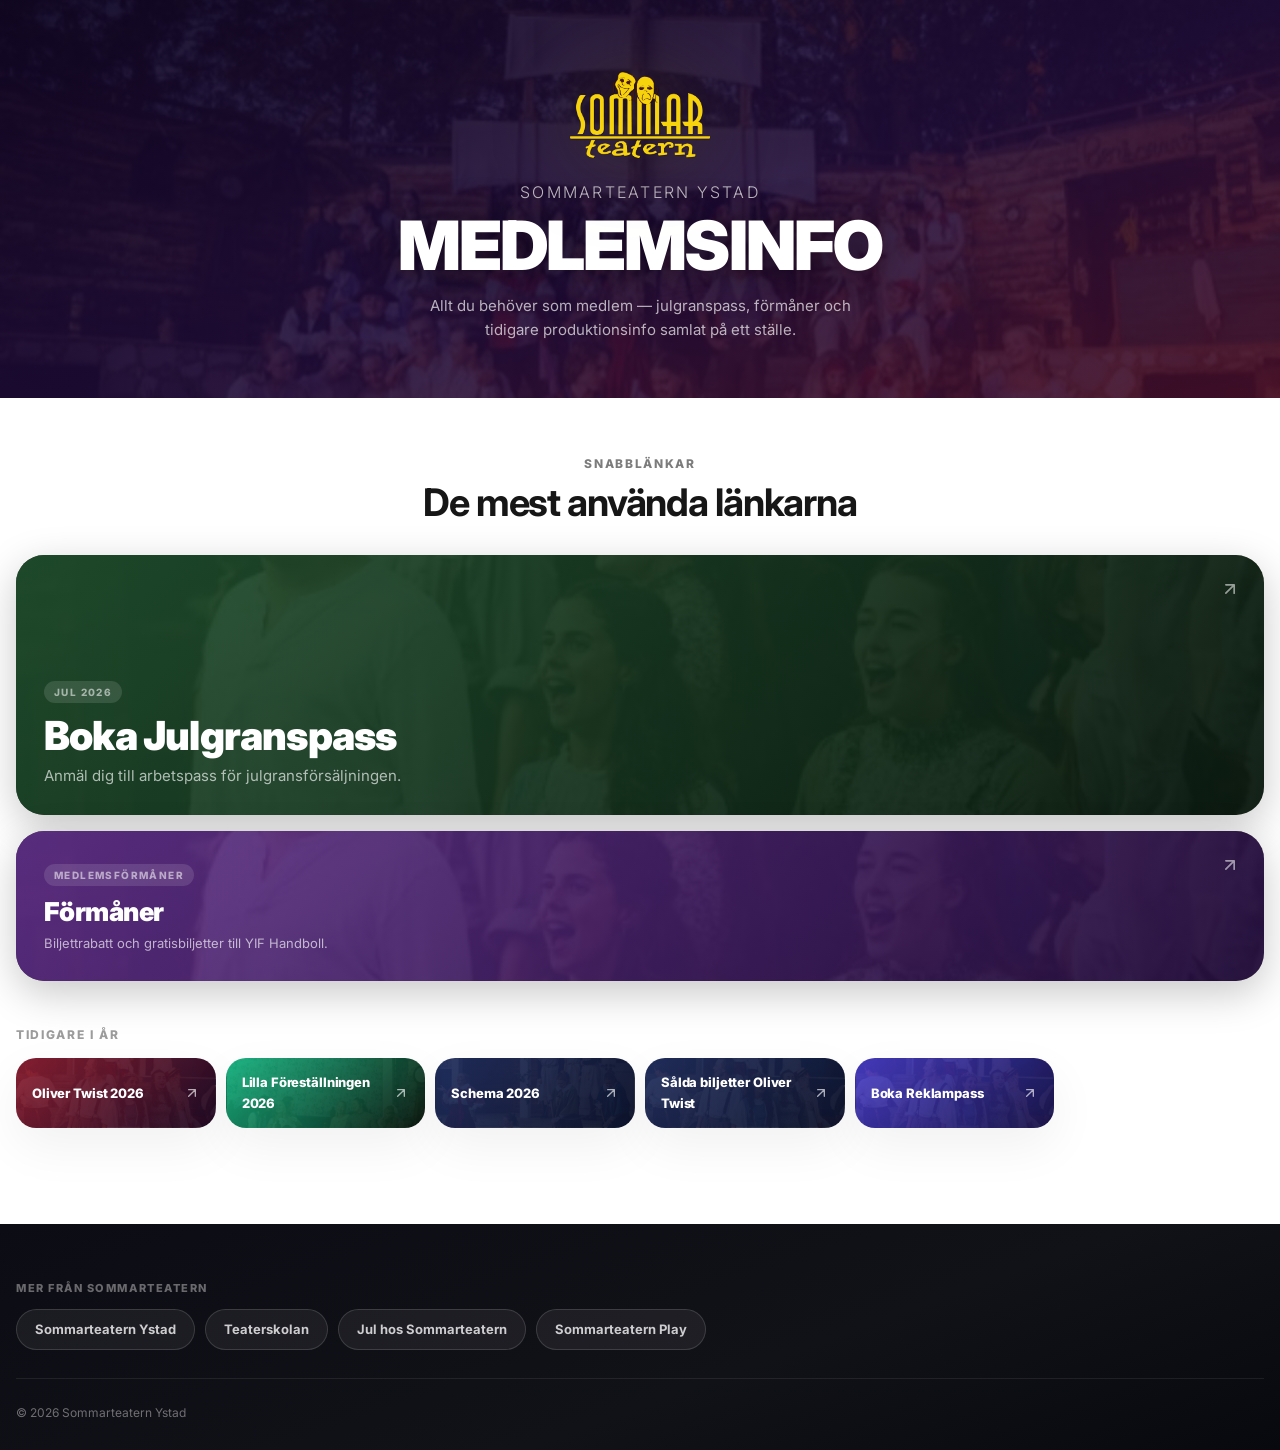
<file: index.html>
<!DOCTYPE html>
<html lang="sv">
<head>
  <meta charset="UTF-8">
  <meta name="viewport" content="width=device-width, initial-scale=1.0">
  <title>Medlemsinfo — Sommarteatern Ystad</title>
  <meta name="description" content="Medlemssida för Sommarteatern Ystad — boka julgranspass, se medlemsförmåner och hitta tidigare produktionsinfo samlat på ett ställe.">
  <meta name="robots" content="noindex, nofollow">
  <link rel="preconnect" href="https://fonts.googleapis.com">
  <link rel="preconnect" href="https://fonts.gstatic.com" crossorigin>
  <link href="https://fonts.googleapis.com/css2?family=Inter:ital,opsz,wght@0,14..32,300..900;1,14..32,300..900&display=swap" rel="stylesheet">
  <link rel="icon" type="image/png" href="images/sommarteater-logo-yellow.png">
  <link rel="apple-touch-icon" href="images/sommarteater-logo-yellow.png">
  <link rel="stylesheet" href="css/style.css">
</head>
<body>

  <!-- ═══════════════════════════════════════
       HERO
  ════════════════════════════════════════ -->
  <section class="hero-section">
    <div class="container">
      <img src="images/sommarteater-logo-yellow.png" alt="Sommarteatern Ystad" class="hero-logo">
      <span class="hero-kicker">Sommarteatern Ystad</span>
      <h1 class="hero-title">MEDLEMSINFO</h1>
      <p class="hero-sub">Allt du behöver som medlem — julgranspass, förmåner och tidigare produktionsinfo samlat på ett ställe.</p>
    </div>
  </section>

  <!-- ═══════════════════════════════════════
       SNABBLÄNKAR
  ════════════════════════════════════════ -->
  <section class="section section--home-links">
    <div class="container">
      <header class="section-head center">
        <p class="section-kicker">Snabblänkar</p>
        <h2>De mest använda länkarna</h2>
      </header>

      <div class="link-grid">

        <a href="cafe-pass.html" class="link-tile link-tile--featured link-tile--jul" style="--tile-photo: url('/images/accent-cafe.jpg');">
          <div class="link-tile-inner">
            <span class="link-tile-tag">Jul 2026</span>
            <h3 class="link-tile-title">Boka Julgranspass</h3>
            <p class="link-tile-desc">Anmäl dig till arbetspass för julgransförsäljningen.</p>
            <svg class="link-tile-arrow" width="20" height="20" viewBox="0 0 24 24" fill="none" stroke="currentColor" stroke-width="2" stroke-linecap="round" stroke-linejoin="round"><path d="M7 17L17 7M17 7H7M17 7V17"/></svg>
          </div>
        </a>

        <a href="formaner.html" class="link-tile link-tile--wide link-tile--formaner" style="--tile-photo: url('/images/accent-formaner.jpg');">
          <div class="link-tile-inner">
            <span class="link-tile-tag">Medlemsförmåner</span>
            <h3 class="link-tile-title">Förmåner</h3>
            <p class="link-tile-desc">Biljettrabatt och gratisbiljetter till YIF Handboll.</p>
            <svg class="link-tile-arrow" width="20" height="20" viewBox="0 0 24 24" fill="none" stroke="currentColor" stroke-width="2" stroke-linecap="round" stroke-linejoin="round"><path d="M7 17L17 7M17 7H7M17 7V17"/></svg>
          </div>
        </a>

      </div>

      <p class="archive-label">Tidigare i år</p>
      <div class="archive-grid">

        <a href="oliver-twist.html" class="archive-tile archive-tile--oliver" style="--tile-photo: url('/images/accent-oliver-twist.jpg');">
          Oliver Twist 2026
          <svg width="16" height="16" viewBox="0 0 24 24" fill="none" stroke="currentColor" stroke-width="2" stroke-linecap="round" stroke-linejoin="round"><path d="M7 17L17 7M17 7H7M17 7V17"/></svg>
        </a>

        <a href="lilla-forestallningen.html" class="archive-tile archive-tile--lilla" style="--tile-photo: url('/images/accent-lilla-forestallningen.jpg');">
          Lilla Föreställningen 2026
          <svg width="16" height="16" viewBox="0 0 24 24" fill="none" stroke="currentColor" stroke-width="2" stroke-linecap="round" stroke-linejoin="round"><path d="M7 17L17 7M17 7H7M17 7V17"/></svg>
        </a>

        <a href="schema.html" class="archive-tile archive-tile--schema" style="--tile-photo: url('/images/accent-schema.jpg');">
          Schema 2026
          <svg width="16" height="16" viewBox="0 0 24 24" fill="none" stroke="currentColor" stroke-width="2" stroke-linecap="round" stroke-linejoin="round"><path d="M7 17L17 7M17 7H7M17 7V17"/></svg>
        </a>

        <a href="https://live-sales.nortic.se/SIVIVLPBEH?new" target="_blank" rel="noopener" class="archive-tile archive-tile--tickets" style="--tile-photo: url('/images/accent-oliver-twist.jpg');">
          Sålda biljetter Oliver Twist
          <svg width="16" height="16" viewBox="0 0 24 24" fill="none" stroke="currentColor" stroke-width="2" stroke-linecap="round" stroke-linejoin="round"><path d="M7 17L17 7M17 7H7M17 7V17"/></svg>
        </a>

        <a href="reklampass.html" class="archive-tile archive-tile--reklam" style="--tile-photo: url('/images/accent-reklampass.jpg');">
          Boka Reklampass
          <svg width="16" height="16" viewBox="0 0 24 24" fill="none" stroke="currentColor" stroke-width="2" stroke-linecap="round" stroke-linejoin="round"><path d="M7 17L17 7M17 7H7M17 7V17"/></svg>
        </a>

      </div>
    </div>
  </section>

  <!-- ═══════════════════════════════════════
       FOOTER
  ════════════════════════════════════════ -->
  <footer class="site-footer">
    <div class="container">

      <p class="footer-links-title">Mer från Sommarteatern</p>
      <div class="footer-links">
        <a href="https://www.sommarteaternystad.com" target="_blank" rel="noopener" class="footer-link-pill">Sommarteatern Ystad</a>
        <a href="https://teaterskolan.sommarteaternystad.com" target="_blank" rel="noopener" class="footer-link-pill">Teaterskolan</a>
        <a href="https://jul.sommarteaternystad.com" target="_blank" rel="noopener" class="footer-link-pill">Jul hos Sommarteatern</a>
        <a href="https://sommarteaternplay.com" target="_blank" rel="noopener" class="footer-link-pill">Sommarteatern Play</a>
      </div>

      <div class="footer-bottom">
        <span>© 2026 Sommarteatern Ystad</span>
      </div>
    </div>
  </footer>

</body>
</html>
</file>
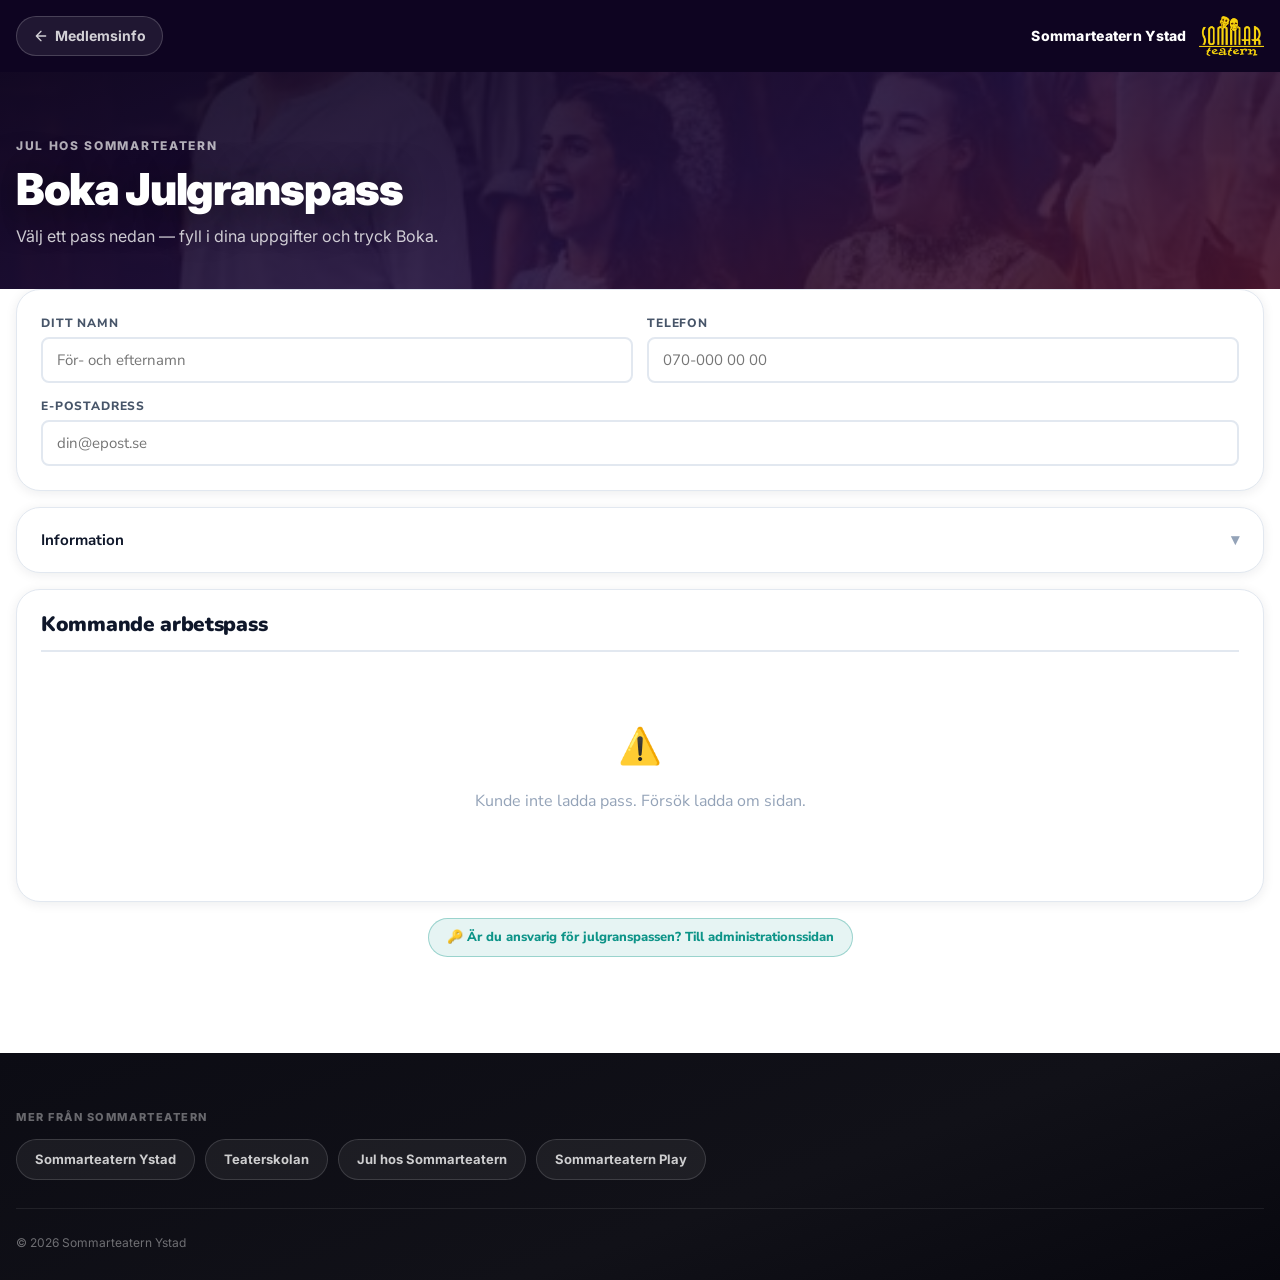
<file: cafe-pass.html>
<!DOCTYPE html>
<html lang="sv">
<head>
  <meta charset="UTF-8">
  <meta name="viewport" content="width=device-width, initial-scale=1.0">
  <title>Boka Julgranspass — Medlemsinfo</title>
  <meta name="robots" content="noindex, nofollow">
  <link rel="preconnect" href="https://fonts.googleapis.com">
  <link rel="preconnect" href="https://fonts.gstatic.com" crossorigin>
  <link href="https://fonts.googleapis.com/css2?family=Inter:ital,opsz,wght@0,14..32,300..900;1,14..32,300..900&display=swap" rel="stylesheet">
  <link href="https://fonts.googleapis.com/css2?family=Nunito:wght@400;600;700;800;900&family=Nunito+Sans:wght@400;600;700&display=swap" rel="stylesheet">
  <link rel="icon" type="image/png" href="images/sommarteater-logo-yellow.png">
  <link rel="stylesheet" href="css/style.css">
  <style>
    /* ══════════════════════════════════════════════
       CAFÉ-PASS-VERKTYG — scopead under #cafe-app
       så inget krockar med sajtens egna klasser
    ══════════════════════════════════════════════ */
    #cafe-app, #cafe-app *, #cafe-app *::before, #cafe-app *::after { box-sizing: border-box; }
    #cafe-app {
      --bg:           #f0f4f8;
      --surface:      #ffffff;
      --surface-alt:  #f8fafc;
      --border:       #e2e8f0;
      --text-primary: #0f172a;
      --text-secondary:#475569;
      --text-muted:   #94a3b8;
      --accent:       #0d9488;
      --accent-hover: #0f766e;
      --accent-light: #f0fdfa;
      --accent-mid:   #ccfbf1;
      --danger:       #e11d48;
      --danger-light: #fff1f2;
      --available:    #16a34a;
      --taken:        #cbd5e1;
      --radius-xl: 24px;
      --radius-lg: 16px;
      --radius-md: 12px;
      --radius-sm: 8px;
      --shadow-sm: 0 1px 4px rgba(15,23,42,0.06);
      --shadow:    0 2px 12px rgba(15,23,42,0.08);
      --shadow-lg: 0 8px 32px rgba(15,23,42,0.12);

      font-family: 'Nunito Sans', sans-serif;
      color: var(--text-primary);
      line-height: 1.5;
    }

    #cafe-app .card {
      background: var(--surface);
      border-radius: var(--radius-xl);
      border: 1px solid var(--border);
      box-shadow: var(--shadow);
      margin-bottom: 16px;
      overflow: hidden;
    }
    #cafe-app .card-body { padding: 24px; }

    #cafe-app .form-grid {
      display: grid;
      grid-template-columns: 1fr 1fr;
      gap: 14px;
    }
    #cafe-app .form-grid .full { grid-column: 1 / -1; }
    @media (max-width: 520px) { #cafe-app .form-grid { grid-template-columns: 1fr; } }

    #cafe-app .field { display: flex; flex-direction: column; gap: 5px; }
    #cafe-app .field label {
      font-size: 0.75rem;
      font-weight: 800;
      text-transform: uppercase;
      letter-spacing: 0.07em;
      color: var(--text-secondary);
    }
    #cafe-app .field input {
      padding: 11px 14px;
      border: 2px solid var(--border);
      border-radius: var(--radius-sm);
      font-family: 'Nunito Sans', sans-serif;
      font-size: 15px;
      color: var(--text-primary);
      background: var(--surface);
      transition: border-color 0.15s, box-shadow 0.15s;
      width: 100%;
    }
    #cafe-app .field input:focus {
      outline: none;
      border-color: var(--accent);
      box-shadow: 0 0 0 3px rgba(13,148,136,0.12);
    }
    #cafe-app .field input.invalid {
      border-color: var(--danger);
      background: var(--danger-light);
      box-shadow: 0 0 0 3px rgba(225,29,72,0.08);
    }

    #cafe-app details { border: none; }
    #cafe-app details summary {
      padding: 20px 24px;
      font-weight: 700;
      font-size: 0.95rem;
      cursor: pointer;
      list-style: none;
      display: flex;
      justify-content: space-between;
      align-items: center;
      border-radius: var(--radius-xl);
      transition: background 0.15s;
      color: var(--text-primary);
    }
    #cafe-app details summary:hover { background: var(--surface-alt); }
    #cafe-app details summary::-webkit-details-marker { display: none; }
    #cafe-app details summary::after { content: '▾'; color: var(--text-muted); font-size: 1rem; transition: transform 0.2s; }
    #cafe-app details[open] summary::after { transform: rotate(180deg); }
    #cafe-app .info-content {
      padding: 0 24px 20px;
      font-size: 0.93rem;
      color: var(--text-secondary);
      line-height: 1.75;
      border-top: 1px solid var(--border);
      padding-top: 16px;
    }

    #cafe-app .section-heading {
      display: flex;
      align-items: center;
      gap: 12px;
      margin: 28px 0 14px;
    }
    #cafe-app .section-heading-text {
      font-family: 'Nunito', sans-serif;
      font-size: 0.82rem;
      font-weight: 800;
      text-transform: uppercase;
      letter-spacing: 0.1em;
      color: var(--text-muted);
      white-space: nowrap;
    }
    #cafe-app .section-heading-line {
      flex: 1;
      height: 1px;
      background: var(--border);
    }

    #cafe-app .pass-card {
      background: var(--surface);
      border: 2px solid var(--border);
      border-radius: var(--radius-xl);
      margin-bottom: 12px;
      overflow: hidden;
      box-shadow: var(--shadow-sm);
      transition: border-color 0.15s, box-shadow 0.15s, transform 0.1s;
    }
    #cafe-app .pass-card:hover { box-shadow: var(--shadow); transform: translateY(-1px); }

    #cafe-app .pass-header {
      padding: 18px 20px;
      cursor: pointer;
      display: flex;
      align-items: flex-start;
      justify-content: space-between;
      gap: 14px;
      border-left: 5px solid transparent;
      user-select: none;
      transition: background 0.12s;
    }
    #cafe-app .pass-header:hover { background: var(--surface-alt); }
    #cafe-app .pass-header.open { background: var(--surface-alt); }

    #cafe-app .pass-header-left { flex: 1; min-width: 0; }

    #cafe-app .event-pill {
      display: inline-block;
      font-family: 'Nunito', sans-serif;
      font-size: 0.72rem;
      font-weight: 800;
      text-transform: uppercase;
      letter-spacing: 0.08em;
      color: white;
      padding: 3px 11px;
      border-radius: 20px;
      margin-bottom: 8px;
    }

    #cafe-app .pass-date {
      font-family: 'Nunito', sans-serif;
      font-size: 1.3rem;
      font-weight: 900;
      color: var(--text-primary);
      letter-spacing: -0.3px;
      margin-bottom: 4px;
      line-height: 1.2;
    }

    #cafe-app .pass-time-chip {
      display: inline-block;
      font-size: 0.78rem;
      font-weight: 700;
      background: var(--border);
      color: var(--text-secondary);
      padding: 2px 10px;
      border-radius: 20px;
      margin-bottom: 6px;
    }

    #cafe-app .pass-meta {
      font-size: 0.82rem;
      color: var(--text-secondary);
      display: flex;
      align-items: center;
      gap: 6px;
      flex-wrap: wrap;
      margin-top: 2px;
    }
    #cafe-app .ansvarig-chip {
      font-size: 0.78rem;
      font-weight: 700;
      background: var(--accent-light);
      color: var(--accent);
      border: 1px solid var(--accent-mid);
      border-radius: 20px;
      padding: 2px 10px;
    }

    #cafe-app .pass-header-right {
      display: flex;
      flex-direction: column;
      align-items: flex-end;
      gap: 5px;
      flex-shrink: 0;
      padding-top: 4px;
    }
    #cafe-app .availability-dots { font-size: 1.1em; letter-spacing: 3px; line-height: 1; }
    #cafe-app .dot-available { color: var(--available); }
    #cafe-app .dot-taken { color: var(--taken); }
    #cafe-app .slots-label { font-size: 0.75rem; color: var(--text-muted); white-space: nowrap; font-weight: 600; }
    #cafe-app .slots-full { color: var(--danger); font-weight: 700; }
    #cafe-app .toggle-chevron { font-size: 0.75rem; color: var(--text-muted); transition: transform 0.2s; margin-top: 2px; }
    #cafe-app .pass-header.open .toggle-chevron { transform: rotate(180deg); }

    #cafe-app .pass-details {
      display: none;
      border-top: 2px solid var(--border);
      background: var(--surface-alt);
      padding: 16px 20px;
    }
    #cafe-app .pass-details.visible { display: block; }

    #cafe-app .slot-list { display: flex; flex-direction: column; gap: 8px; }

    #cafe-app .slot-row {
      display: flex;
      align-items: center;
      justify-content: space-between;
      gap: 12px;
      padding: 11px 15px;
      border-radius: var(--radius-md);
      border: 1.5px solid var(--border);
      background: var(--surface);
    }
    #cafe-app .slot-row.responsible {
      background: var(--accent-light);
      border-color: var(--accent-mid);
    }
    #cafe-app .slot-row.booked {
      background: #f8fafc;
    }
    #cafe-app .slot-row.open-slot {
      background: #f0fdf4;
      border-color: #bbf7d0;
    }

    #cafe-app .slot-name { font-weight: 700; font-size: 0.88rem; color: var(--text-primary); }
    #cafe-app .slot-tag {
      font-size: 0.72rem;
      font-weight: 800;
      padding: 3px 9px;
      border-radius: 20px;
      white-space: nowrap;
      text-transform: uppercase;
      letter-spacing: 0.05em;
    }
    #cafe-app .tag-responsible { background: var(--accent-mid); color: var(--accent-hover); }
    #cafe-app .tag-booked { background: #e2e8f0; color: #475569; }
    #cafe-app .tag-open { color: var(--available); font-size: 0.83rem; font-weight: 700; text-transform: none; letter-spacing: 0; }

    #cafe-app .boka-btn {
      background: var(--accent);
      color: white;
      padding: 8px 20px;
      border: none;
      border-radius: var(--radius-sm);
      cursor: pointer;
      font-family: 'Nunito', sans-serif;
      font-size: 0.83rem;
      font-weight: 800;
      letter-spacing: 0.02em;
      transition: background 0.12s, transform 0.1s, box-shadow 0.1s;
      white-space: nowrap;
    }
    #cafe-app .boka-btn:hover {
      background: var(--accent-hover);
      transform: translateY(-1px);
      box-shadow: 0 4px 12px rgba(13,148,136,0.25);
    }
    #cafe-app .boka-btn:active { transform: translateY(0); }
    #cafe-app .boka-btn:disabled { background: #cbd5e1; cursor: not-allowed; transform: none; box-shadow: none; }

    #cafe-app #status-message {
      position: fixed;
      top: 20px;
      left: 50%;
      transform: translateX(-50%);
      max-width: 92%;
      padding: 13px 22px;
      border-radius: var(--radius-md);
      display: none;
      text-align: center;
      font-family: 'Nunito', sans-serif;
      font-weight: 800;
      font-size: 0.9rem;
      z-index: 9999;
      box-shadow: var(--shadow-lg);
      transition: opacity 0.3s;
    }
    #cafe-app .success { background: #dcfce7; color: #15803d; border: 1.5px solid #bbf7d0; }
    #cafe-app .error   { background: #ffe4e6; color: #be123c; border: 1.5px solid #fecdd3; }

    #cafe-app .state-box {
      text-align: center;
      padding: 48px 24px;
      color: var(--text-muted);
    }
    #cafe-app .state-box .icon { font-size: 2.2rem; margin-bottom: 10px; }
    #cafe-app .spinner {
      display: inline-block;
      width: 20px; height: 20px;
      border: 2.5px solid var(--border);
      border-top-color: var(--accent);
      border-radius: 50%;
      animation: cafeSpin 0.65s linear infinite;
      vertical-align: middle;
      margin-right: 8px;
    }
    @keyframes cafeSpin { to { transform: rotate(360deg); } }

    #cafe-app .card-title {
      font-family: 'Nunito', sans-serif;
      font-size: 1.3rem;
      font-weight: 900;
      margin: 0 0 20px;
      color: var(--text-primary);
      letter-spacing: -0.3px;
      padding-bottom: 14px;
      border-bottom: 2px solid var(--border);
    }
  </style>
</head>
<body>

  <div class="topbar">
    <div class="container">
      <a href="index.html" class="topbar-back">
        <svg width="16" height="16" viewBox="0 0 24 24" fill="none" stroke="currentColor" stroke-width="2" stroke-linecap="round" stroke-linejoin="round"><path d="M19 12H5M12 19l-7-7 7-7"/></svg>
        Medlemsinfo
      </a>
      <div class="topbar-brand">
        <span class="topbar-title">Sommarteatern Ystad</span>
        <img src="images/sommarteater-logo-yellow.png" alt="Sommarteatern Ystad" class="topbar-logo">
      </div>
    </div>
  </div>

  <section class="page-hero" style="background-image:url('images/accent-cafe.jpg'); padding-bottom: 32px;">
    <div class="container">
      <p class="section-kicker">Jul hos Sommarteatern</p>
      <h1 class="page-title">Boka Julgranspass</h1>
      <p class="page-lead">Välj ett pass nedan — fyll i dina uppgifter och tryck Boka.</p>
    </div>
  </section>

  <!-- ═══════════════════════════════════════
       CAFÉ-PASS-VERKTYGET (tidigare inbäddat via iframe,
       nu inbakat direkt på sidan — samma funktion, oförändrad)
  ════════════════════════════════════════ -->
  <section class="container" style="padding-bottom: 56px;">
    <div id="cafe-app">

      <!-- FORMULÄR -->
      <div class="card">
        <div class="card-body">
          <div class="form-grid">
            <div class="field">
              <label for="namn">Ditt namn</label>
              <input type="text" id="namn" placeholder="För- och efternamn" autocomplete="name">
            </div>
            <div class="field">
              <label for="telefon">Telefon</label>
              <input type="tel" id="telefon" placeholder="070-000 00 00" autocomplete="tel">
            </div>
            <div class="field full">
              <label for="epost">E-postadress</label>
              <input type="email" id="epost" placeholder="din@epost.se" autocomplete="email">
            </div>
          </div>
        </div>
      </div>

      <!-- INFO -->
      <div class="card" style="padding:0;">
        <details>
          <summary id="info-title">Laddar information…</summary>
          <div class="info-content" id="info-content"></div>
        </details>
      </div>

      <!-- TOAST -->
      <div id="status-message"></div>

      <!-- PASS -->
      <div class="card">
        <div class="card-body">
          <h2 class="card-title">Kommande arbetspass</h2>
          <div id="passes-container">
            <div class="state-box"><span class="spinner"></span> Laddar pass…</div>
          </div>
        </div>
      </div>

      <!-- ADMIN -->
      <div style="text-align:center; margin-top: 8px;">
        <a href="https://script.google.com/macros/s/AKfycbxEjW2IMjgA4ERmTwCeDG6n3Pn6tPs2bTy6FCx7XPf_52jaxcmawQoKGZJZENi3vkpUvQ/exec?page=admin" target="_blank" rel="noopener" style="display:inline-flex; align-items:center; gap:7px; padding:9px 18px; border-radius:999px; background:rgba(13,148,136,0.10); border:1.5px solid rgba(13,148,136,0.35); color:#0d9488; font-size:13px; font-weight:800; text-decoration:none;">
          🔑 Är du ansvarig för julgranspassen? Till administrationssidan
        </a>
      </div>

    </div>
  </section>

  <footer class="site-footer">
    <div class="container">

      <p class="footer-links-title">Mer från Sommarteatern</p>
      <div class="footer-links">
        <a href="https://www.sommarteaternystad.com" target="_blank" rel="noopener" class="footer-link-pill">Sommarteatern Ystad</a>
        <a href="https://teaterskolan.sommarteaternystad.com" target="_blank" rel="noopener" class="footer-link-pill">Teaterskolan</a>
        <a href="https://jul.sommarteaternystad.com" target="_blank" rel="noopener" class="footer-link-pill">Jul hos Sommarteatern</a>
        <a href="https://sommarteaternplay.com" target="_blank" rel="noopener" class="footer-link-pill">Sommarteatern Play</a>
      </div>

      <div class="footer-bottom">
        <span>© 2026 Sommarteatern Ystad</span>
      </div>
    </div>
  </footer>

<script>
  const GAS_URL = 'https://script.google.com/macros/s/AKfycbxEjW2IMjgA4ERmTwCeDG6n3Pn6tPs2bTy6FCx7XPf_52jaxcmawQoKGZJZENi3vkpUvQ/exec';

  document.addEventListener('DOMContentLoaded', () => {
    loadInfo();
    loadPasses();
  });

  // ── INFO ACCORDION ──
  async function loadInfo() {
    try {
      const res = await fetch(GAS_URL + '?action=getInfo', { cache: 'no-store' });
      const info = await res.json();
      document.getElementById('info-title').textContent = info.title;
      document.getElementById('info-content').innerHTML = info.content;
    } catch (e) {
      document.getElementById('info-title').textContent = 'Information';
      document.getElementById('info-content').innerHTML = 'Kunde inte ladda informationstexten.';
    }
  }

  // ── COLOUR PALETTE ──
  // Distinct, vibrant colours per föreställning — same name = same colour always
  const EVENT_COLORS = [
    '#0d9488', // teal
    '#7c3aed', // violet
    '#ea580c', // orange
    '#0369a1', // blue
    '#be185d', // pink
    '#15803d', // green
    '#b45309', // amber
    '#0e7490', // cyan
    '#6d28d9', // purple
    '#dc2626', // red
  ];
  const colorCache = {};
  let colorIndex = 0;
  function eventColor(name) {
    if (!colorCache[name]) { colorCache[name] = EVENT_COLORS[colorIndex++ % EVENT_COLORS.length]; }
    return colorCache[name];
  }

  // ── DOTS ──
  function dots(available, total) {
    let s = '';
    for (let i = 0; i < total; i++) {
      s += i < available
        ? '<span class="dot-available" title="Ledig">●</span>'
        : '<span class="dot-taken" title="Bokad">●</span>';
    }
    return `<span class="availability-dots">${s}</span>`;
  }

  // ── SECTION LABELS mapping (must match Kod.gs) ──
  let lastSection = null;

  function sectionDivider(section) {
    if (section === lastSection) return '';
    lastSection = section;
    const icons = {
      'Vårens föreställningar – Teaterskolan': '🌸',
      'Sommarens föreställningar – Sommarteatern': '☀️',
      'Jul hos Sommarteatern': '🎄',
      'Kommande föreställningar': '🎭'
    };
    const icon = icons[section] || '🎭';
    return `
      <div class="section-heading">
        <span class="section-heading-text">${icon} ${section}</span>
        <div class="section-heading-line"></div>
      </div>`;
  }

  // ── MAIN RENDER ──
  // Data är en sorterad array från backend — ingen frontend-sortering behövs
  async function loadPasses() {
    document.getElementById('passes-container').innerHTML =
      '<div class="state-box"><span class="spinner"></span> Laddar pass…</div>';
    try {
      const res = await fetch(GAS_URL + '?action=getPasses', { cache: 'no-store' });
      const passes = await res.json();
      renderPasses(passes);
    } catch (e) {
      document.getElementById('passes-container').innerHTML =
        '<div class="state-box"><div class="icon">⚠️</div><p>Kunde inte ladda pass. Försök ladda om sidan.</p></div>';
    }
  }

  function renderPasses(passes) {
    lastSection = null;
    const container = document.getElementById('passes-container');
    container.innerHTML = '';

    if (!passes || passes.length === 0) {
      container.innerHTML = '<div class="state-box"><div class="icon">🎭</div><p>Inga kommande pass just nu.</p></div>';
      return;
    }

    // Pre-assign colours in order they appear (stable across renders)
    passes.forEach(p => eventColor(p.event));

    let html = '';
    passes.forEach((pass, idx) => {
      const color = eventColor(pass.event);
      const isFull = pass.availableSlots === 0;

      html += sectionDivider(pass.section);

      html += `
        <div class="pass-card" id="card-${idx}">
          <div class="pass-header" id="hdr-${idx}" style="border-left-color:${color}" onclick="toggleCard(${idx})">
            <div class="pass-header-left">
              <div><span class="event-pill" style="background:${color}">${pass.event}</span></div>
              <div class="pass-date">${pass.date}</div>
              <div><span class="pass-time-chip">⏰ ${pass.tid}</span></div>
              <div class="pass-meta">
                <span>Ansvarig:</span>
                <span class="ansvarig-chip">${pass.huvudansvarig}</span>
                <span style="color:var(--text-muted)">· ${pass.uppgift}</span>
              </div>
            </div>
            <div class="pass-header-right">
              ${dots(pass.availableSlots, pass.totalSlots)}
              <div class="slots-label ${isFull ? 'slots-full' : ''}">
                ${isFull ? 'Fullbokat' : `${pass.availableSlots} av ${pass.totalSlots} ledigt`}
              </div>
              <div class="toggle-chevron">▼</div>
            </div>
          </div>
          <div class="pass-details" id="det-${idx}">
            ${buildSlots(pass)}
          </div>
        </div>`;
    });

    container.innerHTML = html;
  }

  function buildSlots(pass) {
    let html = '<div class="slot-list">';

    // Ansvarig
    if (pass.huvudansvarig && pass.huvudansvarig !== 'Ingen angiven') {
      html += `
        <div class="slot-row responsible">
          <span class="slot-name">👤 ${pass.huvudansvarig}</span>
          <span class="slot-tag tag-responsible">Ansvarig</span>
        </div>`;
    }

    // Platser
    for (let i = 0; i < pass.totalSlots; i++) {
      if (i < pass.bookedBy.length) {
        html += `
          <div class="slot-row booked">
            <span class="slot-name">${pass.bookedBy[i].name}</span>
            <span class="slot-tag tag-booked">Bokad</span>
          </div>`;
      } else {
        html += `
          <div class="slot-row open-slot">
            <span class="tag-open">Ledig plats</span>
            <button class="boka-btn" onclick="boka(${pass.passId}, event)">Boka</button>
          </div>`;
      }
    }

    html += '</div>';
    return html;
  }

  function toggleCard(idx) {
    const hdr = document.getElementById('hdr-' + idx);
    const det = document.getElementById('det-' + idx);
    const open = det.classList.contains('visible');
    det.classList.toggle('visible', !open);
    hdr.classList.toggle('open', !open);
  }

  // ── BOOKING ──
  async function boka(passId, evt) {
    evt.stopPropagation(); // don't collapse card when clicking button

    const namn    = document.getElementById('namn').value.trim();
    const epost   = document.getElementById('epost').value.trim();
    const telefon = document.getElementById('telefon').value.trim();

    let valid = true;
    ['namn', 'epost', 'telefon'].forEach(id => {
      const el = document.getElementById(id);
      if (!el.value.trim()) { el.classList.add('invalid'); valid = false; }
      else el.classList.remove('invalid');
    });

    if (!valid) {
      showStatus('Fyll i namn, e-post och telefon för att boka.', false);
      window.scrollTo({ top: 0, behavior: 'smooth' });
      return;
    }

    document.querySelectorAll('.boka-btn').forEach(b => b.disabled = true);
    showStatus('Bokar…', true);

    try {
      const url = `${GAS_URL}?action=book&passId=${encodeURIComponent(passId)}&namn=${encodeURIComponent(namn)}&epost=${encodeURIComponent(epost)}&telefon=${encodeURIComponent(telefon)}`;
      const res = await fetch(url);
      const result = await res.json();
      showStatus(result.message, result.success);
      document.querySelectorAll('.boka-btn').forEach(b => b.disabled = false);
      if (result.success) loadPasses();
    } catch (e) {
      showStatus('Tekniskt fel. Försök igen.', false);
      document.querySelectorAll('.boka-btn').forEach(b => b.disabled = false);
    }
  }

  // ── TOAST ──
  function showStatus(msg, ok) {
    const el = document.getElementById('status-message');
    el.textContent = msg;
    el.className = ok ? 'success' : 'error';
    el.style.display = 'block';
    el.style.opacity = '1';
    clearTimeout(el._t);
    el._t = setTimeout(() => {
      el.style.opacity = '0';
      setTimeout(() => { el.style.display = 'none'; el.style.opacity = '1'; }, 320);
    }, 6000);
  }
</script>

</body>
</html>
</file>
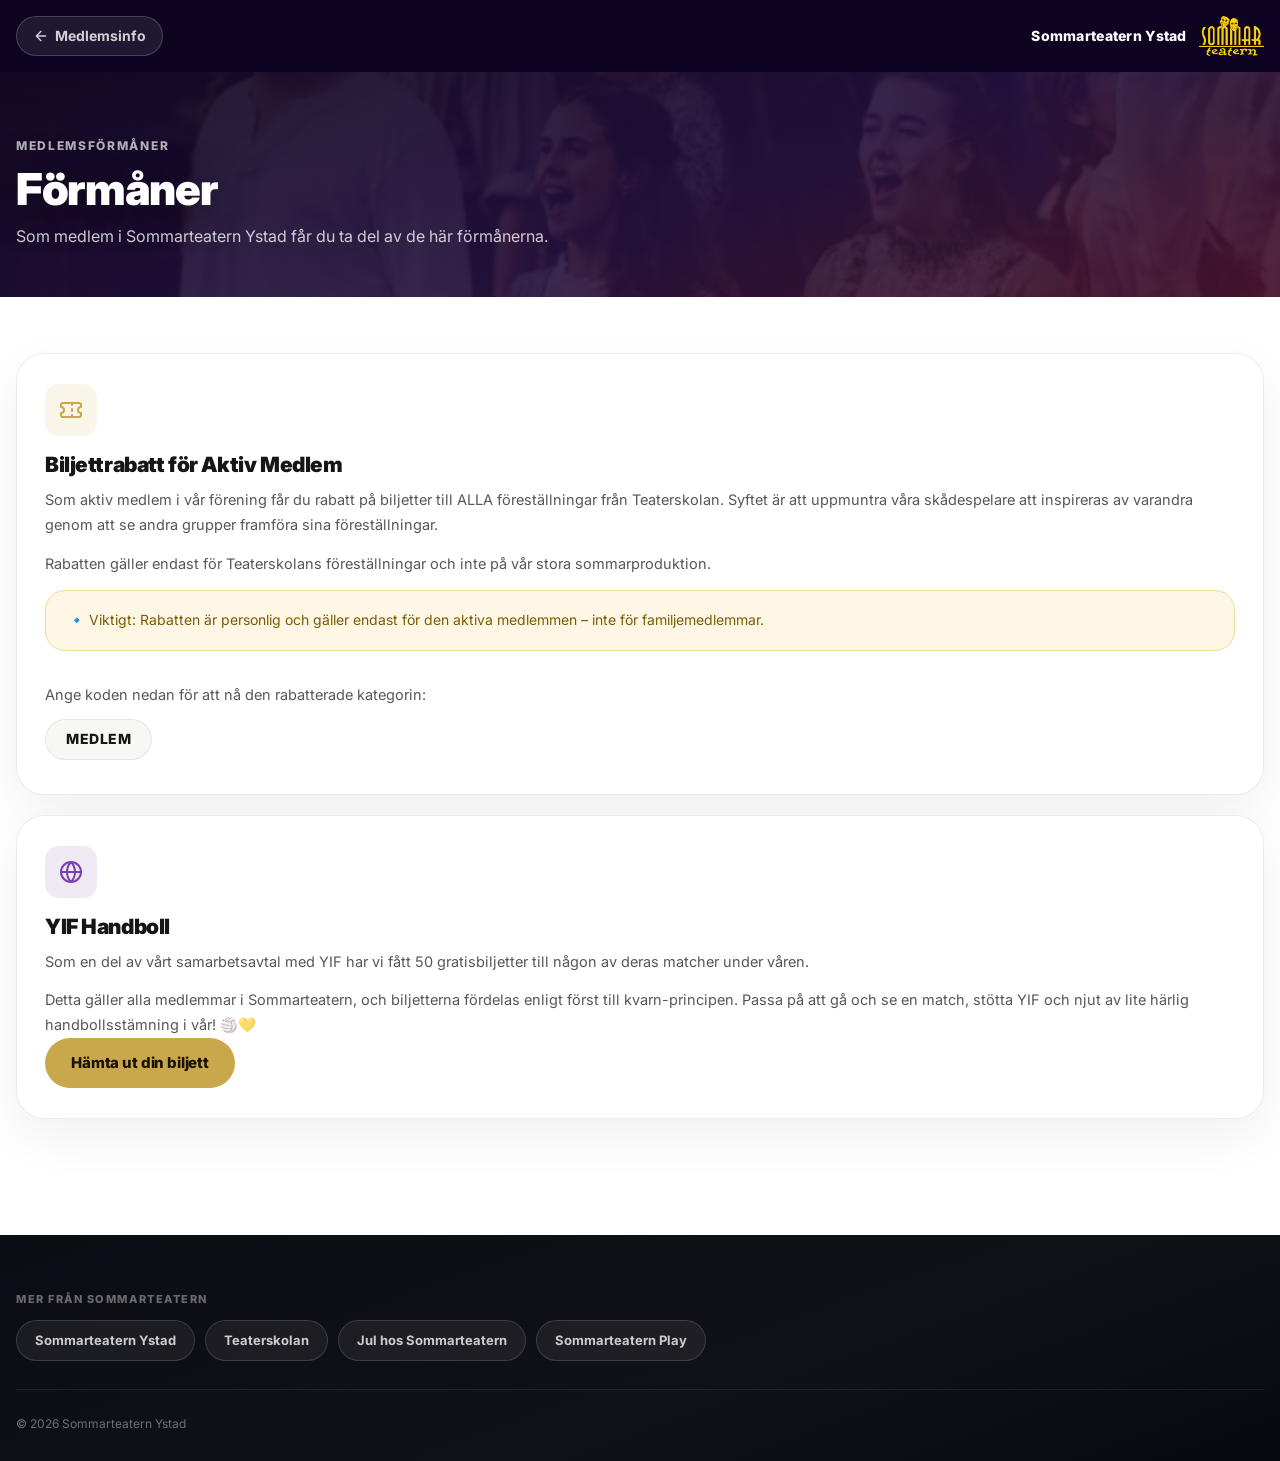
<file: formaner.html>
<!DOCTYPE html>
<html lang="sv">
<head>
  <meta charset="UTF-8">
  <meta name="viewport" content="width=device-width, initial-scale=1.0">
  <title>Förmåner — Medlemsinfo</title>
  <meta name="robots" content="noindex, nofollow">
  <link rel="preconnect" href="https://fonts.googleapis.com">
  <link rel="preconnect" href="https://fonts.gstatic.com" crossorigin>
  <link href="https://fonts.googleapis.com/css2?family=Inter:ital,opsz,wght@0,14..32,300..900;1,14..32,300..900&display=swap" rel="stylesheet">
  <link rel="icon" type="image/png" href="images/sommarteater-logo-yellow.png">
  <link rel="stylesheet" href="css/style.css">
</head>
<body>

  <div class="topbar">
    <div class="container">
      <a href="index.html" class="topbar-back">
        <svg width="16" height="16" viewBox="0 0 24 24" fill="none" stroke="currentColor" stroke-width="2" stroke-linecap="round" stroke-linejoin="round"><path d="M19 12H5M12 19l-7-7 7-7"/></svg>
        Medlemsinfo
      </a>
      <div class="topbar-brand">
        <span class="topbar-title">Sommarteatern Ystad</span>
        <img src="images/sommarteater-logo-yellow.png" alt="Sommarteatern Ystad" class="topbar-logo">
      </div>
    </div>
  </div>

  <section class="page-hero" style="background-image:url('images/accent-formaner.jpg');">
    <div class="container">
      <p class="section-kicker">Medlemsförmåner</p>
      <h1 class="page-title">Förmåner</h1>
      <p class="page-lead">Som medlem i Sommarteatern Ystad får du ta del av de här förmånerna.</p>
    </div>
  </section>

  <section class="section">
    <div class="container">

      <div style="margin-top: 0;">

        <div class="benefit-card">
          <span class="benefit-card-icon">
            <svg width="24" height="24" viewBox="0 0 24 24" fill="none" stroke="currentColor" stroke-width="2" stroke-linecap="round" stroke-linejoin="round"><path d="M2 9a3 3 0 0 1 0 6v2a2 2 0 0 0 2 2h16a2 2 0 0 0 2-2v-2a3 3 0 0 1 0-6V7a2 2 0 0 0-2-2H4a2 2 0 0 0-2 2z"/><path d="M13 5v2M13 11v2M13 17v2"/></svg>
          </span>
          <h2 class="benefit-card-title">Biljettrabatt för Aktiv Medlem</h2>
          <p>Som aktiv medlem i vår förening får du rabatt på biljetter till ALLA föreställningar från Teaterskolan. Syftet är att uppmuntra våra skådespelare att inspireras av varandra genom att se andra grupper framföra sina föreställningar.</p>
          <p>Rabatten gäller endast för Teaterskolans föreställningar och inte på vår stora sommarproduktion.</p>
          <div class="notice notice-info">🔹 Viktigt: Rabatten är personlig och gäller endast för den aktiva medlemmen – inte för familjemedlemmar.</div>
          <p style="margin-bottom: 6px;">Ange koden nedan för att nå den rabatterade kategorin:</p>
          <span class="benefit-card-code">MEDLEM</span>
        </div>

        <div class="benefit-card">
          <span class="benefit-card-icon benefit-card-icon--purple">
            <svg width="24" height="24" viewBox="0 0 24 24" fill="none" stroke="currentColor" stroke-width="2" stroke-linecap="round" stroke-linejoin="round"><circle cx="12" cy="12" r="10"/><path d="M12 2a14.5 14.5 0 0 0 0 20M12 2a14.5 14.5 0 0 1 0 20M2 12h20"/></svg>
          </span>
          <h2 class="benefit-card-title">YIF Handboll</h2>
          <p>Som en del av vårt samarbetsavtal med YIF har vi fått 50 gratisbiljetter till någon av deras matcher under våren.</p>
          <p>Detta gäller alla medlemmar i Sommarteatern, och biljetterna fördelas enligt först till kvarn-principen. Passa på att gå och se en match, stötta YIF och njut av lite härlig handbollsstämning i vår! 🏐💛</p>
          <a href="https://liveday.se/pools/company/2yH3WXx6D2HHi6pDyvd0czt3L85/320UnckDKcLiIJs41GTmuZDscp3" target="_blank" rel="noopener" class="btn btn-gold">Hämta ut din biljett</a>
        </div>

      </div>

    </div>
  </section>

  <footer class="site-footer">
    <div class="container">

      <p class="footer-links-title">Mer från Sommarteatern</p>
      <div class="footer-links">
        <a href="https://www.sommarteaternystad.com" target="_blank" rel="noopener" class="footer-link-pill">Sommarteatern Ystad</a>
        <a href="https://teaterskolan.sommarteaternystad.com" target="_blank" rel="noopener" class="footer-link-pill">Teaterskolan</a>
        <a href="https://jul.sommarteaternystad.com" target="_blank" rel="noopener" class="footer-link-pill">Jul hos Sommarteatern</a>
        <a href="https://sommarteaternplay.com" target="_blank" rel="noopener" class="footer-link-pill">Sommarteatern Play</a>
      </div>

      <div class="footer-bottom">
        <span>© 2026 Sommarteatern Ystad</span>
      </div>
    </div>
  </footer>

</body>
</html>
</file>
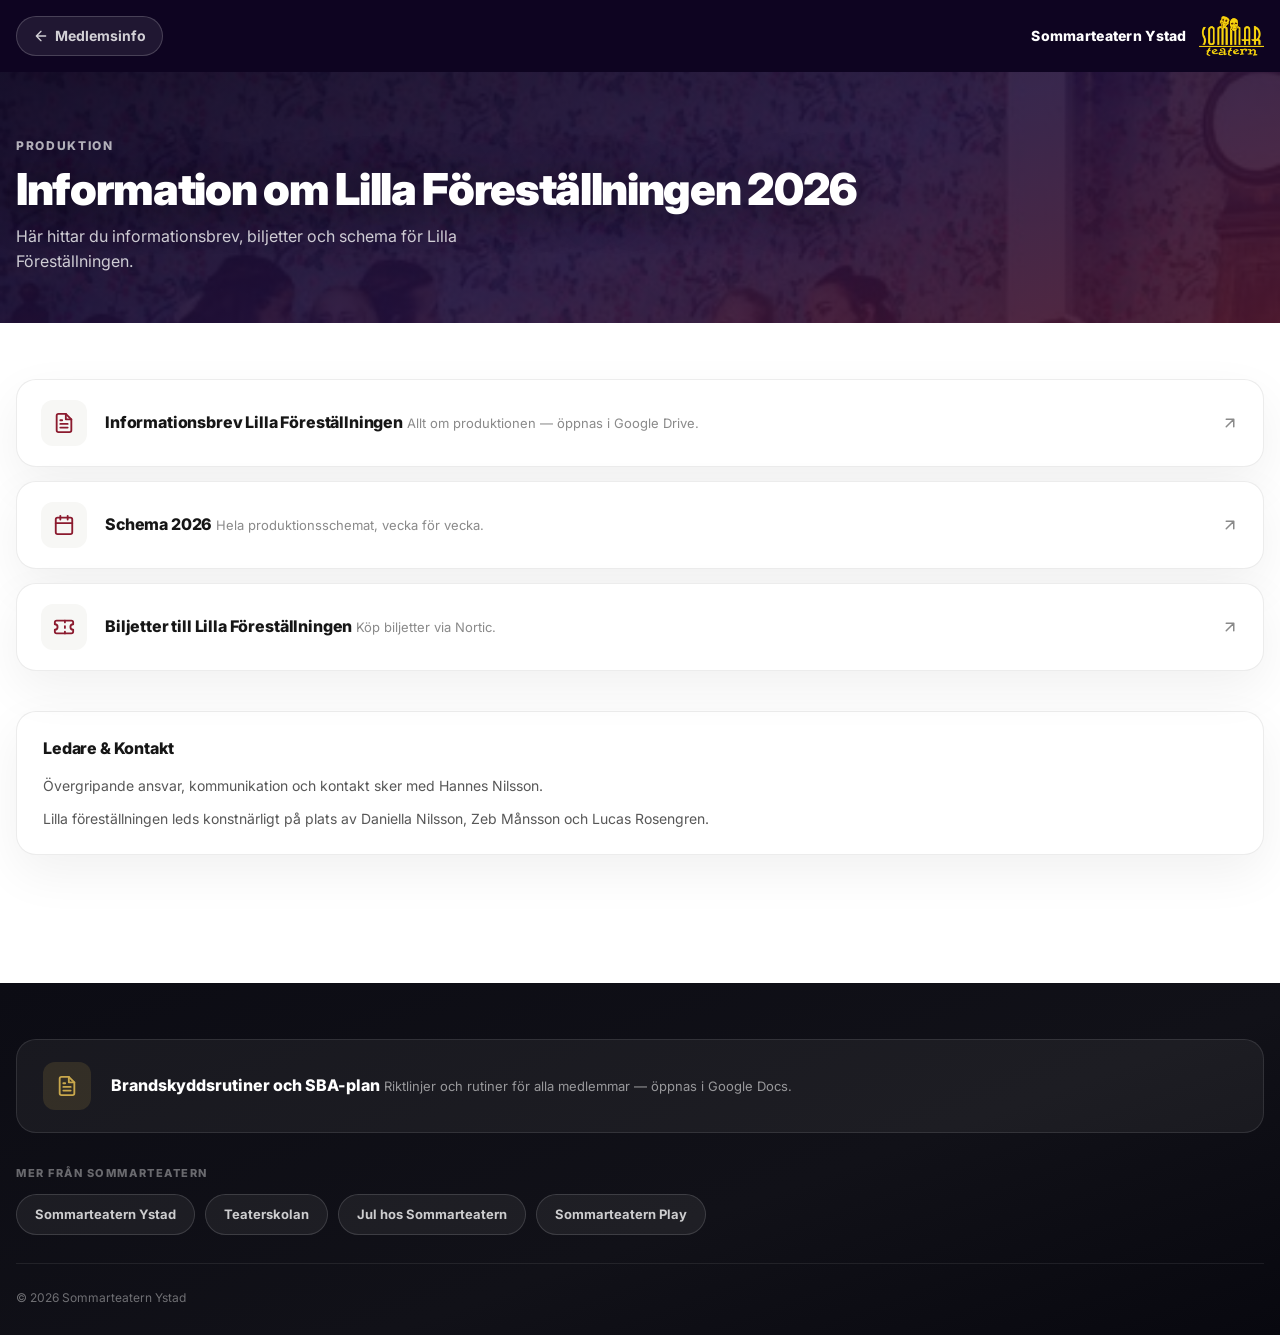
<file: lilla-forestallningen.html>
<!DOCTYPE html>
<html lang="sv">
<head>
  <meta charset="UTF-8">
  <meta name="viewport" content="width=device-width, initial-scale=1.0">
  <title>Lilla Föreställningen 2026 — Medlemsinfo</title>
  <meta name="robots" content="noindex, nofollow">
  <link rel="preconnect" href="https://fonts.googleapis.com">
  <link rel="preconnect" href="https://fonts.gstatic.com" crossorigin>
  <link href="https://fonts.googleapis.com/css2?family=Inter:ital,opsz,wght@0,14..32,300..900;1,14..32,300..900&display=swap" rel="stylesheet">
  <link rel="icon" type="image/png" href="images/sommarteater-logo-yellow.png">
  <link rel="stylesheet" href="css/style.css">
</head>
<body>

  <div class="topbar">
    <div class="container">
      <a href="index.html" class="topbar-back">
        <svg width="16" height="16" viewBox="0 0 24 24" fill="none" stroke="currentColor" stroke-width="2" stroke-linecap="round" stroke-linejoin="round"><path d="M19 12H5M12 19l-7-7 7-7"/></svg>
        Medlemsinfo
      </a>
      <div class="topbar-brand">
        <span class="topbar-title">Sommarteatern Ystad</span>
        <img src="images/sommarteater-logo-yellow.png" alt="Sommarteatern Ystad" class="topbar-logo">
      </div>
    </div>
  </div>

  <section class="page-hero" style="background-image:url('images/accent-lilla-forestallningen.jpg');">
    <div class="container">
      <p class="section-kicker">Produktion</p>
      <h1 class="page-title">Information om Lilla Föreställningen 2026</h1>
      <p class="page-lead">Här hittar du informationsbrev, biljetter och schema för Lilla Föreställningen.</p>
    </div>
  </section>

  <section class="section">
    <div class="container">

      <div class="resource-list" style="margin-top: 0;">

        <a href="https://drive.google.com/file/d/1sVn3SoE7T6rE-GRiwGttiSWPzhLnqbe9/view?usp=sharing" target="_blank" rel="noopener" class="resource-card">
          <span class="resource-icon">
            <svg width="22" height="22" viewBox="0 0 24 24" fill="none" stroke="currentColor" stroke-width="2" stroke-linecap="round" stroke-linejoin="round"><path d="M14 2H6a2 2 0 0 0-2 2v16a2 2 0 0 0 2 2h12a2 2 0 0 0 2-2V8z"/><path d="M14 2v6h6M16 13H8M16 17H8M10 9H8"/></svg>
          </span>
          <span class="resource-body">
            <span class="resource-title">Informationsbrev Lilla Föreställningen</span>
            <span class="resource-desc">Allt om produktionen — öppnas i Google Drive.</span>
          </span>
          <svg class="resource-go" width="18" height="18" viewBox="0 0 24 24" fill="none" stroke="currentColor" stroke-width="2" stroke-linecap="round" stroke-linejoin="round"><path d="M7 17L17 7M17 7H7M17 7V17"/></svg>
        </a>

        <a href="schema.html" class="resource-card">
          <span class="resource-icon">
            <svg width="22" height="22" viewBox="0 0 24 24" fill="none" stroke="currentColor" stroke-width="2" stroke-linecap="round" stroke-linejoin="round"><rect x="3" y="4" width="18" height="18" rx="2"/><path d="M16 2v4M8 2v4M3 10h18"/></svg>
          </span>
          <span class="resource-body">
            <span class="resource-title">Schema 2026</span>
            <span class="resource-desc">Hela produktionsschemat, vecka för vecka.</span>
          </span>
          <svg class="resource-go" width="18" height="18" viewBox="0 0 24 24" fill="none" stroke="currentColor" stroke-width="2" stroke-linecap="round" stroke-linejoin="round"><path d="M7 17L17 7M17 7H7M17 7V17"/></svg>
        </a>

        <a href="https://nortic.se/ticket/organizer/1010" target="_blank" rel="noopener" class="resource-card">
          <span class="resource-icon">
            <svg width="22" height="22" viewBox="0 0 24 24" fill="none" stroke="currentColor" stroke-width="2" stroke-linecap="round" stroke-linejoin="round"><path d="M2 9a3 3 0 0 1 0 6v2a2 2 0 0 0 2 2h16a2 2 0 0 0 2-2v-2a3 3 0 0 1 0-6V7a2 2 0 0 0-2-2H4a2 2 0 0 0-2 2z"/><path d="M13 5v2M13 11v2M13 17v2"/></svg>
          </span>
          <span class="resource-body">
            <span class="resource-title">Biljetter till Lilla Föreställningen</span>
            <span class="resource-desc">Köp biljetter via Nortic.</span>
          </span>
          <svg class="resource-go" width="18" height="18" viewBox="0 0 24 24" fill="none" stroke="currentColor" stroke-width="2" stroke-linecap="round" stroke-linejoin="round"><path d="M7 17L17 7M17 7H7M17 7V17"/></svg>
        </a>

      </div>

      <div class="info-card">
        <h3 class="info-card-title">Ledare &amp; Kontakt</h3>
        <p>Övergripande ansvar, kommunikation och kontakt sker med Hannes Nilsson.</p>
        <p>Lilla föreställningen leds konstnärligt på plats av Daniella Nilsson, Zeb Månsson och Lucas Rosengren.</p>
      </div>

    </div>
  </section>

  <footer class="site-footer">
    <div class="container">

      <a href="https://docs.google.com/document/d/1geXFDzrDOf6q9aDSC2nHeRZiPYTOtZndDSsv26AAL9U/edit?usp=sharing" target="_blank" rel="noopener" class="footer-doc-card">
        <span class="footer-doc-icon">
          <svg width="22" height="22" viewBox="0 0 24 24" fill="none" stroke="currentColor" stroke-width="2" stroke-linecap="round" stroke-linejoin="round"><path d="M14 2H6a2 2 0 0 0-2 2v16a2 2 0 0 0 2 2h12a2 2 0 0 0 2-2V8z"/><path d="M14 2v6h6M16 13H8M16 17H8M10 9H8"/></svg>
        </span>
        <span class="footer-doc-body">
          <span class="footer-doc-title">Brandskyddsrutiner och SBA-plan</span>
          <span class="footer-doc-desc">Riktlinjer och rutiner för alla medlemmar — öppnas i Google Docs.</span>
        </span>
      </a>

      <p class="footer-links-title">Mer från Sommarteatern</p>
      <div class="footer-links">
        <a href="https://www.sommarteaternystad.com" target="_blank" rel="noopener" class="footer-link-pill">Sommarteatern Ystad</a>
        <a href="https://teaterskolan.sommarteaternystad.com" target="_blank" rel="noopener" class="footer-link-pill">Teaterskolan</a>
        <a href="https://jul.sommarteaternystad.com" target="_blank" rel="noopener" class="footer-link-pill">Jul hos Sommarteatern</a>
        <a href="https://sommarteaternplay.com" target="_blank" rel="noopener" class="footer-link-pill">Sommarteatern Play</a>
      </div>

      <div class="footer-bottom">
        <span>© 2026 Sommarteatern Ystad</span>
      </div>
    </div>
  </footer>

</body>
</html>
</file>
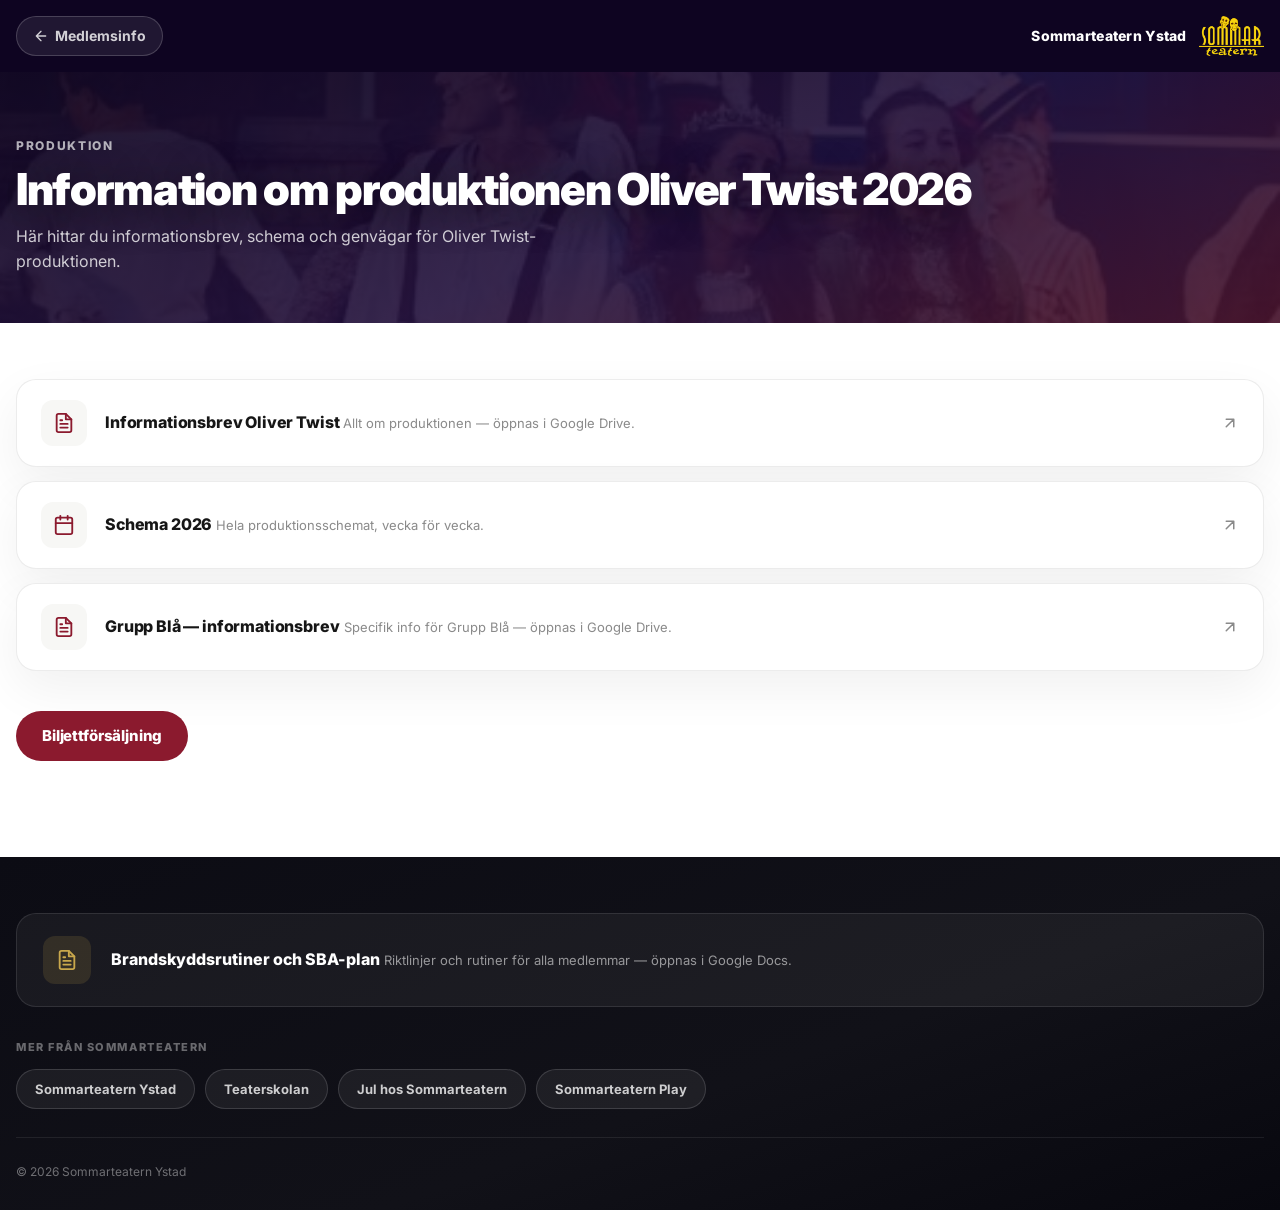
<file: oliver-twist.html>
<!DOCTYPE html>
<html lang="sv">
<head>
  <meta charset="UTF-8">
  <meta name="viewport" content="width=device-width, initial-scale=1.0">
  <title>Oliver Twist 2026 — Medlemsinfo</title>
  <meta name="robots" content="noindex, nofollow">
  <link rel="preconnect" href="https://fonts.googleapis.com">
  <link rel="preconnect" href="https://fonts.gstatic.com" crossorigin>
  <link href="https://fonts.googleapis.com/css2?family=Inter:ital,opsz,wght@0,14..32,300..900;1,14..32,300..900&display=swap" rel="stylesheet">
  <link rel="icon" type="image/png" href="images/sommarteater-logo-yellow.png">
  <link rel="stylesheet" href="css/style.css">
</head>
<body>

  <div class="topbar">
    <div class="container">
      <a href="index.html" class="topbar-back">
        <svg width="16" height="16" viewBox="0 0 24 24" fill="none" stroke="currentColor" stroke-width="2" stroke-linecap="round" stroke-linejoin="round"><path d="M19 12H5M12 19l-7-7 7-7"/></svg>
        Medlemsinfo
      </a>
      <div class="topbar-brand">
        <span class="topbar-title">Sommarteatern Ystad</span>
        <img src="images/sommarteater-logo-yellow.png" alt="Sommarteatern Ystad" class="topbar-logo">
      </div>
    </div>
  </div>

  <section class="page-hero" style="background-image:url('images/accent-oliver-twist.jpg');">
    <div class="container">
      <p class="section-kicker">Produktion</p>
      <h1 class="page-title">Information om produktionen Oliver Twist 2026</h1>
      <p class="page-lead">Här hittar du informationsbrev, schema och genvägar för Oliver Twist-produktionen.</p>
    </div>
  </section>

  <section class="section">
    <div class="container">

      <div class="resource-list" style="margin-top: 0;">

        <a href="https://drive.google.com/file/d/1bxj48JpGZOuhUnJN4q_4CUISf2I462hz/view?usp=sharing" target="_blank" rel="noopener" class="resource-card">
          <span class="resource-icon">
            <svg width="22" height="22" viewBox="0 0 24 24" fill="none" stroke="currentColor" stroke-width="2" stroke-linecap="round" stroke-linejoin="round"><path d="M14 2H6a2 2 0 0 0-2 2v16a2 2 0 0 0 2 2h12a2 2 0 0 0 2-2V8z"/><path d="M14 2v6h6M16 13H8M16 17H8M10 9H8"/></svg>
          </span>
          <span class="resource-body">
            <span class="resource-title">Informationsbrev Oliver Twist</span>
            <span class="resource-desc">Allt om produktionen — öppnas i Google Drive.</span>
          </span>
          <svg class="resource-go" width="18" height="18" viewBox="0 0 24 24" fill="none" stroke="currentColor" stroke-width="2" stroke-linecap="round" stroke-linejoin="round"><path d="M7 17L17 7M17 7H7M17 7V17"/></svg>
        </a>

        <a href="schema.html" class="resource-card">
          <span class="resource-icon">
            <svg width="22" height="22" viewBox="0 0 24 24" fill="none" stroke="currentColor" stroke-width="2" stroke-linecap="round" stroke-linejoin="round"><rect x="3" y="4" width="18" height="18" rx="2"/><path d="M16 2v4M8 2v4M3 10h18"/></svg>
          </span>
          <span class="resource-body">
            <span class="resource-title">Schema 2026</span>
            <span class="resource-desc">Hela produktionsschemat, vecka för vecka.</span>
          </span>
          <svg class="resource-go" width="18" height="18" viewBox="0 0 24 24" fill="none" stroke="currentColor" stroke-width="2" stroke-linecap="round" stroke-linejoin="round"><path d="M7 17L17 7M17 7H7M17 7V17"/></svg>
        </a>

        <a href="https://drive.google.com/file/d/1DIiT9q8yo-OfeTYSlWhS3ERDQj4g8dwd/view?usp=sharing" target="_blank" rel="noopener" class="resource-card">
          <span class="resource-icon">
            <svg width="22" height="22" viewBox="0 0 24 24" fill="none" stroke="currentColor" stroke-width="2" stroke-linecap="round" stroke-linejoin="round"><path d="M14 2H6a2 2 0 0 0-2 2v16a2 2 0 0 0 2 2h12a2 2 0 0 0 2-2V8z"/><path d="M14 2v6h6M16 13H8M16 17H8M10 9H8"/></svg>
          </span>
          <span class="resource-body">
            <span class="resource-title">Grupp Blå — informationsbrev</span>
            <span class="resource-desc">Specifik info för Grupp Blå — öppnas i Google Drive.</span>
          </span>
          <svg class="resource-go" width="18" height="18" viewBox="0 0 24 24" fill="none" stroke="currentColor" stroke-width="2" stroke-linecap="round" stroke-linejoin="round"><path d="M7 17L17 7M17 7H7M17 7V17"/></svg>
        </a>

      </div>

      <div class="btn-row">
        <a href="https://live-sales.nortic.se/SIVIVLPBEH?new" target="_blank" rel="noopener" class="btn btn-crimson">Biljettförsäljning</a>
      </div>
    </div>
  </section>

  <footer class="site-footer">
    <div class="container">

      <a href="https://docs.google.com/document/d/1geXFDzrDOf6q9aDSC2nHeRZiPYTOtZndDSsv26AAL9U/edit?usp=sharing" target="_blank" rel="noopener" class="footer-doc-card">
        <span class="footer-doc-icon">
          <svg width="22" height="22" viewBox="0 0 24 24" fill="none" stroke="currentColor" stroke-width="2" stroke-linecap="round" stroke-linejoin="round"><path d="M14 2H6a2 2 0 0 0-2 2v16a2 2 0 0 0 2 2h12a2 2 0 0 0 2-2V8z"/><path d="M14 2v6h6M16 13H8M16 17H8M10 9H8"/></svg>
        </span>
        <span class="footer-doc-body">
          <span class="footer-doc-title">Brandskyddsrutiner och SBA-plan</span>
          <span class="footer-doc-desc">Riktlinjer och rutiner för alla medlemmar — öppnas i Google Docs.</span>
        </span>
      </a>

      <p class="footer-links-title">Mer från Sommarteatern</p>
      <div class="footer-links">
        <a href="https://www.sommarteaternystad.com" target="_blank" rel="noopener" class="footer-link-pill">Sommarteatern Ystad</a>
        <a href="https://teaterskolan.sommarteaternystad.com" target="_blank" rel="noopener" class="footer-link-pill">Teaterskolan</a>
        <a href="https://jul.sommarteaternystad.com" target="_blank" rel="noopener" class="footer-link-pill">Jul hos Sommarteatern</a>
        <a href="https://sommarteaternplay.com" target="_blank" rel="noopener" class="footer-link-pill">Sommarteatern Play</a>
      </div>

      <div class="footer-bottom">
        <span>© 2026 Sommarteatern Ystad</span>
      </div>
    </div>
  </footer>

</body>
</html>
</file>
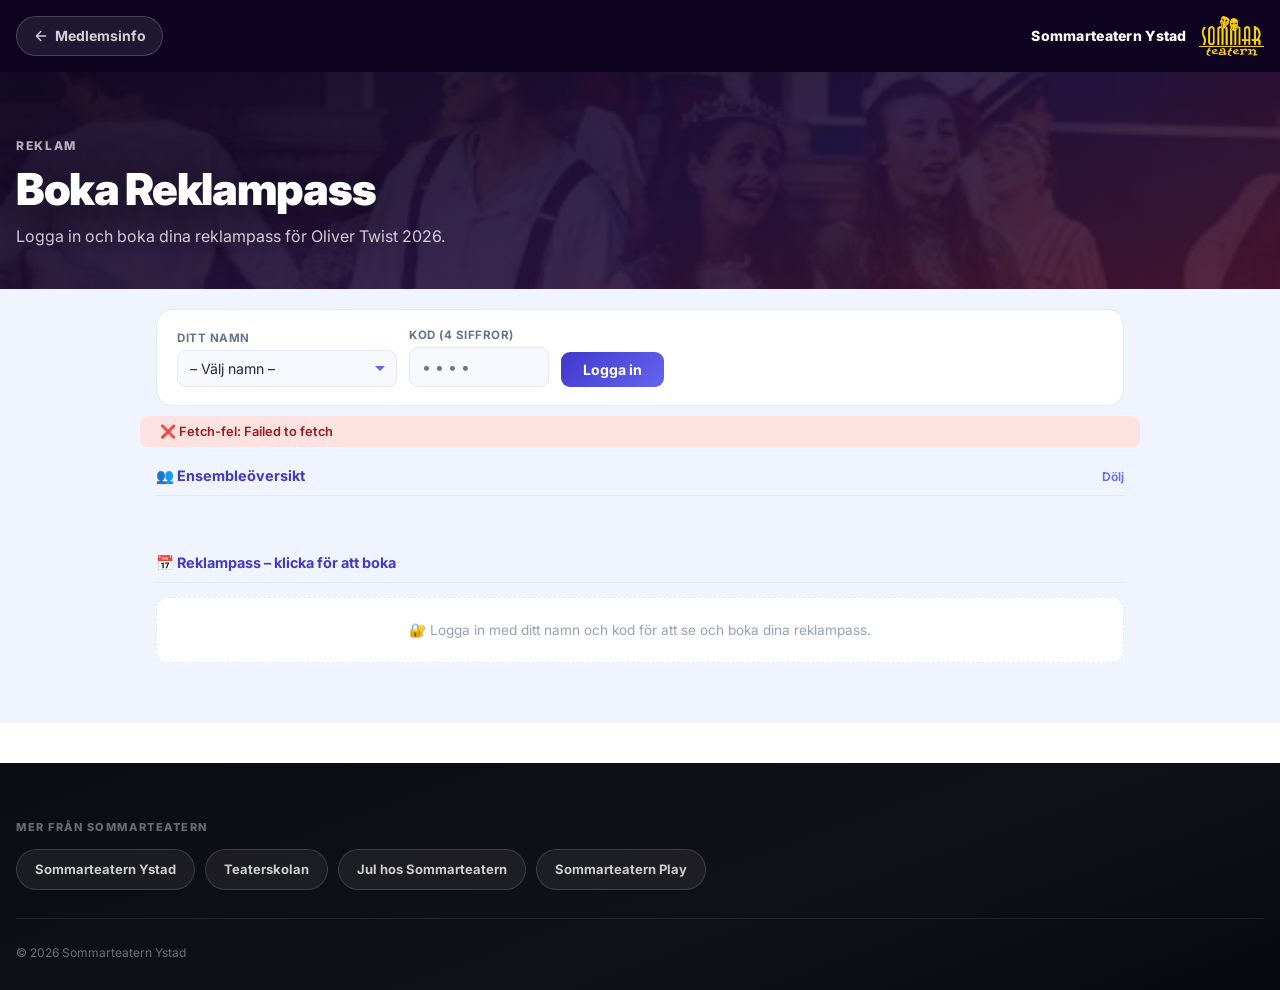
<file: reklampass.html>
<!DOCTYPE html>
<html lang="sv">
<head>
  <meta charset="UTF-8">
  <meta name="viewport" content="width=device-width, initial-scale=1.0">
  <title>Boka Reklampass — Medlemsinfo</title>
  <meta name="robots" content="noindex, nofollow">
  <link rel="preconnect" href="https://fonts.googleapis.com">
  <link rel="preconnect" href="https://fonts.gstatic.com" crossorigin>
  <link href="https://fonts.googleapis.com/css2?family=Inter:ital,opsz,wght@0,14..32,300..900;1,14..32,300..900&display=swap" rel="stylesheet">
  <link rel="icon" type="image/png" href="images/sommarteater-logo-yellow.png">
  <link rel="stylesheet" href="css/style.css">
  <style>
    /* ══════════════════════════════════════════════
       REKLAMPASS-VERKTYG — scopead under #reklam-app
       så inget krockar med sajtens egna klasser (t.ex. .btn)
    ══════════════════════════════════════════════ */
    #reklam-app, #reklam-app *, #reklam-app *::before, #reklam-app *::after { box-sizing: border-box; margin: 0; padding: 0; }
    #reklam-app {
      font-family: 'Inter', system-ui, sans-serif;
      background: #F0F4FF;
      color: #1E293B;
      padding: 20px 0 60px;
      line-height: normal;
    }

    /* ── LOADING ── */
    #reklam-app #loading {
      display: flex; flex-direction: column; align-items: center;
      justify-content: center; padding: 60px 24px; gap: 14px; color: #6366F1;
    }
    #reklam-app .spinner {
      width: 36px; height: 36px; border: 3px solid #E0E7FF;
      border-top-color: #6366F1; border-radius: 50%;
      animation: reklamSpin 0.8s linear infinite;
    }
    @keyframes reklamSpin { to { transform: rotate(360deg); } }

    /* ── SECTION WRAP ── */
    #reklam-app .section-wrap { max-width: 1000px; margin: 0 auto; padding: 20px 16px 0; }
    #reklam-app .section-header {
      display: flex; align-items: center; justify-content: space-between;
      margin-bottom: 10px;
    }
    #reklam-app .section-title {
      font-size: 0.9rem; font-weight: 700; color: #4338CA;
      display: flex; align-items: center; gap: 6px;
    }
    #reklam-app .section-divider { height: 1px; background: #E0E7FF; margin-bottom: 14px; }

    /* ── LOGIN CARD ── */
    #reklam-app .login-card {
      max-width: 1000px; margin: 0 auto 0; padding: 0 16px;
    }
    #reklam-app .login-box {
      background: white; border: 1.5px solid #E0E7FF;
      border-radius: 16px; padding: 18px 20px;
      display: flex; align-items: flex-end; gap: 12px; flex-wrap: wrap;
    }
    #reklam-app .login-box.logged-in {
      background: #F0FDF4; border-color: #A7F3D0;
      align-items: center;
    }
    #reklam-app .login-field { display: flex; flex-direction: column; gap: 5px; flex: 1; min-width: 140px; }
    #reklam-app .login-field label { font-size: 0.72rem; font-weight: 700; color: #64748B; text-transform: uppercase; letter-spacing: 0.5px; }
    #reklam-app .login-field select, #reklam-app .login-field input {
      padding: 9px 12px; border: 1.5px solid #E0E7FF; border-radius: 9px;
      font-size: 0.88rem; font-family: inherit; background: #F8F9FF; color: #1E293B;
      transition: border-color 0.15s;
    }
    #reklam-app .login-field select {
      appearance: none;
      background-image: url("data:image/svg+xml,%3Csvg xmlns='http://www.w3.org/2000/svg' width='12' height='12' viewBox='0 0 12 12'%3E%3Cpath fill='%236366F1' d='M6 8L1 3h10z'/%3E%3C/svg%3E");
      background-repeat: no-repeat; background-position: right 10px center;
      cursor: pointer;
    }
    #reklam-app .login-field input[type=password] { letter-spacing: 4px; font-size: 1rem; }
    #reklam-app .login-field select:focus, #reklam-app .login-field input:focus { outline: none; border-color: #6366F1; }
    #reklam-app .login-error { font-size: 0.75rem; color: #DC2626; margin-top: 2px; display: none; }
    #reklam-app .login-error.show { display: block; }
    #reklam-app .btn-login {
      padding: 9px 22px; background: linear-gradient(135deg, #4338CA, #6366F1);
      color: white; border: none; border-radius: 9px; font-size: 0.88rem;
      font-weight: 700; font-family: inherit; cursor: pointer;
      transition: opacity 0.15s, transform 0.15s; white-space: nowrap;
      align-self: flex-end;
    }
    #reklam-app .btn-login:hover { opacity: 0.9; transform: translateY(-1px); }
    #reklam-app .btn-login:disabled { opacity: 0.5; cursor: not-allowed; transform: none; }

    /* Logged-in status bar */
    #reklam-app .logged-in-info {
      display: flex; align-items: center; gap: 10px; flex: 1; flex-wrap: wrap;
    }
    #reklam-app .logged-in-name {
      font-size: 1rem; font-weight: 700; color: #065F46;
    }
    #reklam-app .logged-in-sub { font-size: 0.78rem; color: #047857; }
    #reklam-app .passes-mini {
      display: flex; gap: 5px; align-items: center;
    }
    #reklam-app .pass-dot {
      width: 10px; height: 10px; border-radius: 50%;
      background: #D1FAE5; border: 1.5px solid #6EE7B7;
      transition: background 0.3s;
    }
    #reklam-app .pass-dot.filled { background: #10B981; border-color: #10B981; }
    #reklam-app .btn-logout {
      padding: 7px 16px; background: white; border: 1.5px solid #A7F3D0;
      color: #065F46; border-radius: 8px; font-size: 0.8rem;
      font-weight: 700; font-family: inherit; cursor: pointer;
      transition: background 0.15s; white-space: nowrap;
    }
    #reklam-app .btn-logout:hover { background: #ECFDF5; }

    /* ── COMPACT OVERVIEW ── */
    #reklam-app .overview-grid {
      display: grid;
      grid-template-columns: repeat(auto-fill, minmax(168px, 1fr));
      gap: 5px;
    }
    #reklam-app .member-chip {
      display: flex; align-items: center; gap: 7px;
      padding: 6px 10px; background: white;
      border: 1.5px solid #E0E7FF; border-radius: 8px;
      cursor: pointer; transition: all 0.15s ease;
    }
    #reklam-app .member-chip:hover { border-color: #6366F1; box-shadow: 0 2px 8px rgba(99,102,241,0.1); }
    #reklam-app .member-chip.is-me { border-color: #6EE7B7; background: #F0FDF4; }
    #reklam-app .chip-dot {
      width: 8px; height: 8px; border-radius: 50%; flex-shrink: 0;
    }
    #reklam-app .dot-0 { background: #FCA5A5; }
    #reklam-app .dot-1, #reklam-app .dot-2 { background: #FCD34D; }
    #reklam-app .dot-3 { background: #34D399; }
    #reklam-app .chip-name {
      font-size: 0.78rem; font-weight: 600; color: #1E293B;
      flex: 1; white-space: nowrap; overflow: hidden; text-overflow: ellipsis;
      min-width: 0;
    }
    #reklam-app .chip-badge {
      font-size: 0.65rem; font-weight: 700; padding: 1px 5px; border-radius: 99px;
      flex-shrink: 0;
    }
    #reklam-app .badge-chip-0 { background: #FEE2E2; color: #991B1B; }
    #reklam-app .badge-chip-1, #reklam-app .badge-chip-2 { background: #FEF3C7; color: #92400E; }
    #reklam-app .badge-chip-3 { background: #D1FAE5; color: #065F46; }

    /* Toggle overview */
    #reklam-app .toggle-link {
      font-size: 0.75rem; color: #6366F1; cursor: pointer; font-weight: 600;
      text-decoration: none; border: none; background: none; font-family: inherit;
      padding: 0;
    }
    #reklam-app .toggle-link:hover { text-decoration: underline; }
    #reklam-app #overview-body { overflow: hidden; transition: max-height 0.3s ease; }

    /* ── DATE CARDS ── */
    #reklam-app .dates-grid {
      display: grid;
      grid-template-columns: repeat(auto-fill, minmax(290px, 1fr));
      gap: 14px;
    }
    #reklam-app .date-card {
      background: white; border: 1.5px solid #E0E7FF; border-radius: 16px;
      overflow: hidden; box-shadow: 0 1px 6px rgba(0,0,0,0.04);
      transition: box-shadow 0.2s;
    }
    #reklam-app .date-card:hover { box-shadow: 0 4px 18px rgba(99,102,241,0.1); }
    #reklam-app .date-card-header {
      background: linear-gradient(135deg, #4338CA, #6366F1);
      padding: 13px 16px; color: white;
      display: flex; justify-content: space-between; align-items: center;
    }
    #reklam-app .date-card-header .date-label { font-weight: 700; font-size: 0.95rem; }
    #reklam-app .date-card-header .date-time {
      display: inline-flex; align-items: center; gap: 3px; margin-top: 4px;
      background: rgba(255,255,255,0.18); padding: 2px 8px; border-radius: 99px;
      font-size: 0.7rem; font-weight: 600;
    }
    #reklam-app .date-card-header .date-sub { font-size: 0.68rem; opacity: 0.75; margin-top: 3px; }
    #reklam-app .slots-count {
      background: rgba(255,255,255,0.2); border-radius: 99px; padding: 4px 10px;
      font-size: 0.75rem; font-weight: 600; white-space: nowrap; flex-shrink: 0;
    }
    #reklam-app .slots-count.full { background: rgba(16,185,129,0.3); }
    #reklam-app .slots-grid {
      padding: 12px 14px;
      display: grid; grid-template-columns: repeat(3, 1fr); gap: 6px;
    }
    #reklam-app .slot {
      border-radius: 8px; height: 36px; font-size: 0.73rem; font-weight: 600;
      display: flex; align-items: center; justify-content: center;
      border: 1.5px solid; transition: all 0.15s ease;
      overflow: hidden; text-overflow: ellipsis; white-space: nowrap;
      padding: 0 5px; text-align: center;
    }
    #reklam-app .slot-empty {
      border-color: #E0E7FF; color: #C7D2FE; background: #F8F9FF;
    }
    #reklam-app .slot-empty.bookable {
      cursor: pointer;
    }
    #reklam-app .slot-empty.bookable:hover {
      border-color: #6366F1; background: #EEF2FF; color: #6366F1;
      transform: scale(1.03);
    }
    #reklam-app .slot-empty.locked { opacity: 0.5; }
    #reklam-app .slot-booked {
      border-color: #C7D2FE; background: #EEF2FF; color: #4338CA;
    }
    #reklam-app .slot-mine {
      border-color: #6EE7B7; background: #ECFDF5; color: #065F46; cursor: pointer;
    }
    #reklam-app .slot-mine:hover { background: #D1FAE5; }

    /* ── MODALS ── */
    #reklam-app .modal-overlay {
      position: fixed; inset: 0; background: rgba(15,23,42,0.45);
      backdrop-filter: blur(4px); display: flex; align-items: center;
      justify-content: center; z-index: 1000; padding: 16px;
      opacity: 0; pointer-events: none; transition: opacity 0.2s ease;
    }
    #reklam-app .modal-overlay.active { opacity: 1; pointer-events: all; }
    #reklam-app .modal-box {
      background: white; border-radius: 20px; padding: 26px;
      width: 100%; max-width: 380px;
      box-shadow: 0 20px 60px rgba(0,0,0,0.2);
      transform: scale(0.95) translateY(10px); transition: transform 0.2s ease;
    }
    #reklam-app .modal-overlay.active .modal-box { transform: scale(1) translateY(0); }
    #reklam-app .modal-box h3 { font-size: 1.1rem; font-weight: 800; color: #1E293B; margin-bottom: 3px; }
    #reklam-app .modal-sub { font-size: 0.8rem; color: #64748B; margin-bottom: 18px; }
    #reklam-app .confirm-date-box {
      background: #F8F9FF; border: 2px solid #E0E7FF; border-radius: 12px;
      padding: 14px 16px; margin-bottom: 18px;
    }
    #reklam-app .confirm-date-box .cdb-name { font-size: 1rem; font-weight: 700; color: #4338CA; }
    #reklam-app .confirm-date-box .cdb-time { font-size: 0.8rem; color: #6366F1; margin-top: 4px; }
    #reklam-app .btn-row { all: revert; display: flex; gap: 9px; }
    #reklam-app .btn {
      all: revert;
      flex: 1; padding: 11px; border-radius: 10px; font-size: 0.88rem;
      font-weight: 700; font-family: inherit; cursor: pointer; border: none;
      transition: all 0.15s ease; text-align: center; display: inline-block;
    }
    #reklam-app .btn-primary { background: linear-gradient(135deg, #4338CA, #6366F1); color: white; }
    #reklam-app .btn-primary:hover { opacity: 0.9; transform: translateY(-1px); }
    #reklam-app .btn-primary:disabled { opacity: 0.5; cursor: not-allowed; transform: none; }
    #reklam-app .btn-secondary { background: #F1F5F9; color: #64748B; border: 1.5px solid #E2E8F0; }
    #reklam-app .btn-secondary:hover { background: #E2E8F0; }
    #reklam-app .btn-danger { background: #FEE2E2; color: #991B1B; }
    #reklam-app .btn-danger:hover { background: #FECACA; }

    /* Member modal */
    #reklam-app .pass-list { display: flex; flex-direction: column; gap: 7px; margin-top: 12px; }
    #reklam-app .pass-item {
      display: flex; align-items: center; gap: 10px; padding: 9px 12px;
      background: #F8F9FF; border: 1.5px solid #E0E7FF; border-radius: 9px; font-size: 0.82rem;
    }
    #reklam-app .pass-item .pass-date { font-weight: 600; color: #4338CA; }
    #reklam-app .pass-item .pass-meta { font-size: 0.72rem; color: #64748B; }
    #reklam-app .progress-ring { width: 56px; height: 56px; position: relative; margin: 0 auto 10px; }
    #reklam-app .progress-ring svg { transform: rotate(-90deg); }
    #reklam-app .progress-ring .ring-label {
      position: absolute; inset: 0; display: flex; flex-direction: column;
      align-items: center; justify-content: center;
      font-weight: 800; font-size: 1.1rem; color: #4338CA;
    }
    #reklam-app .ring-label small { font-size: 0.58rem; color: #94A3B8; font-weight: 500; }
    #reklam-app .member-modal-top { text-align: center; padding-bottom: 14px; border-bottom: 1.5px solid #F1F5F9; margin-bottom: 14px; }

    /* ── TOAST ── */
    #reklam-app #toast {
      position: fixed; bottom: 20px; left: 50%;
      transform: translateX(-50%) translateY(60px);
      background: #1E293B; color: white; padding: 10px 22px; border-radius: 99px;
      font-size: 0.85rem; font-weight: 500; z-index: 2000; opacity: 0;
      transition: transform 0.3s ease, opacity 0.3s ease; white-space: nowrap;
    }
    #reklam-app #toast.show { transform: translateX(-50%) translateY(0); opacity: 1; }
    #reklam-app #toast.success { background: #065F46; }
    #reklam-app #toast.error { background: #991B1B; }

    /* ── NOT LOGGED IN OVERLAY ON DATES ── */
    #reklam-app .dates-locked-notice {
      text-align: center; padding: 24px; color: #94A3B8;
      font-size: 0.85rem; background: white; border-radius: 12px;
      border: 1.5px dashed #E0E7FF;
    }

    @media (max-width: 600px) {
      #reklam-app .dates-grid { grid-template-columns: 1fr; }
      #reklam-app .slots-grid { grid-template-columns: repeat(3, 1fr); }
      #reklam-app .login-box { flex-direction: column; align-items: stretch; }
      #reklam-app .btn-login { align-self: stretch; }
      #reklam-app .overview-grid { grid-template-columns: repeat(auto-fill, minmax(140px, 1fr)); }
    }
  </style>
</head>
<body>

  <div class="topbar">
    <div class="container">
      <a href="index.html" class="topbar-back">
        <svg width="16" height="16" viewBox="0 0 24 24" fill="none" stroke="currentColor" stroke-width="2" stroke-linecap="round" stroke-linejoin="round"><path d="M19 12H5M12 19l-7-7 7-7"/></svg>
        Medlemsinfo
      </a>
      <div class="topbar-brand">
        <span class="topbar-title">Sommarteatern Ystad</span>
        <img src="images/sommarteater-logo-yellow.png" alt="Sommarteatern Ystad" class="topbar-logo">
      </div>
    </div>
  </div>

  <section class="page-hero" style="background-image:url('images/accent-reklampass.jpg'); padding-bottom: 32px;">
    <div class="container">
      <p class="section-kicker">Reklam</p>
      <h1 class="page-title">Boka Reklampass</h1>
      <p class="page-lead">Logga in och boka dina reklampass för Oliver Twist 2026.</p>
    </div>
  </section>

  <!-- ═══════════════════════════════════════
       REKLAMPASS-VERKTYGET (tidigare inbäddat via iframe,
       nu inbakat direkt på sidan — samma funktion, oförändrad)
  ════════════════════════════════════════ -->
  <div id="reklam-app">

    <!-- LOGIN / LOGGED-IN -->
    <div class="login-card">
      <!-- NOT LOGGED IN -->
      <div class="login-box" id="login-form">
        <div class="login-field" style="max-width:220px">
          <label>Ditt namn</label>
          <select id="login-name">
            <option value="">– Välj namn –</option>
          </select>
        </div>
        <div class="login-field" style="max-width:130px">
          <label>Kod (4 siffror)</label>
          <input type="password" id="login-pin" maxlength="4" placeholder="••••" inputmode="numeric" pattern="[0-9]{4}">
          <span class="login-error" id="login-error">Fel kod – försök igen</span>
        </div>
        <button class="btn-login" id="btn-login" onclick="doLogin()">Logga in</button>
      </div>

      <!-- LOGGED IN -->
      <div class="login-box logged-in" id="login-status" style="display:none">
        <div class="logged-in-info">
          <div>
            <div class="logged-in-name" id="status-name"></div>
            <div class="logged-in-sub" id="status-sub"></div>
          </div>
          <div class="passes-mini" id="status-dots">
            <div class="pass-dot" id="dot-1"></div>
            <div class="pass-dot" id="dot-2"></div>
            <div class="pass-dot" id="dot-3"></div>
          </div>
        </div>
        <button class="btn-logout" onclick="doLogout()">Byt person</button>
      </div>
    </div>

    <div id="gas-status" style="display:none;max-width:1000px;margin:10px auto 0;
      padding:8px 20px;border-radius:8px;font-size:0.8rem;font-weight:600;"></div>

    <!-- FULL PAGE LOADER -->
    <div id="page-loader" style="
      position:relative;background:#F0F4FF;
      display:flex;flex-direction:column;align-items:center;justify-content:center;gap:16px;
      padding: 60px 24px;">
      <div style="font-size:48px">🎭</div>
      <div class="spinner" style="width:44px;height:44px;border-width:4px"></div>
      <div style="font-size:0.9rem;color:#6366F1;font-weight:600">Hämtar data från Google Sheets…</div>
    </div>

    <div id="main" style="visibility:hidden">

      <!-- OVERVIEW -->
      <div class="section-wrap">
        <div class="section-header">
          <div class="section-title">👥 Ensembleöversikt</div>
          <button class="toggle-link" id="overview-toggle" onclick="toggleOverview()">Dölj</button>
        </div>
        <div class="section-divider"></div>
        <div id="overview-body">
          <div class="overview-grid" id="overview-grid"></div>
        </div>
      </div>

      <!-- DATES -->
      <div class="section-wrap" style="margin-top:24px">
        <div class="section-title" style="margin-bottom:10px">📅 Reklampass – klicka för att boka</div>
        <div class="section-divider"></div>
        <div id="dates-container"></div>
      </div>
    </div>

    <!-- BOOK CONFIRM MODAL -->
    <div class="modal-overlay" id="book-modal">
      <div class="modal-box">
        <h3>Boka reklampass</h3>
        <div class="modal-sub" id="bm-sub">Du bokar följande pass i ditt namn:</div>
        <div class="confirm-date-box">
          <div class="cdb-name" id="bm-date"></div>
          <div class="cdb-time" id="bm-time"></div>
        </div>
        <div class="btn-row">
          <button class="btn btn-secondary" onclick="closeModal('book-modal')">Avbryt</button>
          <button class="btn btn-primary" id="bm-confirm" onclick="confirmBooking()">Boka</button>
        </div>
      </div>
    </div>

    <!-- UNBOOK CONFIRM MODAL -->
    <div class="modal-overlay" id="unbook-modal">
      <div class="modal-box">
        <h3>Avboka pass?</h3>
        <div class="modal-sub" id="um-sub"></div>
        <div class="btn-row">
          <button class="btn btn-secondary" onclick="closeModal('unbook-modal')">Behåll</button>
          <button class="btn btn-danger" onclick="confirmUnbook()">Avboka</button>
        </div>
      </div>
    </div>

    <!-- MEMBER DETAIL MODAL -->
    <div class="modal-overlay" id="member-modal">
      <div class="modal-box">
        <div class="member-modal-top">
          <div class="progress-ring">
            <svg width="56" height="56" viewBox="0 0 56 56">
              <circle cx="28" cy="28" r="22" fill="none" stroke="#E0E7FF" stroke-width="5"/>
              <circle cx="28" cy="28" r="22" fill="none" stroke="#6366F1" stroke-width="5"
                stroke-dasharray="138.2" id="mm-circle" stroke-dashoffset="138.2"
                stroke-linecap="round" style="transition:stroke-dashoffset 0.5s ease"/>
            </svg>
            <div class="ring-label"><span id="mm-count">0</span><small>av 3</small></div>
          </div>
          <h3 id="mm-name"></h3>
          <div class="modal-sub" id="mm-sub" style="margin-bottom:0"></div>
        </div>
        <div class="pass-list" id="mm-passes"></div>
        <div class="btn-row" style="margin-top:14px">
          <button class="btn btn-secondary" onclick="closeModal('member-modal')">Stäng</button>
        </div>
      </div>
    </div>

    <div id="toast"></div>

  </div>

  <footer class="site-footer">
    <div class="container">

      <p class="footer-links-title">Mer från Sommarteatern</p>
      <div class="footer-links">
        <a href="https://www.sommarteaternystad.com" target="_blank" rel="noopener" class="footer-link-pill">Sommarteatern Ystad</a>
        <a href="https://teaterskolan.sommarteaternystad.com" target="_blank" rel="noopener" class="footer-link-pill">Teaterskolan</a>
        <a href="https://jul.sommarteaternystad.com" target="_blank" rel="noopener" class="footer-link-pill">Jul hos Sommarteatern</a>
        <a href="https://sommarteaternplay.com" target="_blank" rel="noopener" class="footer-link-pill">Sommarteatern Play</a>
      </div>

      <div class="footer-bottom">
        <span>© 2026 Sommarteatern Ystad</span>
      </div>
    </div>
  </footer>

<script>
// =====================================================
// KONFIGURATION
// =====================================================
const GAS_URL = 'https://script.google.com/macros/s/AKfycbxYKec8FS6VwfpVtHxFZmRDLyYkcK1_R6OjoQfSJaEcNuYhyABDdadYLjefjlfBvoW5MA/exec';

const MAX_SLOTS     = 12;
const REQ_PASSES    = 3;
const LS_KEY        = 'reklampass_bookings_2026';
const SESSION_KEY   = 'reklampass_user_2026';

// Reservdatum – ersätts av Blad1-data från GAS
let DATES = [
  { id: '2026-07-07', label: 'Tisdag 7 juli',   time: '' },
  { id: '2026-07-09', label: 'Torsdag 9 juli',  time: '' },
  { id: '2026-07-11', label: 'Lördag 11 juli',  time: '' },
  { id: '2026-07-14', label: 'Tisdag 14 juli',  time: '' },
  { id: '2026-07-16', label: 'Torsdag 16 juli', time: '' },
  { id: '2026-07-18', label: 'Lördag 18 juli',  time: '' },
  { id: '2026-07-21', label: 'Tisdag 21 juli',  time: '' },
  { id: '2026-07-23', label: 'Torsdag 23 juli', time: '' },
];

// Hämtas från Blad2 kolumn A – töms inte manuellt
let MEMBERS = [];

// =====================================================
// STATE
// =====================================================
let bookings    = {};
let currentUser = sessionStorage.getItem(SESSION_KEY) || null;
let pendingDate = null;
let pendingUnbook = null;
let overviewOpen = true;

// =====================================================
// DATA LAYER
// =====================================================
async function loadBookings() {
  setStatus('loading');
  if (!GAS_URL) {
    setStatus('no-url');
    const stored = localStorage.getItem(LS_KEY);
    if (stored) bookings = JSON.parse(stored);
    return;
  }
  try {
    const res  = await fetch(GAS_URL + '?action=getAll', { cache: 'no-store' });
    const data = await res.json();
    if (data.ok) {
      bookings = data.bookings || {};
      if (data.dates && data.dates.length > 0) {
        DATES = data.dates;
        setStatus('ok', data.dates.length);
      } else {
        setStatus('no-dates');
      }
      if (data.members && data.members.length > 0) {
        MEMBERS = data.members;
        populateNameDropdown();
      }
      return;
    }
    setStatus('error', data.error || 'ok=false');
  } catch(e) {
    setStatus('fetch-error', e.message);
    const stored = localStorage.getItem(LS_KEY);
    if (stored) bookings = JSON.parse(stored);
  }
}

function setStatus(type, info) {
  const el = document.getElementById('gas-status');
  if (!el) return;
  const styles = {
    loading:     ['⏳ Ansluter till Google Sheets…',         '#FEF3C7','#92400E'],
    ok:          [`✅ Ansluten – ${info} datum hämtade`,      '#D1FAE5','#065F46'],
    'no-url':    ['⚠️ GAS_URL är tom – datum är hårdkodade', '#FEE2E2','#991B1B'],
    'no-dates':  ['⚠️ Inga datum i Blad1',                   '#FEE2E2','#991B1B'],
    'fetch-error':['❌ Fetch-fel: ' + info,                  '#FEE2E2','#991B1B'],
    error:       ['❌ Serverfel: ' + info,                   '#FEE2E2','#991B1B'],
  };
  const [text, bg, color] = styles[type] || ['?','#fff','#000'];
  el.textContent = text;
  el.style.background = bg;
  el.style.color = color;
  el.style.display = 'block';
  if (type === 'ok') setTimeout(() => { el.style.display = 'none'; }, 4000);
}

async function apiBook(date, name) {
  if (GAS_URL) {
    const r = await fetch(`${GAS_URL}?action=book&date=${date}&name=${encodeURIComponent(name)}`);
    return await r.json();
  }
  if (!bookings[date]) bookings[date] = [];
  if (bookings[date].includes(name)) return { ok: false, error: 'Already booked' };
  bookings[date].push(name);
  localStorage.setItem(LS_KEY, JSON.stringify(bookings));
  return { ok: true };
}

async function apiUnbook(date, name) {
  if (GAS_URL) {
    const r = await fetch(`${GAS_URL}?action=unbook&date=${date}&name=${encodeURIComponent(name)}`);
    return await r.json();
  }
  if (bookings[date]) bookings[date] = bookings[date].filter(n => n !== name);
  localStorage.setItem(LS_KEY, JSON.stringify(bookings));
  return { ok: true };
}

// =====================================================
// LOGIN
// =====================================================
async function doLogin() {
  const name = document.getElementById('login-name').value;
  const pin  = document.getElementById('login-pin').value;
  const err  = document.getElementById('login-error');
  const btn  = document.getElementById('btn-login');

  err.classList.remove('show');
  if (!name) { showToast('Välj ditt namn', 'error'); return; }
  if (pin.length !== 4) { showToast('Ange fyra siffror', 'error'); return; }

  btn.disabled = true; btn.textContent = 'Kontrollerar…';

  let ok = false;
  if (GAS_URL) {
    try {
      const r = await fetch(`${GAS_URL}?action=login&name=${encodeURIComponent(name)}&pin=${pin}`);
      const d = await r.json();
      ok = d.ok;
    } catch(e) { ok = false; }
  } else {
    // Utan GAS: acceptera alltid (test-läge)
    ok = true;
  }

  btn.disabled = false; btn.textContent = 'Logga in';

  if (ok) {
    currentUser = name;
    sessionStorage.setItem(SESSION_KEY, name);
    document.getElementById('login-pin').value = '';
    renderLoginState();
    render();
    showToast(`Välkommen, ${name.split(' ')[0]}! 👋`, 'success');
  } else {
    err.classList.add('show');
  }
}

function doLogout() {
  currentUser = null;
  sessionStorage.removeItem(SESSION_KEY);
  renderLoginState();
  render();
}

function renderLoginState() {
  const loggedIn = !!currentUser;
  document.getElementById('login-form').style.display   = loggedIn ? 'none'  : 'flex';
  document.getElementById('login-status').style.display = loggedIn ? 'flex'  : 'none';

  if (loggedIn) {
    const count = bookedCount(currentUser);
    document.getElementById('status-name').textContent = currentUser;
    document.getElementById('status-sub').textContent  =
      count === REQ_PASSES ? '✅ Alla 3 pass bokade!' :
      count === 0 ? 'Inga pass bokade ännu – välj datum nedan' :
      `${count} av ${REQ_PASSES} pass bokade`;
    for (let i = 1; i <= 3; i++) {
      document.getElementById(`dot-${i}`).classList.toggle('filled', i <= count);
    }
  }
}

// Allow Enter in PIN field
document.getElementById('login-pin').addEventListener('keydown', e => {
  if (e.key === 'Enter') doLogin();
});

// =====================================================
// HELPERS
// =====================================================
function bookedCount(name) {
  return DATES.filter(d => (bookings[d.id] || []).includes(name)).length;
}
function bookedDates(name) {
  return DATES.filter(d => (bookings[d.id] || []).includes(name));
}
function firstName(name) {
  const parts = name.trim().split(' ');
  if (parts.length === 1) return parts[0];
  return parts[0] + ' ' + parts[parts.length - 1][0] + '.';
}

// =====================================================
// RENDER
// =====================================================
function render() {
  renderLoginState();
  renderOverview();
  renderDates();
}

function renderOverview() {
  const grid = document.getElementById('overview-grid');
  grid.innerHTML = '';

  const done    = MEMBERS.filter(n => bookedCount(n) >= REQ_PASSES);
  const notDone = MEMBERS.filter(n => bookedCount(n) <  REQ_PASSES);

  function makeShelf(title, members, icon, headerStyle) {
    if (members.length === 0) return;

    const section = document.createElement('div');
    section.style.cssText = 'margin-bottom:18px';

    const heading = document.createElement('div');
    heading.style.cssText = `display:flex;align-items:center;gap:8px;padding:8px 12px;
      border-radius:10px;margin-bottom:8px;font-size:0.82rem;font-weight:700;${headerStyle}`;
    heading.innerHTML = `<span>${icon}</span> ${title} <span style="margin-left:auto;font-size:0.75rem;opacity:0.8">${members.length} personer</span>`;
    section.appendChild(heading);

    const chipGrid = document.createElement('div');
    chipGrid.className = 'overview-grid';

    members.forEach(name => {
      const count = bookedCount(name);
      const isMe  = name === currentUser;
      const chip  = document.createElement('div');
      chip.className = 'member-chip' + (isMe ? ' is-me' : '');
      chip.title = `${name} – ${count}/${REQ_PASSES} pass`;
      chip.innerHTML = `
        <div class="chip-dot dot-${count}"></div>
        <div class="chip-name">${name}</div>
        <span class="chip-badge badge-chip-${count}">${count}/3</span>
      `;
      chip.addEventListener('click', () => openMemberModal(name));
      chipGrid.appendChild(chip);
    });

    section.appendChild(chipGrid);
    grid.appendChild(section);
  }

  makeShelf(
    'Behöver boka fler pass', notDone,
    '⏳',
    'background:#FEF3C7;color:#92400E;border:1.5px solid #FDE68A;'
  );
  makeShelf(
    'Färdiga medlemmar', done,
    '✅',
    'background:#D1FAE5;color:#065F46;border:1.5px solid #A7F3D0;'
  );
}

function renderDates() {
  const container = document.getElementById('dates-container');

  if (!currentUser) {
    container.innerHTML = `
      <div class="dates-locked-notice">
        🔐 Logga in med ditt namn och kod för att se och boka dina reklampass.
      </div>`;
    return;
  }

  const grid = document.createElement('div');
  grid.className = 'dates-grid';

  DATES.forEach(d => {
    const booked   = bookings[d.id] || [];
    const count    = booked.length;
    const maxSlots = d.maxSlots || MAX_SLOTS;
    const isFull   = count >= maxSlots;
    const card   = document.createElement('div');
    card.className = 'date-card';

    let slotsHtml = '';
    for (let i = 0; i < maxSlots; i++) {
      if (i < booked.length) {
        const slotName = booked[i];
        if (slotName === currentUser) {
          slotsHtml += `<div class="slot slot-mine"
            onclick="promptUnbook('${d.id}','${d.label}')"
            title="Klicka för att avboka ditt pass">✓ Du</div>`;
        } else {
          slotsHtml += `<div class="slot slot-booked"
            title="${slotName}">${firstName(slotName)}</div>`;
        }
      } else {
        if (!isFull) {
          slotsHtml += `<div class="slot slot-empty bookable"
            onclick="promptBook('${d.id}','${d.label}')"
            title="Boka detta pass">＋</div>`;
        } else {
          slotsHtml += `<div class="slot slot-empty locked" title="Fullt">–</div>`;
        }
      }
    }

    const timeBadge = d.time
      ? `<div class="date-time">🕐 ${d.time}</div>`
      : '';
    const titleRow = d.title
      ? `<div style="font-size:0.8rem;font-weight:600;color:rgba(255,255,255,0.92);margin-top:5px">${d.title}</div>`
      : '';

    card.innerHTML = `
      <div class="date-card-header">
        <div>
          <div class="date-label">📍 ${d.label}</div>
          ${timeBadge}
          ${titleRow}
        </div>
        <div class="slots-count ${isFull ? 'full' : ''}">${count}/${maxSlots}</div>
      </div>
      <div class="slots-grid">${slotsHtml}</div>
    `;
    grid.appendChild(card);
  });

  container.innerHTML = '';
  container.appendChild(grid);
}

// =====================================================
// BOOKING
// =====================================================
function promptBook(dateId, dateLabel) {
  if (!currentUser) { showToast('Logga in först', 'error'); return; }
  const d = DATES.find(x => x.id === dateId);
  const alreadyBooked = bookedDates(currentUser).some(x => x.id === dateId);
  if (alreadyBooked) { showToast('Du är redan bokad på det datumet', 'error'); return; }

  pendingDate = dateId;
  document.getElementById('bm-date').textContent = dateLabel;
  const timeText = [d && d.time ? `🕐 ${d.time}` : '', d && d.title ? d.title : ''].filter(Boolean).join('  ·  ');
  document.getElementById('bm-time').textContent = timeText;
  document.getElementById('bm-time').style.display = timeText ? 'block' : 'none';
  document.getElementById('bm-sub').textContent = `Du bokar detta pass som ${currentUser.split(' ')[0]}:`;
  document.getElementById('bm-confirm').disabled = false;
  document.getElementById('bm-confirm').textContent = 'Boka';
  openModal('book-modal');
}

async function confirmBooking() {
  const btn = document.getElementById('bm-confirm');
  btn.disabled = true; btn.textContent = 'Bokar…';
  const result = await apiBook(pendingDate, currentUser);
  if (result.ok) {
    if (GAS_URL) await loadBookings();
    closeModal('book-modal');
    render();
    const count = bookedCount(currentUser);
    showToast(count >= REQ_PASSES
      ? `✅ Klart! Du har nu alla ${REQ_PASSES} pass bokade 🎉`
      : `✅ Bokat! ${count}/${REQ_PASSES} pass klara`, 'success');
  } else {
    showToast('Kunde inte boka – försök igen', 'error');
  }
  btn.disabled = false; btn.textContent = 'Boka';
}

function promptUnbook(dateId, dateLabel) {
  pendingUnbook = { date: dateId, name: currentUser };
  document.getElementById('um-sub').textContent =
    `Ta bort din bokning på ${dateLabel}?`;
  openModal('unbook-modal');
}

async function confirmUnbook() {
  const { date, name } = pendingUnbook;
  const result = await apiUnbook(date, name);
  if (result.ok) {
    if (GAS_URL) await loadBookings();
    closeModal('unbook-modal');
    render();
    showToast('Bokning borttagen', '');
  } else {
    showToast('Kunde inte avboka', 'error');
  }
  pendingUnbook = null;
}

// =====================================================
// MEMBER MODAL
// =====================================================
function openMemberModal(name) {
  const dts   = bookedDates(name);
  const count = dts.length;
  document.getElementById('mm-name').textContent = name;
  document.getElementById('mm-count').textContent = count;

  const circ = document.getElementById('mm-circle');
  const circumference = 138.2;
  setTimeout(() => {
    circ.style.strokeDashoffset = circumference - (count / REQ_PASSES) * circumference;
  }, 50);
  circ.style.stroke = count >= REQ_PASSES ? '#10B981' : count > 0 ? '#F59E0B' : '#EF4444';

  document.getElementById('mm-sub').textContent =
    count === 0 ? 'Inga pass bokade ännu' :
    count < REQ_PASSES ? `${REQ_PASSES - count} pass kvar att boka` :
    '✅ Alla pass bokade!';

  const list = document.getElementById('mm-passes');
  list.innerHTML = dts.length === 0
    ? `<div style="text-align:center;color:#94A3B8;padding:12px;font-size:0.82rem">Inga bokade pass</div>`
    : dts.map(d => `
        <div class="pass-item">
          <span>🎪</span>
          <div>
            <div class="pass-date">${d.label}</div>
            <div class="pass-meta">${[d.time ? '🕐 ' + d.time : '', d.title || 'Oliver Twist – Reklam på stan'].filter(Boolean).join(' · ')}</div>
          </div>
        </div>`).join('');

  openModal('member-modal');
}

// =====================================================
// OVERVIEW TOGGLE
// =====================================================
function toggleOverview() {
  overviewOpen = !overviewOpen;
  const body   = document.getElementById('overview-body');
  const toggle = document.getElementById('overview-toggle');
  if (overviewOpen) {
    body.style.maxHeight = body.scrollHeight + 'px';
    toggle.textContent = 'Dölj';
  } else {
    body.style.maxHeight = body.scrollHeight + 'px';
    requestAnimationFrame(() => { body.style.maxHeight = '0'; });
    toggle.textContent = 'Visa';
  }
}

// Set initial max-height after render for transition to work
function initOverviewHeight() {
  const body = document.getElementById('overview-body');
  body.style.maxHeight = body.scrollHeight + 'px';
}

// =====================================================
// MODAL HELPERS
// =====================================================
function openModal(id) {
  document.getElementById(id).classList.add('active');
  document.body.style.overflow = 'hidden';
}
function closeModal(id) {
  document.getElementById(id).classList.remove('active');
  document.body.style.overflow = '';
  if (id === 'member-modal') {
    document.getElementById('mm-circle').style.strokeDashoffset = 138.2;
  }
}
document.querySelectorAll('.modal-overlay').forEach(el => {
  el.addEventListener('click', e => {
    if (e.target === el) { closeModal(el.id); }
  });
});

// =====================================================
// TOAST
// =====================================================
let toastTimer;
function showToast(msg, type = '') {
  const t = document.getElementById('toast');
  t.textContent = msg;
  t.className = 'show' + (type ? ' ' + type : '');
  clearTimeout(toastTimer);
  toastTimer = setTimeout(() => { t.className = ''; }, 3200);
}

// =====================================================
// POPULATE NAME DROPDOWNS
// =====================================================
function populateNameDropdown() {
  const sel = document.getElementById('login-name');
  sel.innerHTML = '<option value="">– Välj namn –</option>';
  MEMBERS.forEach(m => {
    const o = document.createElement('option'); o.value = m; o.textContent = m; sel.appendChild(o);
  });
}

// =====================================================
// INIT
// =====================================================
async function init() {
  populateNameDropdown();
  await loadBookings();
  document.getElementById('page-loader').style.display = 'none';
  document.getElementById('main').style.visibility = 'visible';
  render();
  initOverviewHeight();

  if (GAS_URL) {
    setInterval(async () => { await loadBookings(); render(); }, 30000);
  }
}

init();
</script>

</body>
</html>
</file>
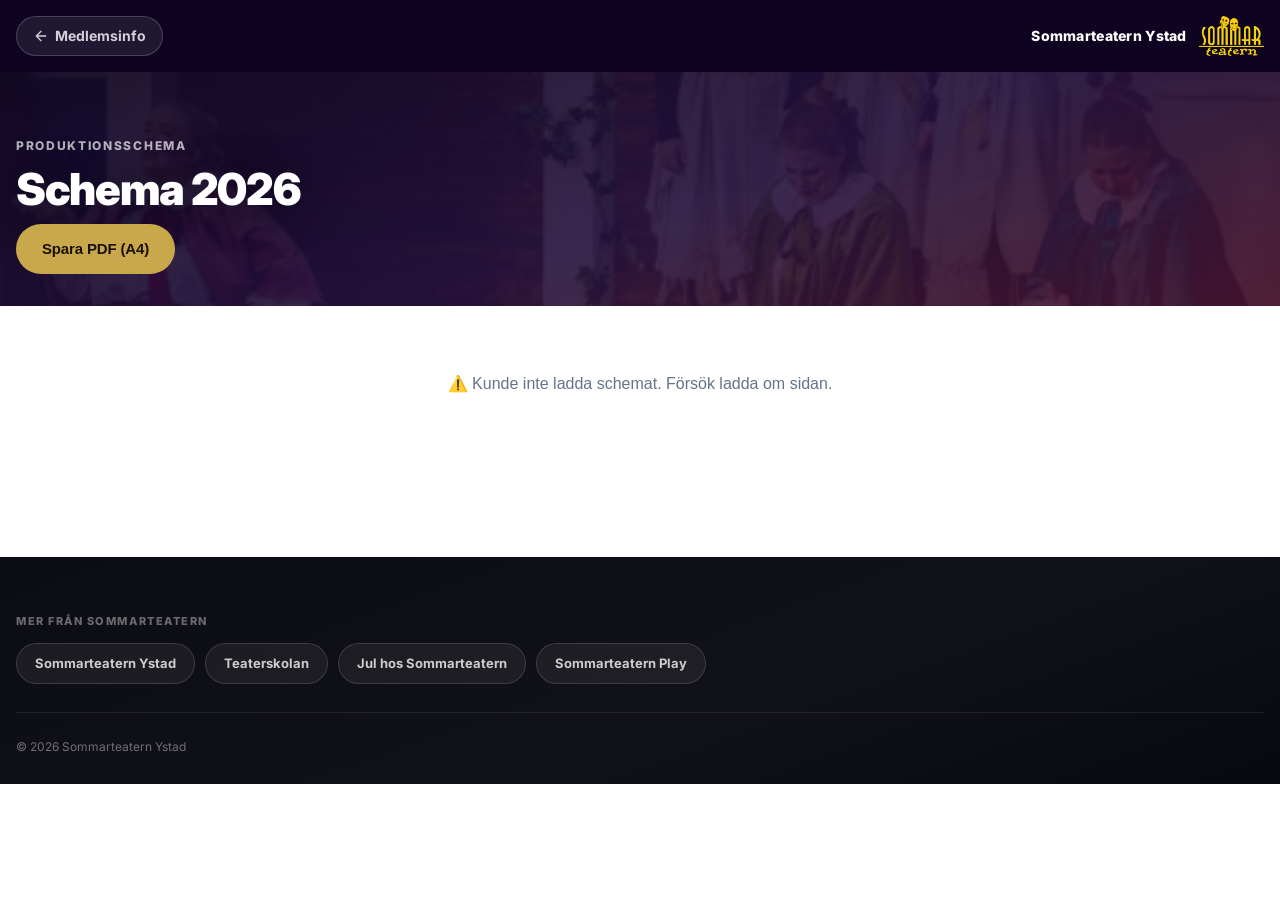
<file: schema.html>
<!DOCTYPE html>
<html lang="sv">
<head>
  <meta charset="UTF-8">
  <meta name="viewport" content="width=device-width, initial-scale=1.0">
  <title>Schema 2026 — Medlemsinfo</title>
  <meta name="robots" content="noindex, nofollow">
  <link rel="preconnect" href="https://fonts.googleapis.com">
  <link rel="preconnect" href="https://fonts.gstatic.com" crossorigin>
  <link href="https://fonts.googleapis.com/css2?family=Inter:ital,opsz,wght@0,14..32,300..900;1,14..32,300..900&display=swap" rel="stylesheet">
  <link rel="icon" type="image/png" href="images/sommarteater-logo-yellow.png">
  <link rel="stylesheet" href="css/style.css">
  <style>
    /* ══════════════════════════════════════════════
       SCHEMA-VERKTYG — scopead under #schema-app
       så inget krockar med sajtens egna klasser
    ══════════════════════════════════════════════ */
    #schema-app {
      --color-rep: #3b82f6;
      --color-huvud: #1e40af;
      --color-lilla-rep: #06b6d4;
      --color-lilla: #10b981;
      --color-bygg: #f59e0b;
      --color-trivsel: #ef4444;
      --color-fest: #fbbf24;
      --color-natt: #1e293b;
      --color-natt-rep: #a855f7;
      --color-samling: #93c5fd;
    }

    #schema-app { font-family: 'Poppins', sans-serif; }

    #schema-app #app-container { padding: 5px; max-width: 2500px; margin: 0 auto; }

    #schema-app .week-brick { background: white; border-radius: 12px; margin-bottom: 30px; box-shadow: 0 4px 15px rgba(0,0,0,0.05); overflow: hidden; }
    #schema-app .week-label { background: #f1f5f9; padding: 8px; font-weight: 700; text-align: center; border-bottom: 1px solid #e2e8f0; font-size: 1rem; color: #475569; }

    #schema-app .days-grid { display: flex; flex-direction: row !important; width: 100%; background: #fff; position: relative; }
    #schema-app .day-column { flex: 1; min-width: 0; border-right: 1px solid #f1f5f9; position: relative; padding-bottom: 20px; }
    #schema-app .day-column:last-child { border-right: none; }

    #schema-app .day-header { padding: 5px 1px; text-align: center; border-bottom: 1px solid #f1f5f9; background: #fff; z-index: 10; position: relative; }
    #schema-app .day-name { font-size: 0.6rem; text-transform: uppercase; color: #94a3b8; font-weight: 600; }
    #schema-app .day-date { font-weight: 700; font-size: 0.75rem; }

    #schema-app .event-block {
      position: absolute; border-radius: 4px; padding: 4px; color: white; cursor: pointer;
      box-shadow: 0 1px 3px rgba(0,0,0,0.1); display: flex; flex-direction: column;
      box-sizing: border-box; overflow: hidden; border-bottom: 2px solid rgba(255,255,255,0.2);
    }

    #schema-app .event-title { font-weight: 700; line-height: 1.1; font-size: 0.55rem; margin-bottom: 2px; white-space: normal; word-wrap: break-word; }
    #schema-app .event-time { font-weight: 700; font-size: 0.5rem; opacity: 0.95; margin-bottom: 2px; }
    #schema-app .event-desc-main { font-size: 0.45rem; line-height: 1.1; opacity: 0.85; display: block; overflow: hidden; white-space: normal; word-wrap: break-word; }

    #schema-app .ledigt-tag { position: absolute; top: 60px; left: 0; right: 0; text-align: center; color: #cbd5e1; font-weight: 600; font-style: italic; font-size: 0.6rem; }

    @media (min-width: 1000px) {
      #schema-app .event-block { padding: 8px; border-radius: 8px; }
      #schema-app .event-title { font-size: 0.8rem; line-height: 1.2; }
      #schema-app .event-time { font-size: 0.7rem; }
      #schema-app .event-desc-main { font-size: 0.65rem; }
    }

    /* MODAL / DEEP DIVE STYLING */
    #schema-app #detail-overlay { position: fixed; top: 0; left: 0; width: 100%; height: 100%; background: #f8fafc; z-index: 5000; display: none; overflow-y: auto; padding: 15px; box-sizing: border-box; }
    #schema-app .modal-nav { display: flex; justify-content: space-between; align-items: center; background: white; padding: 10px; border-radius: 10px; margin-bottom: 15px; box-shadow: 0 2px 10px rgba(0,0,0,0.05); }
    #schema-app .close-btn { background: #111; color: white; border: none; padding: 8px 15px; border-radius: 8px; cursor: pointer; font-weight: 700; font-size: 0.8rem; }

    #schema-app .detail-list { display: flex; flex-direction: column; gap: 15px; max-width: 1200px; margin: 0 auto; }
    #schema-app .detail-row-group { display: flex; flex-direction: row; gap: 15px; width: 100%; align-items: stretch; }
    #schema-app .detail-card {
      background: #fff; border-radius: 12px; padding: 15px; border-left: 8px solid #3b82f6;
      box-shadow: 0 2px 8px rgba(0,0,0,0.05); border: 1px solid #e2e8f0; flex: 1; min-width: 0;
    }

    @media print {
      @page { size: A4 landscape; margin: 5mm; }
      body { background: white; }
      .topbar, .page-hero, .site-footer, #schema-app .modal-nav { display: none !important; }
      #schema-app .week-brick { box-shadow: none; border: 1px solid #000; border-radius: 0; height: 190mm !important; margin: 0; page-break-after: always; display: flex !important; flex-direction: column !important; }
      #schema-app .day-column { border-right: 1px solid #000 !important; }
      #schema-app .event-block { border: 0.5pt solid #000 !important; border-bottom: 2mm solid white !important; -webkit-print-color-adjust: exact; }
    }
  </style>
</head>
<body>

  <div class="topbar">
    <div class="container">
      <a href="index.html" class="topbar-back">
        <svg width="16" height="16" viewBox="0 0 24 24" fill="none" stroke="currentColor" stroke-width="2" stroke-linecap="round" stroke-linejoin="round"><path d="M19 12H5M12 19l-7-7 7-7"/></svg>
        Medlemsinfo
      </a>
      <div class="topbar-brand">
        <span class="topbar-title">Sommarteatern Ystad</span>
        <img src="images/sommarteater-logo-yellow.png" alt="Sommarteatern Ystad" class="topbar-logo">
      </div>
    </div>
  </div>

  <section class="page-hero" style="background-image:url('images/accent-schema.jpg'); padding-bottom: 32px;">
    <div class="container">
      <p class="section-kicker">Produktionsschema</p>
      <h1 class="page-title">Schema 2026</h1>
      <div class="btn-row">
        <button onclick="window.print()" class="btn btn-gold">Spara PDF (A4)</button>
      </div>
    </div>
  </section>

  <!-- ═══════════════════════════════════════
       SCHEMA-VERKTYGET (tidigare inbäddat via iframe,
       nu inbakat direkt på sidan — samma funktion, oförändrad)
  ════════════════════════════════════════ -->
  <section class="container" style="padding-bottom: 56px;">
    <div id="schema-app">

      <div id="app-container">Laddar schema...</div>

      <div id="detail-overlay">
        <div class="modal-nav">
          <h2 id="detail-title" style="margin:0; font-size: 1rem;"></h2>
          <button onclick="closeDetails()" class="close-btn">STÄNG X</button>
        </div>
        <div class="detail-list" id="detail-content"></div>
      </div>

    </div>
  </section>

  <footer class="site-footer">
    <div class="container">

      <p class="footer-links-title">Mer från Sommarteatern</p>
      <div class="footer-links">
        <a href="https://www.sommarteaternystad.com" target="_blank" rel="noopener" class="footer-link-pill">Sommarteatern Ystad</a>
        <a href="https://teaterskolan.sommarteaternystad.com" target="_blank" rel="noopener" class="footer-link-pill">Teaterskolan</a>
        <a href="https://jul.sommarteaternystad.com" target="_blank" rel="noopener" class="footer-link-pill">Jul hos Sommarteatern</a>
        <a href="https://sommarteaternplay.com" target="_blank" rel="noopener" class="footer-link-pill">Sommarteatern Play</a>
      </div>

      <div class="footer-bottom">
        <span>© 2026 Sommarteatern Ystad</span>
      </div>
    </div>
  </footer>

<script>
  const GAS_URL = 'https://script.google.com/a/macros/sommarteaternystad.com/s/AKfycbzAdJIlaQb-NHkLTGULHJCWZ9wid6Bg_65Q3axr3Mt-G5GuedMEY_Zk094DxscVnjU/exec';

  let allData = {};

  const COLORS = {
    'REPETITION': '#3b82f6',
    'HUVUDFÖRESTÄLLNING': '#1e40af',
    'REPETITION LILLA FÖRESTÄLLNING': '#06b6d4',
    'LILLA FÖRESTÄLLNING': '#10b981',
    'BYGG & FIX': '#f59e0b',
    'TRIVSEL': '#ef4444',
    'FEST': '#fbbf24',
    'NATTFÖRESTÄLLNING': '#1e293b',
    'REPETITION NATTFÖRESTÄLLNING': '#a855f7',
    'SAMLING': '#93c5fd'
  };

  const DETAIL_CATEGORY_STYLES = {
    'lunch':       { bg: '#fefce8', border: '#ca8a04' },
    'på scen':     { bg: '#eff6ff', border: '#3b82f6' },
    'bakom scen':  { bg: '#f0fdf4', border: '#16a34a' },
  };

  function timeToMin(t) {
    const p = t.split('.');
    return parseInt(p[0]) * 60 + parseInt(p[1] || 0);
  }

  function render() {
    const container = document.getElementById('app-container');
    container.innerHTML = '';
    const weeks = {};

    allData.main.forEach(ev => {
      const d = new Date(ev.date);
      const wk = getWeekNumber(d);
      const key = `VECKA ${wk} — 2026`;
      if (!weeks[key]) weeks[key] = { wk, mon: getMonday(d), evs: {}, isoDates: [] };
      if (!weeks[key].evs[ev.date]) {
        weeks[key].evs[ev.date] = [];
        weeks[key].isoDates.push(ev.date);
      }
      weeks[key].evs[ev.date].push(ev);
    });

    const sortedWeeks = Object.keys(weeks).sort((a,b) => weeks[a].wk - weeks[b].wk);
    const todayISO = new Date().toLocaleDateString('en-CA');
    let currentWeekId = null;

    const isMobile = window.innerWidth < 1000;
    const baseScale = isMobile ? 0.5 : 0.85;

    sortedWeeks.forEach(wkKey => {
      const w = weeks[wkKey];
      const brick = document.createElement('div');
      brick.className = 'week-brick';
      brick.id = 'week-' + w.wk;
      if (w.isoDates.some(date => date === todayISO)) currentWeekId = brick.id;

      let maxEnd = 0;
      Object.values(w.evs).forEach(day => {
        day.forEach(ev => {
          const end = ev.time.split('-')[1] ? timeToMin(ev.time.split('-')[1]) : 1200;
          if (end > maxEnd) maxEnd = end;
        });
      });
      const gridHeight = maxEnd > 0 ? (maxEnd - 480) * baseScale + 80 : 300;

      brick.innerHTML = `<div class="week-label">${wkKey}</div><div class="days-grid" style="height:${gridHeight}px" id="g-${wkKey}"></div>`;
      container.appendChild(brick);

      const grid = document.getElementById(`g-${wkKey}`);
      for (let i = 0; i < 7; i++) {
        const cur = new Date(w.mon);
        cur.setDate(cur.getDate() + i);
        const iso = cur.toLocaleDateString('en-CA');
        const col = document.createElement('div');
        col.className = 'day-column';
        col.innerHTML = `<div class="day-header"><div class="day-name">${cur.toLocaleDateString('sv-SE',{weekday:'short'})}</div><div class="day-date">${cur.getDate()} ${cur.toLocaleDateString('sv-SE',{month:'short'})}</div></div>`;

        const evs = w.evs[iso] || [];
        if (evs.length === 0) {
          col.innerHTML += `<div class="ledigt-tag">Ledigt</div>`;
        } else {
          evs.sort((a, b) => timeToMin(a.time.split('-')[0]) - timeToMin(b.time.split('-')[0]));
          evs.forEach((ev) => {
            const startMin = timeToMin(ev.time.split('-')[0]);
            const endMin = ev.time.split('-')[1] ? timeToMin(ev.time.split('-')[1]) : startMin + 60;
            const simCount = evs.filter(other => other.time.split('-')[0] === ev.time.split('-')[0]).length;
            const simIndex = evs.filter(other => other.time.split('-')[0] === ev.time.split('-')[0]).indexOf(ev);
            const block = document.createElement('div');
            block.className = 'event-block';
            block.style.backgroundColor = COLORS[ev.cat] || '#64748b';
            const topPos = (startMin - 480) * baseScale;
            const heightPos = (endMin - startMin) * baseScale;
            block.style.top = (topPos + 45) + "px";
            block.style.height = Math.max(isMobile ? 38 : 50, heightPos - 3) + "px";
            const widthPerc = 100 / simCount;
            block.style.width = `calc(${widthPerc}% - 2px)`;
            block.style.left = `calc(${simIndex * widthPerc}% + 1px)`;
            block.innerHTML = `<div class="event-time">${ev.time}</div><div class="event-title">${ev.title}</div><div class="event-desc-main">${ev.desc}</div>`;
            block.onclick = () => openDetails(iso);
            col.appendChild(block);
          });
        }
        grid.appendChild(col);
      }
    });

    if (currentWeekId) {
      setTimeout(() => document.getElementById(currentWeekId).scrollIntoView({ behavior: 'smooth' }), 600);
    }
  }

  function openDetails(date) {
    const overlay = document.getElementById('detail-overlay');
    const content = document.getElementById('detail-content');
    content.innerHTML = '';
    const dObj = new Date(date);
    document.getElementById('detail-title').innerText = dObj.toLocaleDateString('sv-SE', {weekday:'long', day:'numeric', month:'long'});

    const evs = allData.details.filter(d => d.date === date);
    evs.sort((a,b) => timeToMin(a.time.split('-')[0]) - timeToMin(b.time.split('-')[0]));

    const groups = [];
    evs.forEach(ev => {
      const startTime = ev.time.split('-')[0].trim();
      let group = groups.find(g => g.time === startTime);
      if (!group) { group = { time: startTime, events: [] }; groups.push(group); }
      group.events.push(ev);
    });

    groups.forEach(group => {
      const row = document.createElement('div');
      row.className = 'detail-row-group';
      group.events.forEach(ev => {
        const card = document.createElement('div');
        card.className = 'detail-card';
        const catStyle = DETAIL_CATEGORY_STYLES[ev.category] || { bg: '#fff', border: '#64748b' };
        card.style.backgroundColor = catStyle.bg;
        card.style.borderLeftColor = catStyle.border;
        card.innerHTML = `
          <div style="display:flex;justify-content:space-between;align-items:center;margin-bottom:4px;">
            <span style="font-weight:700;font-size:0.75rem;color:${catStyle.border};text-transform:uppercase;">VEM: ${ev.who}</span>
            ${ev.category ? `<span style="font-size:0.65rem;background:${catStyle.border};color:white;border-radius:20px;padding:2px 8px;font-weight:600;">${ev.category}</span>` : ''}
          </div>
          <h3 style="margin:5px 0;font-size:1.1rem;white-space:normal;word-wrap:break-word;">${ev.time} — ${ev.title}</h3>
          ${ev.place ? `<p style="margin:2px 0 6px;font-size:0.8rem;color:#64748b;">📍 ${ev.place}</p>` : ''}
          <p style="margin:0;font-size:0.9rem;color:#475569;white-space:normal;word-wrap:break-word;">${ev.desc}</p>
        `;
        row.appendChild(card);
      });
      content.appendChild(row);
    });

    overlay.style.display = 'block';
    document.body.style.overflow = 'hidden';
  }

  function closeDetails() {
    document.getElementById('detail-overlay').style.display = 'none';
    document.body.style.overflow = 'auto';
  }

  function getMonday(d) {
    d = new Date(d);
    const day = d.getDay();
    const diff = d.getDate() - day + (day === 0 ? -6 : 1);
    return new Date(d.setDate(diff));
  }

  function getWeekNumber(d) {
    const date = new Date(d.getTime());
    date.setHours(0,0,0,0);
    date.setDate(date.getDate()+3-(date.getDay()+6)%7);
    const week1 = new Date(date.getFullYear(),0,4);
    return 1+Math.round(((date.getTime()-week1.getTime())/86400000-3+(week1.getDay()+6)%7)/7);
  }

  async function loadSchema() {
    try {
      const res = await fetch(GAS_URL + '?action=getData', { cache: 'no-store' });
      allData = await res.json();
      render();
    } catch (e) {
      document.getElementById('app-container').innerHTML =
        '<div style="text-align:center;padding:60px 24px;color:#64748b;">⚠️ Kunde inte ladda schemat. Försök ladda om sidan.</div>';
    }
  }

  window.addEventListener('load', loadSchema);
</script>

</body>
</html>
</file>
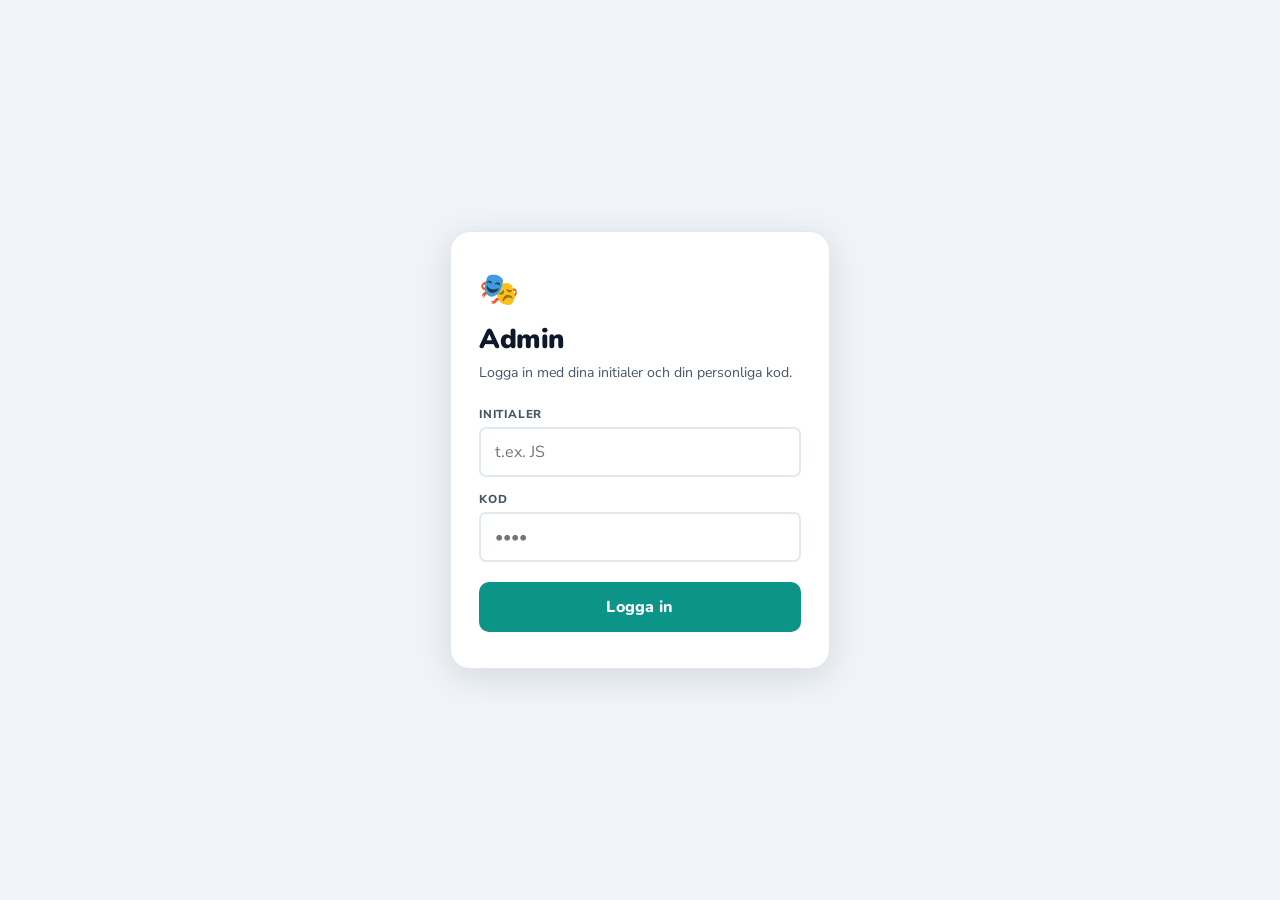
<file: apps-script-cafepass/admin.html>
<!DOCTYPE html>
<html lang="sv">
<head>
    <base target="_top">
    <meta name="viewport" content="width=device-width, initial-scale=1">
    <link rel="preconnect" href="https://fonts.googleapis.com">
    <link rel="preconnect" href="https://fonts.gstatic.com" crossorigin>
    <link href="https://fonts.googleapis.com/css2?family=Nunito:wght@700;800;900&family=Nunito+Sans:wght@400;600;700&display=swap" rel="stylesheet">
    <style>
      :root {
        --bg:           #f0f4f8;
        --surface:      #ffffff;
        --surface-alt:  #f8fafc;
        --border:       #e2e8f0;
        --text-primary: #0f172a;
        --text-secondary:#475569;
        --text-muted:   #94a3b8;
        --accent:       #0d9488;
        --accent-hover: #0f766e;
        --accent-light: #f0fdfa;
        --accent-mid:   #ccfbf1;
        --green:        #16a34a;
        --green-light:  #dcfce7;
        --red:          #dc2626;
        --red-light:    #ffe4e6;
        --radius-xl: 20px;
        --radius-lg: 14px;
        --radius-md: 10px;
        --radius-sm: 7px;
        --shadow:    0 2px 12px rgba(15,23,42,0.08);
        --shadow-lg: 0 8px 32px rgba(15,23,42,0.12);
      }
      *, *::before, *::after { box-sizing: border-box; }
      html, body { margin: 0; padding: 0; }
      body { font-family: 'Nunito Sans', sans-serif; background: var(--bg); color: var(--text-primary); min-height: 100vh; }

      /* ── LOGIN ── */
      #login-screen { display: flex; justify-content: center; align-items: center; min-height: 100vh; padding: 20px; }
      .login-card { background: var(--surface); border-radius: var(--radius-xl); box-shadow: var(--shadow-lg); padding: 36px 28px; width: 100%; max-width: 380px; border: 1px solid var(--border); }
      .login-logo { font-size: 2rem; margin-bottom: 10px; }
      .login-card h1 { font-family: 'Nunito', sans-serif; font-weight: 900; font-size: 1.7rem; margin: 0 0 5px; letter-spacing: -0.5px; }
      .login-card p { color: var(--text-secondary); margin: 0 0 24px; font-size: 0.88rem; }
      .field { margin-bottom: 14px; }
      .field label { display: block; font-size: 0.72rem; font-weight: 800; text-transform: uppercase; letter-spacing: 0.07em; color: var(--text-secondary); margin-bottom: 5px; }
      .field input { width: 100%; padding: 12px 14px; border: 2px solid var(--border); border-radius: var(--radius-sm); font-family: 'Nunito Sans', sans-serif; font-size: 16px; transition: border-color 0.15s, box-shadow 0.15s; }
      .field input:focus { outline: none; border-color: var(--accent); box-shadow: 0 0 0 3px rgba(13,148,136,0.12); }
      .btn-login { width: 100%; background: var(--accent); color: white; padding: 14px; border: none; border-radius: var(--radius-md); font-family: 'Nunito', sans-serif; font-size: 16px; font-weight: 800; cursor: pointer; margin-top: 6px; transition: background 0.15s; letter-spacing: 0.02em; }
      .btn-login:hover { background: var(--accent-hover); }
      #login-msg { margin-top: 12px; padding: 10px 14px; border-radius: var(--radius-sm); display: none; font-size: 0.86rem; font-weight: 700; }
      .success { background: var(--green-light); color: var(--green); border: 1.5px solid #bbf7d0; }
      .error   { background: var(--red-light); color: var(--red); border: 1.5px solid #fecdd3; }

      /* ── TOPBAR ── */
      #admin-screen { display: none; }
      .topbar {
        background: var(--surface);
        border-bottom: 1px solid var(--border);
        padding: 0 16px;
        display: flex;
        align-items: center;
        justify-content: space-between;
        height: 52px;
        position: sticky;
        top: 0;
        z-index: 100;
        box-shadow: var(--shadow);
        gap: 10px;
      }
      .topbar-brand { font-family: 'Nunito', sans-serif; font-weight: 900; font-size: 1rem; letter-spacing: -0.3px; white-space: nowrap; }
      .topbar-right { display: flex; align-items: center; gap: 8px; flex-shrink: 0; }
      .admin-pill { background: var(--accent-light); color: var(--accent); border: 1px solid var(--accent-mid); border-radius: 20px; padding: 3px 10px; font-weight: 800; font-size: 0.75rem; white-space: nowrap; }
      .btn-sm { background: var(--surface-alt); border: 1.5px solid var(--border); color: var(--text-primary); padding: 6px 12px; border-radius: var(--radius-sm); font-family: 'Nunito', sans-serif; font-size: 13px; font-weight: 700; cursor: pointer; transition: background 0.12s; white-space: nowrap; }
      .btn-sm:hover { background: var(--border); }

      /* ── BODY ── */
      .admin-body { max-width: 1000px; margin: 0 auto; padding: 16px 12px 40px; }

      /* ── STATS ── */
      .stats-row { display: grid; grid-template-columns: repeat(3, 1fr); gap: 10px; margin-bottom: 20px; }
      .stat { background: var(--surface); border: 2px solid var(--border); border-radius: var(--radius-lg); padding: 16px 12px; text-align: center; box-shadow: var(--shadow); }
      .stat-num { font-family: 'Nunito', sans-serif; font-size: 2.2rem; font-weight: 900; line-height: 1; margin-bottom: 4px; }
      .stat-lbl { font-size: 0.68rem; font-weight: 800; text-transform: uppercase; letter-spacing: 0.07em; color: var(--text-muted); }
      .stat.green .stat-num { color: var(--green); }
      .stat.red   .stat-num { color: var(--red); }
      .stat.teal  .stat-num { color: var(--accent); }

      /* ── TOOLBAR ── */
      .toolbar { display: flex; gap: 8px; margin-bottom: 14px; flex-wrap: wrap; align-items: center; }
      .search { flex: 1; min-width: 160px; padding: 9px 12px; border: 2px solid var(--border); border-radius: var(--radius-md); font-family: 'Nunito Sans', sans-serif; font-size: 14px; }
      .search:focus { outline: none; border-color: var(--accent); }
      .filter-row { display: flex; gap: 6px; flex-wrap: wrap; }
      .filter { padding: 7px 12px; border-radius: var(--radius-md); border: 2px solid var(--border); background: var(--surface); font-family: 'Nunito', sans-serif; font-size: 12px; font-weight: 700; cursor: pointer; color: var(--text-secondary); transition: all 0.12s; white-space: nowrap; }
      .filter.on { background: var(--accent); color: white; border-color: var(--accent); }

      /* Historik-knapp */
      .history-toggle { display: flex; justify-content: center; margin: 8px 0 16px; }
      .btn-history { background: none; border: 2px dashed var(--border); border-radius: var(--radius-md); padding: 8px 18px; font-family: 'Nunito', sans-serif; font-size: 13px; font-weight: 700; cursor: pointer; color: var(--text-muted); transition: all 0.15s; }
      .btn-history:hover { border-color: var(--accent); color: var(--accent); background: var(--accent-light); }
      .btn-history.active { background: var(--accent-light); color: var(--accent); border-color: var(--accent); border-style: solid; }

      /* ── PASS BLOCK ── */
      .pass-block { background: var(--surface); border: 2px solid var(--border); border-radius: var(--radius-xl); margin-bottom: 14px; overflow: hidden; box-shadow: var(--shadow); }
      .pass-block.historical { opacity: 0.7; }
      .pass-block-head { padding: 14px 16px; background: var(--surface-alt); border-bottom: 2px solid var(--border); }
      .pass-block-head-top { display: flex; align-items: flex-start; justify-content: space-between; gap: 10px; flex-wrap: wrap; }
      .pass-block-title { font-family: 'Nunito', sans-serif; font-size: 1rem; font-weight: 900; margin: 0 0 5px; letter-spacing: -0.2px; }
      .pass-block-sub { font-size: 0.79rem; color: var(--text-secondary); display: flex; align-items: center; gap: 6px; flex-wrap: wrap; }
      .badge { display: inline-block; font-size: 0.67rem; font-weight: 800; text-transform: uppercase; letter-spacing: 0.05em; padding: 2px 8px; border-radius: 20px; }
      .badge-event { background: #0f172a; color: white; }
      .badge-booked { background: var(--green-light); color: var(--green); }
      .badge-cancelled { background: var(--red-light); color: var(--red); }
      .badge-deleted { background: #f1f5f9; color: #94a3b8; }
      .badge-past { background: #f1f5f9; color: #94a3b8; font-size: 0.62rem; }

      /* Ansvarig */
      .ansvarig-control { display: flex; align-items: center; gap: 6px; flex-wrap: wrap; margin-top: 10px; padding-top: 10px; border-top: 1px solid var(--border); }
      .ansvarig-lbl { font-size: 0.75rem; font-weight: 700; color: var(--text-secondary); }
      .ansvarig-val { font-size: 0.85rem; font-weight: 800; color: var(--text-primary); }
      .ansvarig-sel { padding: 5px 10px; border: 2px solid var(--border); border-radius: var(--radius-sm); font-family: 'Nunito Sans', sans-serif; font-size: 13px; display: none; max-width: 160px; }
      .btn-edit { background: none; border: 1.5px solid var(--border); border-radius: var(--radius-sm); padding: 4px 10px; font-size: 12px; font-weight: 700; cursor: pointer; color: var(--text-secondary); transition: all 0.12s; }
      .btn-edit:hover { background: var(--accent); color: white; border-color: var(--accent); }
      .btn-save { background: var(--green); color: white; border: none; border-radius: var(--radius-sm); padding: 5px 12px; font-size: 12px; font-weight: 800; cursor: pointer; display: none; }
      .btn-cancel-edit { background: none; border: 1.5px solid var(--border); border-radius: var(--radius-sm); padding: 5px 10px; font-size: 12px; cursor: pointer; display: none; }

      /* ── DESKTOP TABLE ── */
      .btable-wrap { overflow-x: auto; }
      .btable { width: 100%; border-collapse: collapse; }
      .btable th { background: var(--surface-alt); padding: 9px 14px; font-size: 0.68rem; font-weight: 800; text-transform: uppercase; letter-spacing: 0.07em; color: var(--text-muted); text-align: left; border-bottom: 2px solid var(--border); }
      .btable td { padding: 11px 14px; border-bottom: 1px solid var(--border); font-size: 0.84rem; vertical-align: middle; }
      .btable tr:last-child td { border-bottom: none; }
      .btable tr.dim td { color: var(--text-muted); }
      .person-name { font-weight: 700; margin-bottom: 2px; }
      .contact-row { display: flex; gap: 10px; flex-wrap: wrap; font-size: 0.78rem; }
      .clink { color: var(--accent); text-decoration: none; font-weight: 700; }
      .clink:hover { text-decoration: underline; }
      .btn-delete { background: var(--red-light); color: var(--red); border: 1.5px solid #fecdd3; border-radius: var(--radius-sm); padding: 5px 12px; font-size: 12px; font-weight: 800; cursor: pointer; transition: all 0.12s; white-space: nowrap; }
      .btn-delete:hover { background: var(--red); color: white; }

      /* ── MOBILE CARDS (under 680px) ── */
      .booking-cards { display: none; }
      .booking-card { padding: 12px 16px; border-bottom: 1px solid var(--border); }
      .booking-card:last-child { border-bottom: none; }
      .booking-card.dim { opacity: 0.55; }
      .bc-top { display: flex; justify-content: space-between; align-items: flex-start; gap: 8px; margin-bottom: 6px; }
      .bc-name { font-weight: 800; font-size: 0.92rem; }
      .bc-contact { display: flex; gap: 10px; margin-bottom: 8px; flex-wrap: wrap; }
      .bc-meta { display: flex; gap: 6px; align-items: center; flex-wrap: wrap; }
      .bc-date { font-size: 0.75rem; color: var(--text-muted); }
      .bc-reason { font-size: 0.78rem; color: var(--text-muted); font-style: italic; margin-top: 4px; }

      @media (max-width: 680px) {
        .btable-wrap { display: none; }
        .booking-cards { display: block; }

        .stats-row { gap: 8px; }
        .stat-num { font-size: 1.8rem; }
        .stat-lbl { font-size: 0.62rem; }
        .stat { padding: 12px 8px; }

        .admin-body { padding: 12px 10px 40px; }

        .pass-block-title { font-size: 0.95rem; }
      }

      /* ── ADD PERSON FORM ── */
      .add-person-row { padding: 12px 16px; border-top: 2px dashed var(--border); background: #f8fafc; }
      .add-person-btn { background: none; border: 2px dashed var(--border); border-radius: var(--radius-md); padding: 9px 16px; font-family: 'Nunito', sans-serif; font-size: 13px; font-weight: 700; cursor: pointer; color: var(--text-muted); width: 100%; text-align: center; transition: all 0.15s; }
      .add-person-btn:hover { border-color: var(--accent); color: var(--accent); background: var(--accent-light); }
      .add-person-form { display: none; }
      .add-person-form.open { display: block; }
      .add-form-grid { display: grid; grid-template-columns: 1fr 1fr; gap: 8px; margin: 12px 0 8px; }
      @media (max-width: 480px) { .add-form-grid { grid-template-columns: 1fr; } }
      .add-form-grid input { padding: 10px 12px; border: 2px solid var(--border); border-radius: var(--radius-sm); font-family: 'Nunito Sans', sans-serif; font-size: 15px; transition: border-color 0.15s; width: 100%; }
      .add-form-grid input:focus { outline: none; border-color: var(--accent); }
      .add-form-grid input.invalid { border-color: var(--red); background: var(--red-light); }
      .add-form-actions { display: flex; gap: 8px; justify-content: flex-end; flex-wrap: wrap; }
      .btn-add-confirm { background: var(--accent); color: white; border: none; border-radius: var(--radius-sm); padding: 10px 20px; font-family: 'Nunito', sans-serif; font-size: 14px; font-weight: 800; cursor: pointer; transition: background 0.12s; flex: 1; }
      .btn-add-confirm:hover { background: var(--accent-hover); }
      .btn-add-confirm:disabled { opacity: 0.5; cursor: not-allowed; }
      .btn-add-cancel { background: none; border: 1.5px solid var(--border); border-radius: var(--radius-sm); padding: 10px 16px; font-family: 'Nunito', sans-serif; font-size: 13px; font-weight: 700; cursor: pointer; color: var(--text-secondary); }

      /* ── EMPTY STATE ── */
      .empty-pass { padding: 20px; text-align: center; color: var(--text-muted); font-style: italic; font-size: 0.85rem; }

      /* ── TOAST ── */
      #toast { position: fixed; bottom: 20px; left: 50%; transform: translateX(-50%); background: var(--accent); color: white; padding: 12px 22px; border-radius: var(--radius-md); font-family: 'Nunito', sans-serif; font-size: 0.88rem; font-weight: 800; z-index: 9999; box-shadow: var(--shadow-lg); display: none; max-width: 88vw; text-align: center; }
      #toast.ok  { background: var(--green); }
      #toast.err { background: var(--red); }

      .spinner { display: inline-block; width: 18px; height: 18px; border: 2.5px solid var(--border); border-top-color: var(--accent); border-radius: 50%; animation: spin 0.65s linear infinite; vertical-align: middle; margin-right: 8px; }
      @keyframes spin { to { transform: rotate(360deg); } }
      .loading { text-align: center; padding: 40px; color: var(--text-muted); }
    </style>
</head>
<body>

<!-- LOGIN -->
<div id="login-screen">
  <div class="login-card">
    <div class="login-logo">🎭</div>
    <h1>Admin</h1>
    <p>Logga in med dina initialer och din personliga kod.</p>
    <div class="field">
      <label for="ini">Initialer</label>
      <input type="text" id="ini" placeholder="t.ex. JS" autocomplete="username" autocapitalize="none">
    </div>
    <div class="field">
      <label for="kod">Kod</label>
      <input type="password" id="kod" placeholder="••••" autocomplete="current-password">
    </div>
    <button class="btn-login" onclick="login()">Logga in</button>
    <div id="login-msg"></div>
  </div>
</div>

<!-- DASHBOARD -->
<div id="admin-screen">
  <div class="topbar">
    <span class="topbar-brand">🎭 Cafébokning</span>
    <div class="topbar-right">
      <span class="admin-pill" id="admin-display"></span>
      <button class="btn-sm" onclick="refreshData()">↻</button>
    </div>
  </div>

  <div class="admin-body">

    <div class="stats-row">
      <div class="stat red"><div class="stat-num" id="s-booked">—</div><div class="stat-lbl">Bokade</div></div>
      <div class="stat green"><div class="stat-num" id="s-avail">—</div><div class="stat-lbl">Lediga</div></div>
      <div class="stat teal"><div class="stat-num" id="s-total">—</div><div class="stat-lbl">Totalt</div></div>
    </div>

    <div class="toolbar">
      <input type="text" class="search" id="search" placeholder="Sök namn, e-post, telefon…" oninput="render()">
      <div class="filter-row">
        <button class="filter on" onclick="setFilter('all',this)">Alla</button>
        <button class="filter" onclick="setFilter('Bokad',this)">Bokade</button>
        <button class="filter" onclick="setFilter('other',this)">Avbokade</button>
      </div>
    </div>

    <div id="view"><div class="loading"><span class="spinner"></span> Laddar…</div></div>

    <div class="history-toggle">
      <button class="btn-history" id="history-btn" onclick="toggleHistory()">🕐 Visa historik (gamla pass)</button>
    </div>

  </div>
</div>

<div id="toast"></div>

<script>
  let token = null, adminName = '', data = null, activeFilter = 'all', showHistory = false;

  const todayMs = (() => { const d = new Date(); d.setHours(0,0,0,0); return d.getTime(); })();

  document.getElementById('kod').addEventListener('keyup', e => { if (e.key === 'Enter') login(); });
  document.getElementById('ini').addEventListener('keyup', e => { if (e.key === 'Enter') login(); });

  function login() {
    const ini = document.getElementById('ini').value.trim();
    const kod = document.getElementById('kod').value.trim();
    if (!ini || !kod) { msg('Fyll i båda fälten.', false); return; }
    msg('Kontrollerar…', true);
    google.script.run
      .withSuccessHandler(onLogin)
      .withFailureHandler(() => msg('Tekniskt fel.', false))
      .verifyAdminAndGetData(ini, kod);
  }

  function onLogin(res) {
    if (res.success) {
      token = res.token; adminName = res.adminName;
      document.getElementById('admin-display').textContent = adminName;
      document.getElementById('login-screen').style.display = 'none';
      document.getElementById('admin-screen').style.display = 'block';
      applyData(res.data);
    } else { msg(res.message, false); }
  }

  function refreshData() {
    document.getElementById('view').innerHTML = '<div class="loading"><span class="spinner"></span> Uppdaterar…</div>';
    google.script.run
      .withSuccessHandler(applyData)
      .withFailureHandler(() => toast('Kunde inte uppdatera.', false))
      .refreshAdminBookings(token);
  }

  function applyData(d) {
    data = d;
    // Stats visar bara kommande pass
    const upcomingPasses = Object.values(d.passes).filter(p => (p.rawDate || 0) >= todayMs);
    const upcomingIds = new Set(
      Object.entries(d.passes)
        .filter(([,p]) => (p.rawDate || 0) >= todayMs)
        .map(([id]) => id)
    );
    const upcomingBookings = d.bookings.filter(b => upcomingIds.has(String(b.passId)));
    const booked = upcomingBookings.filter(b => b.status === 'Bokad').length;
    const total  = upcomingPasses.reduce((s, p) => s + (p.total || 0), 0);

    document.getElementById('s-booked').textContent = booked;
    document.getElementById('s-avail').textContent  = total - booked;
    document.getElementById('s-total').textContent  = total;
    render();
  }

  function setFilter(f, btn) {
    activeFilter = f;
    document.querySelectorAll('.filter').forEach(b => b.classList.remove('on'));
    btn.classList.add('on');
    render();
  }

  function toggleHistory() {
    showHistory = !showHistory;
    const btn = document.getElementById('history-btn');
    btn.classList.toggle('active', showHistory);
    btn.textContent = showHistory ? '🕐 Dölj historik' : '🕐 Visa historik (gamla pass)';
    render();
  }

  function render() {
    if (!data) return;
    const { bookings, passes, ansvariga } = data;
    const q = document.getElementById('search').value.toLowerCase();

    const groups = {};
    bookings.forEach(b => { if (!groups[b.passId]) groups[b.passId] = []; groups[b.passId].push(b); });

    const sortedIds = Object.keys(passes).sort((a, b) => ((passes[a]||{}).rawDate||0) - ((passes[b]||{}).rawDate||0));

    let html = ''; let shown = 0;

    sortedIds.forEach(pid => {
      const p = passes[pid] || {};
      const isPast = (p.rawDate || 0) < todayMs;

      // Dölj gamla pass om historik inte visas
      if (isPast && !showHistory) return;

      const all = groups[pid] || [];

      const filtered = all.filter(b => {
        const mSearch = !q || b.namn.toLowerCase().includes(q) || b.epost.toLowerCase().includes(q) || (b.telefon||'').includes(q);
        const mFilter = activeFilter === 'all' || (activeFilter === 'Bokad' && b.status === 'Bokad') || (activeFilter === 'other' && b.status !== 'Bokad');
        return mSearch && mFilter;
      });

      if (q) {
        const passMatch = (p.datum||'').toLowerCase().includes(q) || (p.forestallning||'').toLowerCase().includes(q) || (p.uppgift||'').toLowerCase().includes(q) || (p.huvudansvarig||'').toLowerCase().includes(q);
        if (!passMatch && filtered.length === 0) return;
      }

      shown++;
      const bookedN = all.filter(b => b.status === 'Bokad').length;
      const opts = (ansvariga||[]).map(n => `<option value="${n}"${n === p.huvudansvarig ? ' selected' : ''}>${n}</option>`).join('');

      html += `
        <div class="pass-block${isPast ? ' historical' : ''}">
          <div class="pass-block-head">
            <div class="pass-block-head-top">
              <div style="flex:1;min-width:0">
                <div class="pass-block-title">${p.datum||'—'} <span style="font-size:0.84rem;color:var(--text-muted);font-weight:600">${p.tid||''}</span></div>
                <div class="pass-block-sub">
                  <span class="badge badge-event">${p.forestallning||'—'}</span>
                  <span>${p.uppgift||''}</span>
                  <span>·</span>
                  <strong>${bookedN}</strong>&nbsp;/&nbsp;${p.total||0} bokade
                  ${isPast ? '<span class="badge badge-past">Passerat</span>' : ''}
                </div>
              </div>
            </div>
            <div class="ansvarig-control">
              <span class="ansvarig-lbl">Ansvarig:</span>
              <span class="ansvarig-val" id="av-${pid}">${p.huvudansvarig||'Ingen'}</span>
              <select class="ansvarig-sel" id="as-${pid}">${opts}</select>
              <button class="btn-edit" id="be-${pid}" onclick="editA('${pid}')">Byt</button>
              <button class="btn-save" id="bs-${pid}" onclick="saveA('${pid}')">Spara</button>
              <button class="btn-cancel-edit" id="bc-${pid}" onclick="cancelA('${pid}')">✕</button>
            </div>
          </div>

          <!-- DESKTOP: tabell -->
          <div class="btable-wrap">
            <table class="btable">
              <thead><tr><th>Person</th><th>Kontakt</th><th>Bokad</th><th>Status</th><th>Anledning</th><th></th></tr></thead>
              <tbody>
                ${filtered.length === 0
                  ? `<tr><td colspan="6" class="empty-pass">📭 Inga bokningar ännu.</td></tr>`
                  : filtered.map(bookingRowDesktop).join('')}
              </tbody>
            </table>
          </div>

          <!-- MOBIL: kort -->
          <div class="booking-cards">
            ${filtered.length === 0
              ? `<div class="empty-pass">📭 Inga bokningar ännu.</div>`
              : filtered.map(bookingRowMobile).join('')}
          </div>

          ${!isPast ? `
          <div class="add-person-row" id="apr-${pid}">
            <button class="add-person-btn" id="apb-${pid}" onclick="toggleAddForm('${pid}')">+ Lägg till person manuellt</button>
            <div class="add-person-form" id="apf-${pid}">
              <div class="add-form-grid">
                <input type="text" id="ap-fornamn-${pid}" placeholder="Förnamn *" autocomplete="given-name">
                <input type="text" id="ap-efternamn-${pid}" placeholder="Efternamn *" autocomplete="family-name">
                <input type="email" id="ap-epost-${pid}" placeholder="E-post (valfritt)" autocomplete="email">
                <input type="tel" id="ap-telefon-${pid}" placeholder="Telefon (valfritt)" autocomplete="tel">
              </div>
              <div class="add-form-actions">
                <button class="btn-add-cancel" onclick="closeAddForm('${pid}')">Avbryt</button>
                <button class="btn-add-confirm" id="ap-save-${pid}" onclick="adminAddPerson('${pid}')">Boka in person</button>
              </div>
            </div>
          </div>` : ''}
        </div>`;
    });

    document.getElementById('view').innerHTML = shown === 0
      ? `<div class="loading" style="color:var(--text-muted)">
           ${q ? 'Inga pass matchar sökningen.' : 'Inga kommande pass just nu.'}
         </div>`
      : html;
  }

  function bookingRowDesktop(b) {
    const dim = b.status !== 'Bokad';
    const badge = b.status === 'Bokad'
      ? '<span class="badge badge-booked">Bokad</span>'
      : b.status === 'Avbokad'
        ? '<span class="badge badge-cancelled">Avbokad</span>'
        : '<span class="badge badge-deleted">Raderad</span>';
    return `
      <tr class="${dim ? 'dim' : ''}">
        <td><div class="person-name">${b.namn}</div></td>
        <td><div class="contact-row">
          ${b.epost ? `<a href="mailto:${b.epost}" class="clink">✉ ${b.epost}</a>` : ''}
          ${b.telefon ? `<a href="tel:${b.telefon}" class="clink">📞 ${b.telefon}</a>` : ''}
        </div></td>
        <td style="font-size:0.76rem;color:var(--text-muted);white-space:nowrap">${b.bokadDatum}</td>
        <td>${badge}</td>
        <td style="font-size:0.78rem;color:var(--text-muted);font-style:italic;max-width:140px">${b.anledning||''}</td>
        <td style="text-align:right">${b.status === 'Bokad' ? `<button class="btn-delete" onclick="delBooking(${b.rowId},this)">Radera</button>` : ''}</td>
      </tr>`;
  }

  function bookingRowMobile(b) {
    const dim = b.status !== 'Bokad';
    const badge = b.status === 'Bokad'
      ? '<span class="badge badge-booked">Bokad</span>'
      : b.status === 'Avbokad'
        ? '<span class="badge badge-cancelled">Avbokad</span>'
        : '<span class="badge badge-deleted">Raderad</span>';
    return `
      <div class="booking-card${dim ? ' dim' : ''}">
        <div class="bc-top">
          <span class="bc-name">${b.namn}</span>
          ${badge}
        </div>
        <div class="bc-contact">
          ${b.epost ? `<a href="mailto:${b.epost}" class="clink" style="font-size:0.82rem">✉ ${b.epost}</a>` : ''}
          ${b.telefon ? `<a href="tel:${b.telefon}" class="clink" style="font-size:0.82rem">📞 ${b.telefon}</a>` : ''}
        </div>
        ${b.anledning ? `<div class="bc-reason">"${b.anledning}"</div>` : ''}
        <div style="display:flex;justify-content:space-between;align-items:center;margin-top:8px;">
          <span class="bc-date">${b.bokadDatum}</span>
          ${b.status === 'Bokad' ? `<button class="btn-delete" style="padding:6px 14px;font-size:12px" onclick="delBooking(${b.rowId},this)">Radera</button>` : ''}
        </div>
      </div>`;
  }

  // Ansvarig edit
  function editA(pid) {
    document.getElementById('av-'+pid).style.display = 'none';
    document.getElementById('be-'+pid).style.display = 'none';
    document.getElementById('as-'+pid).style.display = 'inline-block';
    document.getElementById('bs-'+pid).style.display = 'inline-block';
    document.getElementById('bc-'+pid).style.display = 'inline-block';
  }
  function cancelA(pid) {
    document.getElementById('av-'+pid).style.display = '';
    document.getElementById('be-'+pid).style.display = '';
    document.getElementById('as-'+pid).style.display = 'none';
    document.getElementById('bs-'+pid).style.display = 'none';
    document.getElementById('bc-'+pid).style.display = 'none';
  }
  function saveA(pid) {
    const ny = document.getElementById('as-'+pid).value;
    document.getElementById('bs-'+pid).textContent = '…';
    google.script.run
      .withSuccessHandler(r => {
        if (r.success) {
          document.getElementById('av-'+pid).textContent = ny;
          if (data.passes[pid]) data.passes[pid].huvudansvarig = ny;
          cancelA(pid); toast(r.message, true);
        } else { toast(r.message, false); document.getElementById('bs-'+pid).textContent = 'Spara'; }
      })
      .withFailureHandler(() => toast('Tekniskt fel.', false))
      .adminUpdateHuvudansvarig(pid, ny, token);
  }

  // Delete
  function delBooking(rowId, btn) {
    if (!confirm('Radera bokningen? Den markeras som raderad.')) return;
    btn.disabled = true; btn.textContent = '…';
    google.script.run
      .withSuccessHandler(r => {
        toast(r.message, r.success);
        if (r.success) refreshData();
        else { btn.disabled = false; btn.textContent = 'Radera'; }
      })
      .withFailureHandler(() => { toast('Tekniskt fel.', false); btn.disabled = false; btn.textContent = 'Radera'; })
      .adminDeleteBooking(rowId, token);
  }

  // Add person
  function toggleAddForm(pid) {
    const form = document.getElementById('apf-'+pid);
    const btn  = document.getElementById('apb-'+pid);
    const open = form.classList.contains('open');
    form.classList.toggle('open', !open);
    btn.style.display = open ? '' : 'none';
    if (!open) document.getElementById('ap-fornamn-'+pid).focus();
  }
  function closeAddForm(pid) {
    document.getElementById('apf-'+pid).classList.remove('open');
    document.getElementById('apb-'+pid).style.display = '';
    ['fornamn','efternamn','epost','telefon'].forEach(f => {
      const el = document.getElementById('ap-'+f+'-'+pid);
      el.value = ''; el.classList.remove('invalid');
    });
  }
  function adminAddPerson(pid) {
    const fornamn   = document.getElementById('ap-fornamn-'+pid).value.trim();
    const efternamn = document.getElementById('ap-efternamn-'+pid).value.trim();
    const epost     = document.getElementById('ap-epost-'+pid).value.trim();
    const telefon   = document.getElementById('ap-telefon-'+pid).value.trim();
    let valid = true;
    ['fornamn','efternamn'].forEach(f => {
      const el = document.getElementById('ap-'+f+'-'+pid);
      if (!el.value.trim()) { el.classList.add('invalid'); valid = false; }
      else el.classList.remove('invalid');
    });
    if (!valid) return;
    const saveBtn = document.getElementById('ap-save-'+pid);
    saveBtn.disabled = true; saveBtn.textContent = '…';
    google.script.run
      .withSuccessHandler(r => {
        saveBtn.disabled = false; saveBtn.textContent = 'Boka in person';
        if (r.success) { closeAddForm(pid); toast(r.message, true); refreshData(); }
        else toast(r.message, false);
      })
      .withFailureHandler(() => { saveBtn.disabled = false; saveBtn.textContent = 'Boka in person'; toast('Tekniskt fel.', false); })
      .adminBokaManually(pid, fornamn+' '+efternamn, epost, telefon, token);
  }

  function toast(m, ok) {
    const t = document.getElementById('toast');
    t.textContent = m; t.className = ok ? 'ok' : 'err'; t.style.display = 'block';
    clearTimeout(t._t); t._t = setTimeout(() => t.style.display = 'none', 4000);
  }
  function msg(m, ok) {
    const el = document.getElementById('login-msg');
    el.textContent = m; el.className = ok ? 'success' : 'error'; el.style.display = 'block';
  }
</script>
</body>
</html>
</file>
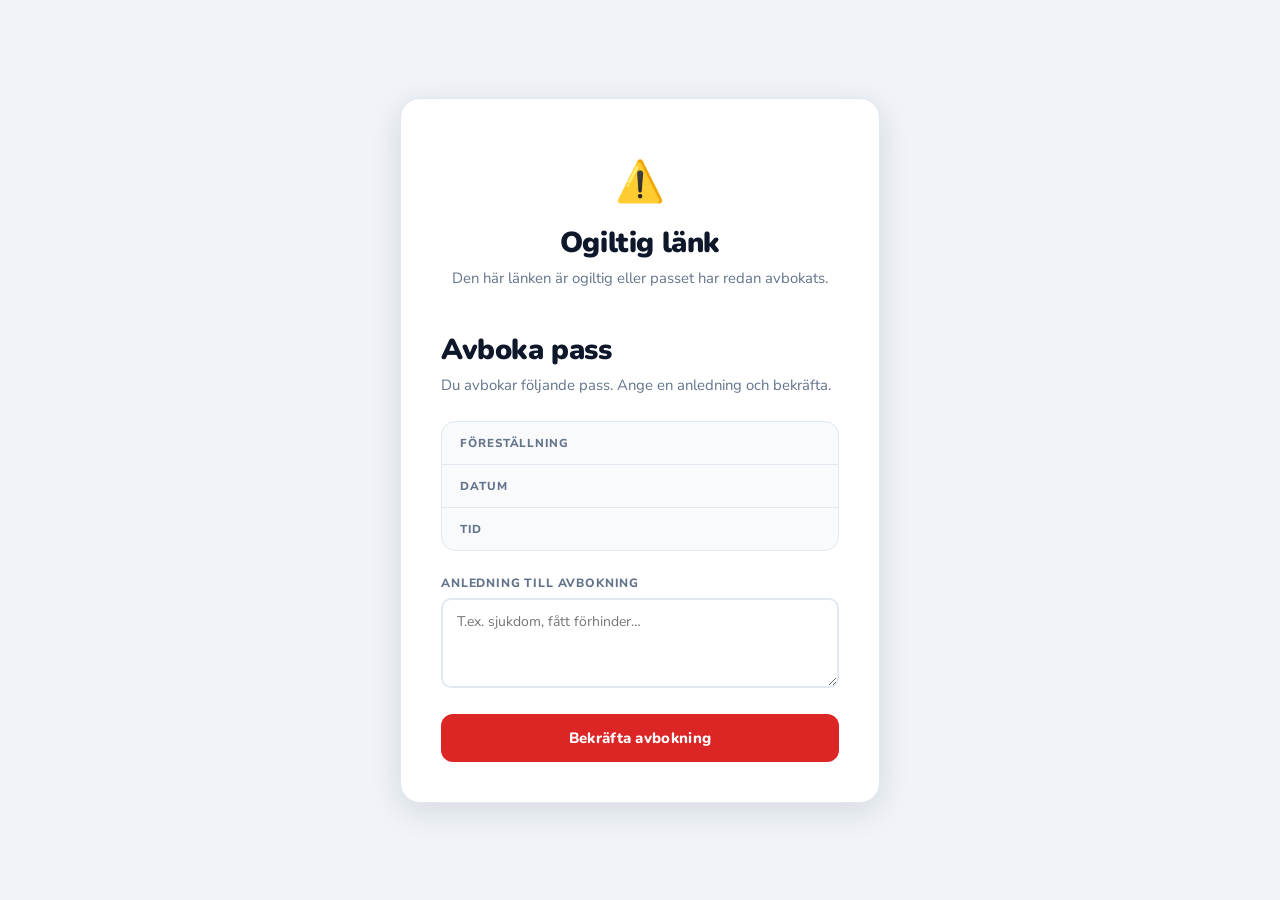
<file: apps-script-cafepass/cancel.html>
<!DOCTYPE html>
<html lang="sv">
<head>
    <base target="_top">
    <meta name="viewport" content="width=device-width, initial-scale=1">
    <link rel="preconnect" href="https://fonts.googleapis.com">
    <link rel="preconnect" href="https://fonts.gstatic.com" crossorigin>
    <link href="https://fonts.googleapis.com/css2?family=Nunito:wght@700;800;900&family=Nunito+Sans:wght@400;600;700&display=swap" rel="stylesheet">
    <style>
      :root {
        --bg:      #f0f4f8;
        --surface: #ffffff;
        --border:  #e2e8f0;
        --text:    #0f172a;
        --muted:   #64748b;
        --red:     #dc2626;
        --red-l:   #ffe4e6;
        --radius:  20px;
        --shadow:  0 8px 32px rgba(15,23,42,0.12);
      }
      *, *::before, *::after { box-sizing: border-box; }
      html, body { margin: 0; padding: 0; }
      body { font-family: 'Nunito Sans', sans-serif; background: var(--bg); min-height: 100vh; display: flex; justify-content: center; align-items: center; padding: 24px; color: var(--text); }
      .card { max-width: 480px; width: 100%; background: var(--surface); padding: 40px; border-radius: var(--radius); box-shadow: var(--shadow); border: 1px solid var(--border); }
      h1 { font-family: 'Nunito', sans-serif; font-weight: 900; font-size: 1.8rem; margin: 0 0 6px; letter-spacing: -0.4px; }
      .sub { color: var(--muted); margin: 0 0 26px; font-size: 0.93rem; }

      .detail-grid { background: #f8fafc; border: 1.5px solid var(--border); border-radius: 14px; overflow: hidden; margin-bottom: 24px; }
      .detail-row { display: flex; justify-content: space-between; align-items: baseline; padding: 13px 18px; border-bottom: 1px solid var(--border); gap: 12px; }
      .detail-row:last-child { border-bottom: none; }
      .dl { font-size: 0.72rem; font-weight: 800; text-transform: uppercase; letter-spacing: 0.08em; color: var(--muted); flex-shrink: 0; }
      .dv { font-family: 'Nunito', sans-serif; font-weight: 800; font-size: 0.95rem; text-align: right; }

      .field { margin-bottom: 20px; }
      .field label { display: block; font-size: 0.75rem; font-weight: 800; text-transform: uppercase; letter-spacing: 0.07em; color: var(--muted); margin-bottom: 7px; }
      textarea { width: 100%; padding: 12px 14px; border: 2px solid var(--border); border-radius: 10px; font-family: 'Nunito Sans', sans-serif; font-size: 14px; min-height: 90px; resize: vertical; transition: border-color 0.15s; color: var(--text); }
      textarea:focus { outline: none; border-color: var(--red); box-shadow: 0 0 0 3px rgba(220,38,38,0.08); }

      .btn-cancel { width: 100%; background: var(--red); color: white; padding: 14px; border: none; border-radius: 12px; font-family: 'Nunito', sans-serif; font-size: 15px; font-weight: 800; cursor: pointer; transition: opacity 0.15s, transform 0.1s; letter-spacing: 0.02em; }
      .btn-cancel:hover { opacity: 0.88; transform: translateY(-1px); }
      .btn-cancel:disabled { opacity: 0.5; cursor: not-allowed; transform: none; }

      .processing { margin-top: 12px; padding: 10px 14px; border-radius: 8px; background: #f0fdfa; color: #0f766e; font-size: 0.88rem; font-weight: 700; display: none; text-align: center; }

      .error-card { text-align: center; padding: 16px 0; }
      .error-icon { font-size: 2.5rem; margin-bottom: 14px; }
    </style>
</head>
<body>
  <div class="card">
    <? if (!passDetails) { ?>
      <div class="error-card">
        <div class="error-icon">⚠️</div>
        <h1>Ogiltig länk</h1>
        <p class="sub">Den här länken är ogiltig eller passet har redan avbokats.</p>
      </div>
    <? } else { ?>
      <h1>Avboka pass</h1>
      <p class="sub">Du avbokar följande pass. Ange en anledning och bekräfta.</p>

      <div class="detail-grid">
        <div class="detail-row">
          <span class="dl">Föreställning</span>
          <span class="dv"><?= passDetails.forestallning ?></span>
        </div>
        <div class="detail-row">
          <span class="dl">Datum</span>
          <span class="dv"><?= passDetails.datum ?></span>
        </div>
        <div class="detail-row">
          <span class="dl">Tid</span>
          <span class="dv"><?= passDetails.tid ?></span>
        </div>
      </div>

      <div class="field">
        <label for="reason">Anledning till avbokning</label>
        <textarea id="reason" placeholder="T.ex. sjukdom, fått förhinder…"></textarea>
      </div>

      <button class="btn-cancel" onclick="submit()">Bekräfta avbokning</button>
      <div class="processing" id="proc">Avbokar, vänta…</div>

      <script>
        const PI = { bookingId: '<?= passDetails.bookingId ?>', token: '<?= passDetails.token ?>' };
        function submit() {
          const reason = document.getElementById('reason').value.trim();
          if (!reason) {
            const ta = document.getElementById('reason');
            ta.style.borderColor = '#dc2626';
            ta.focus();
            return;
          }
          document.querySelector('.btn-cancel').disabled = true;
          document.getElementById('proc').style.display = 'block';
          google.script.run.withSuccessHandler(done).avbokaPass({ bookingId: PI.bookingId, token: PI.token, reason });
        }
        function done(msg) {
          document.body.innerHTML = `
            <div class="card" style="text-align:center;padding:48px 40px;">
              <div style="font-size:3rem;margin-bottom:16px;">✅</div>
              <h1 style="font-family:Nunito,sans-serif;font-weight:900;font-size:1.7rem;margin:0 0 10px;letter-spacing:-0.4px;">Avbokning bekräftad</h1>
              <p style="color:#64748b;font-size:0.95rem;margin:0;line-height:1.6;">${msg}</p>
            </div>`;
        }
      </script>
    <? } ?>
  </div>
</body>
</html>
</file>
<file: css/style.css>
/* ══════════════════════════════════════════════
   MEDLEMSSIDA — Sommarteatern Ystad
   Delar designspråk med sommarteaternystad.com
══════════════════════════════════════════════ */

:root {
  --bg: #ffffff;
  --bg-soft: #f7f7f5;
  --line: rgba(20, 20, 20, 0.08);
  --text: #161616;
  --muted: rgba(22, 22, 22, 0.72);
  --muted-2: rgba(22, 22, 22, 0.5);

  /* Brand */
  --gold: #c9a84c;
  --gold-light: #e0bb65;
  --crimson: #8b1a2e;
  --crimson-deep: #5e0f1e;
  --purple-dark: #0e0421;
  --purple-mid: #1c0938;
  --blue: #1c2a5c;
  --blue-deep: #0a0f28;
  --green: #1a4a28;
  --green-deep: #06110a;

  --max: 1280px;
  --radius-lg: 28px;
  --radius-md: 20px;
  --radius-sm: 14px;
  --shadow: 0 18px 50px rgba(0, 0, 0, 0.06);
  --shadow-dark: 0 12px 40px rgba(0, 0, 0, 0.22);
}

*, *::before, *::after { box-sizing: border-box; }

html { scroll-behavior: smooth; }

body {
  margin: 0;
  font-family: 'Inter', -apple-system, BlinkMacSystemFont, 'Helvetica Neue', sans-serif;
  background: var(--bg);
  color: var(--text);
  line-height: 1.6;
  -webkit-font-smoothing: antialiased;
  -moz-osx-font-smoothing: grayscale;
}

a { color: inherit; text-decoration: none; }
img { display: block; max-width: 100%; }

.container {
  width: min(calc(100% - 32px), var(--max));
  margin: 0 auto;
}

/* ══════════════════════════════════════════════
   TOP BAR — enkel navigering på undersidor
══════════════════════════════════════════════ */

.topbar {
  background: var(--purple-dark);
  padding: 16px 0;
}

.topbar .container {
  display: flex;
  align-items: center;
  justify-content: space-between;
  gap: 16px;
}

.topbar-brand {
  display: flex;
  align-items: center;
  gap: 12px;
}

.topbar-logo { height: 40px; width: auto; }

.topbar-title {
  color: #fff;
  font-weight: 800;
  font-size: 14px;
  letter-spacing: 0.02em;
}

.topbar-back {
  display: inline-flex;
  align-items: center;
  gap: 6px;
  color: rgba(255,255,255,0.80);
  font-size: 14px;
  font-weight: 700;
  padding: 8px 16px;
  border-radius: 999px;
  background: rgba(255,255,255,0.08);
  border: 1px solid rgba(255,255,255,0.18);
  transition: background 0.2s, color 0.2s;
}

.topbar-back:hover { background: rgba(255,255,255,0.16); color: #fff; }

/* ══════════════════════════════════════════════
   HERO (startsida)
══════════════════════════════════════════════ */

.hero-section {
  position: relative;
  padding: 72px 0 56px;
  background:
    linear-gradient(160deg, rgba(14,4,33,0.90) 0%, rgba(28,9,56,0.86) 55%, rgba(94,15,30,0.88) 130%),
    url('../images/accent-hero.jpg') center 32% / cover no-repeat;
  text-align: center;
  overflow: hidden;
}

.hero-logo {
  width: min(140px, 32vw);
  height: auto;
  margin: 0 auto 22px;
  filter: drop-shadow(0 4px 30px rgba(0,0,0,0.5)) drop-shadow(0 0 40px rgba(201,168,76,0.25));
}

.hero-kicker {
  display: block;
  font-size: clamp(13px, 1.8vw, 16px);
  font-weight: 300;
  letter-spacing: 0.14em;
  color: rgba(255,255,255,0.72);
  text-transform: uppercase;
  margin-bottom: 8px;
}

.hero-title {
  margin: 0;
  font-size: clamp(38px, 8vw, 68px);
  font-weight: 900;
  letter-spacing: -0.03em;
  line-height: 0.95;
  color: #fff;
  text-shadow: 0 4px 40px rgba(0,0,0,0.5);
}

.hero-sub {
  margin: 16px auto 0;
  max-width: 460px;
  font-size: 15px;
  color: rgba(255,255,255,0.68);
}

/* ══════════════════════════════════════════════
   SECTION SHARED
══════════════════════════════════════════════ */

.section { padding: 56px 0; }

.section-head { margin-bottom: 32px; }
.section-head.center { text-align: center; }

.section-kicker {
  margin: 0 0 10px;
  text-transform: uppercase;
  letter-spacing: 0.14em;
  font-size: 12px;
  font-weight: 800;
  color: #7c7c7c;
}

h1.page-title {
  margin: 0 0 12px;
  font-size: clamp(28px, 4.5vw, 44px);
  font-weight: 900;
  letter-spacing: -0.03em;
  line-height: 1.05;
  color: var(--text);
}

h2 {
  margin: 0 0 12px;
  font-size: clamp(26px, 3.5vw, 38px);
  line-height: 1.05;
  letter-spacing: -0.03em;
  color: var(--text);
}

.page-lead {
  font-size: 16px;
  color: var(--muted);
  max-width: 620px;
  margin: 0 0 8px;
}

/* ══════════════════════════════════════════════
   SIDHUVUD MED STÄMNINGSBILD (helbredd, skugga + text ovanpå)
══════════════════════════════════════════════ */

.page-hero {
  position: relative;
  padding: 64px 0 40px;
  background-size: cover;
  background-position: center 30%;
  overflow: hidden;
}

.page-hero::before {
  content: '';
  position: absolute;
  inset: 0;
  background: linear-gradient(160deg, rgba(14,4,33,0.92) 0%, rgba(28,9,56,0.86) 55%, rgba(94,15,30,0.88) 130%);
}

.page-hero .container { position: relative; z-index: 1; }

.page-hero .section-kicker { color: rgba(255,255,255,0.68); }

.page-hero .page-title {
  color: #fff;
  text-shadow: 0 4px 40px rgba(0,0,0,0.55);
}

.page-hero .page-lead {
  color: rgba(255,255,255,0.78);
  max-width: 560px;
}

@media (max-width: 719px) {
  .page-hero { padding: 48px 0 32px; }
}

/* ══════════════════════════════════════════════
   INFO-KORT (Ledare & Kontakt m.fl.)
══════════════════════════════════════════════ */

.info-card {
  background: #fff;
  border: 1px solid var(--line);
  border-radius: var(--radius-md);
  padding: 24px 26px;
  box-shadow: var(--shadow);
  margin-bottom: 32px;
}

.info-card-title {
  margin: 0 0 12px;
  font-size: 16px;
  font-weight: 800;
  letter-spacing: -0.01em;
  color: var(--text);
}

.info-card p {
  margin: 0 0 10px;
  font-size: 14px;
  color: var(--muted);
  line-height: 1.65;
}

.info-card p:last-child { margin-bottom: 0; }

/* ══════════════════════════════════════════════
   FÖRMÅNS-KORT
══════════════════════════════════════════════ */

.benefit-card {
  background: #fff;
  border: 1px solid var(--line);
  border-radius: var(--radius-lg);
  padding: 30px 28px;
  box-shadow: var(--shadow);
  margin-bottom: 20px;
}

.benefit-card-icon {
  width: 52px;
  height: 52px;
  border-radius: 14px;
  display: flex;
  align-items: center;
  justify-content: center;
  margin-bottom: 18px;
  background: rgba(201,168,76,0.12);
  color: var(--gold);
}

.benefit-card-icon--purple { background: rgba(91,42,134,0.10); color: #7c3fb0; }

.benefit-card-title {
  margin: 0 0 12px;
  font-size: 21px;
  font-weight: 900;
  letter-spacing: -0.02em;
  color: var(--text);
}

.benefit-card p {
  margin: 0 0 14px;
  font-size: 14.5px;
  line-height: 1.7;
  color: var(--muted);
}

.benefit-card p:last-of-type { margin-bottom: 0; }

.benefit-card-code {
  display: inline-flex;
  align-items: center;
  gap: 8px;
  background: var(--bg-soft);
  border: 1px solid var(--line);
  border-radius: 999px;
  padding: 8px 20px;
  font-weight: 800;
  font-size: 14px;
  letter-spacing: 0.04em;
  margin: 6px 0 4px;
}

/* ══════════════════════════════════════════════
   LÄNK-GRID (bento-liknande knappar)
══════════════════════════════════════════════ */

.link-grid {
  display: grid;
  grid-template-columns: repeat(3, 1fr);
  gap: 16px;
}

.link-tile {
  border-radius: var(--radius-lg);
  overflow: hidden;
  position: relative;
  min-height: 200px;
  display: flex;
  transition: transform 0.22s ease, box-shadow 0.22s ease;
  box-shadow: var(--shadow-dark);
}

.link-tile:hover { transform: translateY(-4px) scale(1.005); box-shadow: 0 24px 64px rgba(0,0,0,0.30); }

.link-tile--wide { grid-column: span 3; min-height: 150px; }
.link-tile--half { grid-column: span 3; }
.link-tile--featured { grid-column: span 3; min-height: 260px; }
.link-tile--featured .link-tile-title { font-size: clamp(28px, 4vw, 40px); }
.link-tile--featured .link-tile-desc { font-size: 15px; }

@media (min-width: 720px) {
  .link-tile--half { grid-column: span 1; }
}

.link-tile-inner {
  flex: 1;
  display: flex;
  flex-direction: column;
  justify-content: flex-end;
  padding: 28px;
  position: relative;
  background-size: cover;
  background-position: center 30%;
}

.link-tile--oliver .link-tile-inner {
  background-image: linear-gradient(135deg, rgba(139,26,46,0.90) 0%, rgba(58,10,22,0.90) 60%, rgba(26,5,32,0.92) 100%), var(--tile-photo);
}
.link-tile--lilla .link-tile-inner {
  background-image: linear-gradient(135deg, rgba(16,185,129,0.88) 0%, rgba(6,17,10,0.93) 100%), var(--tile-photo);
}
.link-tile--schema .link-tile-inner {
  background-image: linear-gradient(135deg, rgba(28,42,92,0.90) 0%, rgba(10,15,40,0.93) 100%), var(--tile-photo);
}
.link-tile--jul .link-tile-inner {
  background-image: linear-gradient(135deg, rgba(26,74,40,0.90) 0%, rgba(6,21,12,0.92) 100%), var(--tile-photo);
}
.link-tile--tickets .link-tile-inner {
  background-image: linear-gradient(135deg, rgba(28,42,92,0.90) 0%, rgba(10,15,40,0.93) 100%), var(--tile-photo);
}
.link-tile--formaner .link-tile-inner {
  background-image: linear-gradient(135deg, rgba(91,42,134,0.88) 0%, rgba(31,10,56,0.93) 100%), var(--tile-photo);
}
.link-tile--reklam .link-tile-inner {
  background-image: linear-gradient(135deg, rgba(67,56,202,0.88) 0%, rgba(21,16,70,0.93) 100%), var(--tile-photo);
}

.link-tile-tag {
  display: inline-block;
  align-self: flex-start;
  font-size: 10px;
  font-weight: 800;
  text-transform: uppercase;
  letter-spacing: 0.14em;
  color: rgba(255,255,255,0.55);
  background: rgba(255,255,255,0.12);
  padding: 3px 10px;
  border-radius: 999px;
  margin-bottom: 12px;
}

.link-tile-title {
  margin: 0 0 8px;
  font-size: clamp(20px, 2.4vw, 26px);
  font-weight: 900;
  color: #fff;
  letter-spacing: -0.02em;
  line-height: 1.05;
}

.link-tile-desc {
  margin: 0;
  font-size: 13px;
  color: rgba(255,255,255,0.65);
  line-height: 1.5;
}

.link-tile-arrow {
  position: absolute;
  top: 24px;
  right: 24px;
  color: rgba(255,255,255,0.55);
  transition: transform 0.2s, color 0.2s;
}

.link-tile:hover .link-tile-arrow { transform: translate(3px,-3px); color: #fff; }

.link-tile.is-disabled { opacity: 0.6; cursor: default; }
.link-tile.is-disabled:hover { transform: none; box-shadow: var(--shadow-dark); }

/* ══════════════════════════════════════════════
   ARKIV (små rutor för passerade produktioner/länkar)
══════════════════════════════════════════════ */

.archive-label {
  margin: 44px 0 14px;
  font-size: 12px;
  font-weight: 800;
  text-transform: uppercase;
  letter-spacing: 0.14em;
  color: #9c9c9c;
}

.archive-grid {
  display: grid;
  grid-template-columns: repeat(auto-fill, minmax(190px, 1fr));
  gap: 10px;
}

.archive-tile {
  display: flex;
  align-items: center;
  justify-content: space-between;
  gap: 10px;
  min-height: 58px;
  padding: 14px 16px;
  border-radius: var(--radius-md);
  color: #fff;
  font-size: 13px;
  font-weight: 800;
  letter-spacing: -0.01em;
  box-shadow: var(--shadow);
  transition: transform 0.18s ease, box-shadow 0.18s ease;
  background-size: cover;
  background-position: center 30%;
}

.archive-tile:hover { transform: translateY(-2px); box-shadow: 0 14px 32px rgba(0,0,0,0.20); }
.archive-tile svg { flex-shrink: 0; opacity: 0.65; }

.archive-tile--oliver { background-image: linear-gradient(135deg, rgba(139,26,46,0.90) 0%, rgba(26,5,32,0.92) 100%), var(--tile-photo); }
.archive-tile--lilla { background-image: linear-gradient(135deg, rgba(16,185,129,0.88) 0%, rgba(6,17,10,0.93) 100%), var(--tile-photo); }
.archive-tile--schema { background-image: linear-gradient(135deg, rgba(28,42,92,0.90) 0%, rgba(10,15,40,0.93) 100%), var(--tile-photo); }
.archive-tile--tickets { background-image: linear-gradient(135deg, rgba(28,42,92,0.90) 0%, rgba(10,15,40,0.93) 100%), var(--tile-photo); }
.archive-tile--reklam { background-image: linear-gradient(135deg, rgba(67,56,202,0.88) 0%, rgba(21,16,70,0.93) 100%), var(--tile-photo); }

/* ══════════════════════════════════════════════
   RESURS-KORT (dokumentlänkar på innehållssidor)
══════════════════════════════════════════════ */

.resource-list {
  display: flex;
  flex-direction: column;
  gap: 14px;
  margin: 0 0 40px;
}

.resource-card {
  display: flex;
  align-items: center;
  gap: 18px;
  background: #fff;
  border: 1px solid var(--line);
  border-radius: var(--radius-md);
  padding: 20px 24px;
  box-shadow: var(--shadow);
  transition: transform 0.18s ease, box-shadow 0.18s ease, border-color 0.18s;
}

.resource-card:hover {
  transform: translateY(-2px);
  box-shadow: 0 20px 50px rgba(0,0,0,0.10);
  border-color: rgba(201,168,76,0.4);
}

.resource-icon {
  flex-shrink: 0;
  width: 46px;
  height: 46px;
  border-radius: 12px;
  display: flex;
  align-items: center;
  justify-content: center;
  background: var(--bg-soft);
  color: var(--crimson);
}

.resource-body { flex: 1; min-width: 0; }

.resource-title {
  margin: 0 0 3px;
  font-size: 16px;
  font-weight: 800;
  letter-spacing: -0.01em;
  color: var(--text);
}

.resource-desc {
  margin: 0;
  font-size: 13px;
  color: var(--muted-2);
}

.resource-go {
  flex-shrink: 0;
  color: var(--muted-2);
  transition: transform 0.18s, color 0.18s;
}

.resource-card:hover .resource-go { transform: translateX(3px); color: var(--crimson); }

/* ══════════════════════════════════════════════
   BUTTONS
══════════════════════════════════════════════ */

.btn {
  display: inline-flex;
  align-items: center;
  justify-content: center;
  gap: 8px;
  min-height: 50px;
  padding: 0 26px;
  border-radius: 999px;
  font-size: 15px;
  font-weight: 800;
  letter-spacing: -0.01em;
  transition: background 0.2s, transform 0.18s, box-shadow 0.18s;
  cursor: pointer;
  border: none;
  white-space: nowrap;
}

.btn-gold { background: var(--gold); color: #1a1000; }
.btn-gold:hover { background: var(--gold-light); transform: translateY(-2px); box-shadow: 0 8px 24px rgba(201,168,76,0.45); }

.btn-crimson { background: var(--crimson); color: #fff; }
.btn-crimson:hover { background: #a01f35; transform: translateY(-2px); box-shadow: 0 8px 24px rgba(139,26,46,0.4); }

.btn-dark { background: var(--purple-dark); color: #fff; }
.btn-dark:hover { background: var(--purple-mid); transform: translateY(-2px); }

.btn-row {
  display: flex;
  gap: 12px;
  flex-wrap: wrap;
  margin-top: 4px;
}

/* ══════════════════════════════════════════════
   NOTICE / PLACEHOLDER
══════════════════════════════════════════════ */

.notice {
  border-radius: var(--radius-md);
  padding: 18px 22px;
  font-size: 14px;
  line-height: 1.6;
  margin-bottom: 32px;
}

.notice-info {
  background: #fff7e6;
  border: 1px solid #f0d999;
  color: #7a5c00;
}

/* ══════════════════════════════════════════════
   KOMMER SNART
══════════════════════════════════════════════ */

.coming-soon {
  text-align: center;
  padding: 90px 0;
}

.coming-soon-badge {
  display: inline-block;
  font-size: 11px;
  font-weight: 800;
  text-transform: uppercase;
  letter-spacing: 0.16em;
  color: var(--crimson);
  background: rgba(139,26,46,0.08);
  padding: 6px 14px;
  border-radius: 999px;
  margin-bottom: 18px;
}

/* ══════════════════════════════════════════════
   FOOTER
══════════════════════════════════════════════ */

.site-footer {
  background: linear-gradient(160deg, #0c0c14 0%, #111118 60%, #08080f 100%);
  color: #fff;
  padding: 56px 0 28px;
  margin-top: 40px;
}

.footer-doc-card {
  display: flex;
  align-items: center;
  gap: 20px;
  background: rgba(255,255,255,0.05);
  border: 1px solid rgba(255,255,255,0.10);
  border-radius: var(--radius-md);
  padding: 22px 26px;
  margin-bottom: 32px;
  flex-wrap: wrap;
}

.footer-doc-icon {
  flex-shrink: 0;
  width: 48px;
  height: 48px;
  border-radius: 12px;
  background: rgba(201,168,76,0.15);
  color: var(--gold);
  display: flex;
  align-items: center;
  justify-content: center;
}

.footer-doc-body { flex: 1; min-width: 200px; }

.footer-doc-title { font-size: 16px; font-weight: 800; margin: 0 0 4px; }
.footer-doc-desc { font-size: 13px; color: rgba(255,255,255,0.55); margin: 0; }

.footer-links-title {
  margin: 0 0 12px;
  font-size: 11px;
  font-weight: 800;
  text-transform: uppercase;
  letter-spacing: 0.14em;
  color: rgba(255,255,255,0.38);
}

.footer-links {
  display: flex;
  flex-wrap: wrap;
  gap: 10px;
  margin-bottom: 28px;
}

.footer-link-pill {
  display: inline-flex;
  align-items: center;
  padding: 9px 18px;
  border-radius: 999px;
  background: rgba(255,255,255,0.06);
  border: 1px solid rgba(255,255,255,0.14);
  color: rgba(255,255,255,0.78);
  font-size: 13px;
  font-weight: 700;
  transition: background 0.2s, border-color 0.2s, color 0.2s;
}

.footer-link-pill:hover {
  background: rgba(255,255,255,0.14);
  border-color: rgba(255,255,255,0.22);
  color: #fff;
}

.footer-bottom {
  display: flex;
  align-items: center;
  justify-content: space-between;
  gap: 12px;
  flex-wrap: wrap;
  padding-top: 24px;
  border-top: 1px solid rgba(255,255,255,0.08);
  font-size: 12px;
  color: rgba(255,255,255,0.40);
}

.footer-bottom a { color: rgba(255,255,255,0.55); }
.footer-bottom a:hover { color: #fff; }

/* ══════════════════════════════════════════════
   RESPONSIVE
══════════════════════════════════════════════ */

@media (max-width: 719px) {
  .link-grid { grid-template-columns: 1fr; }
  .link-tile--wide { grid-column: span 1; }
  .topbar-title { display: none; }

  /* Kompakt hero — allt (header + snabblänkar) ska rymmas i första vyn */
  .hero-section { padding: 24px 0 18px; }
  .hero-logo { width: 56px; margin: 0 auto 8px; }
  .hero-kicker { font-size: 10px; margin-bottom: 2px; }
  .hero-title { font-size: 28px; }
  .hero-sub { display: none; }

  .section--home-links { padding: 14px 0 24px; }
  .section--home-links .section-head { margin-bottom: 10px; }
  .section--home-links .section-kicker { display: none; }
  .section--home-links h2 { font-size: 18px; letter-spacing: -0.02em; }

  /* Snabblänkar som kompakta rader istället för stora kort */
  .link-grid { gap: 8px; }
  .link-tile, .link-tile--wide, .link-tile--half { min-height: 0; }
  .link-tile--featured { min-height: 0; }
  .link-tile--featured .link-tile-title { font-size: 20px; }

  .archive-grid { grid-template-columns: 1fr; }

  .link-tile-inner {
    flex-direction: row;
    align-items: center;
    justify-content: space-between;
    padding: 17px 18px;
    gap: 12px;
  }

  .link-tile-tag { display: none; }
  .link-tile-title { font-size: 15px; margin: 0; line-height: 1.2; }
  .link-tile-desc { display: none; }

  .link-tile-arrow {
    position: static;
    flex-shrink: 0;
    width: 16px;
    height: 16px;
  }
}
</file>
